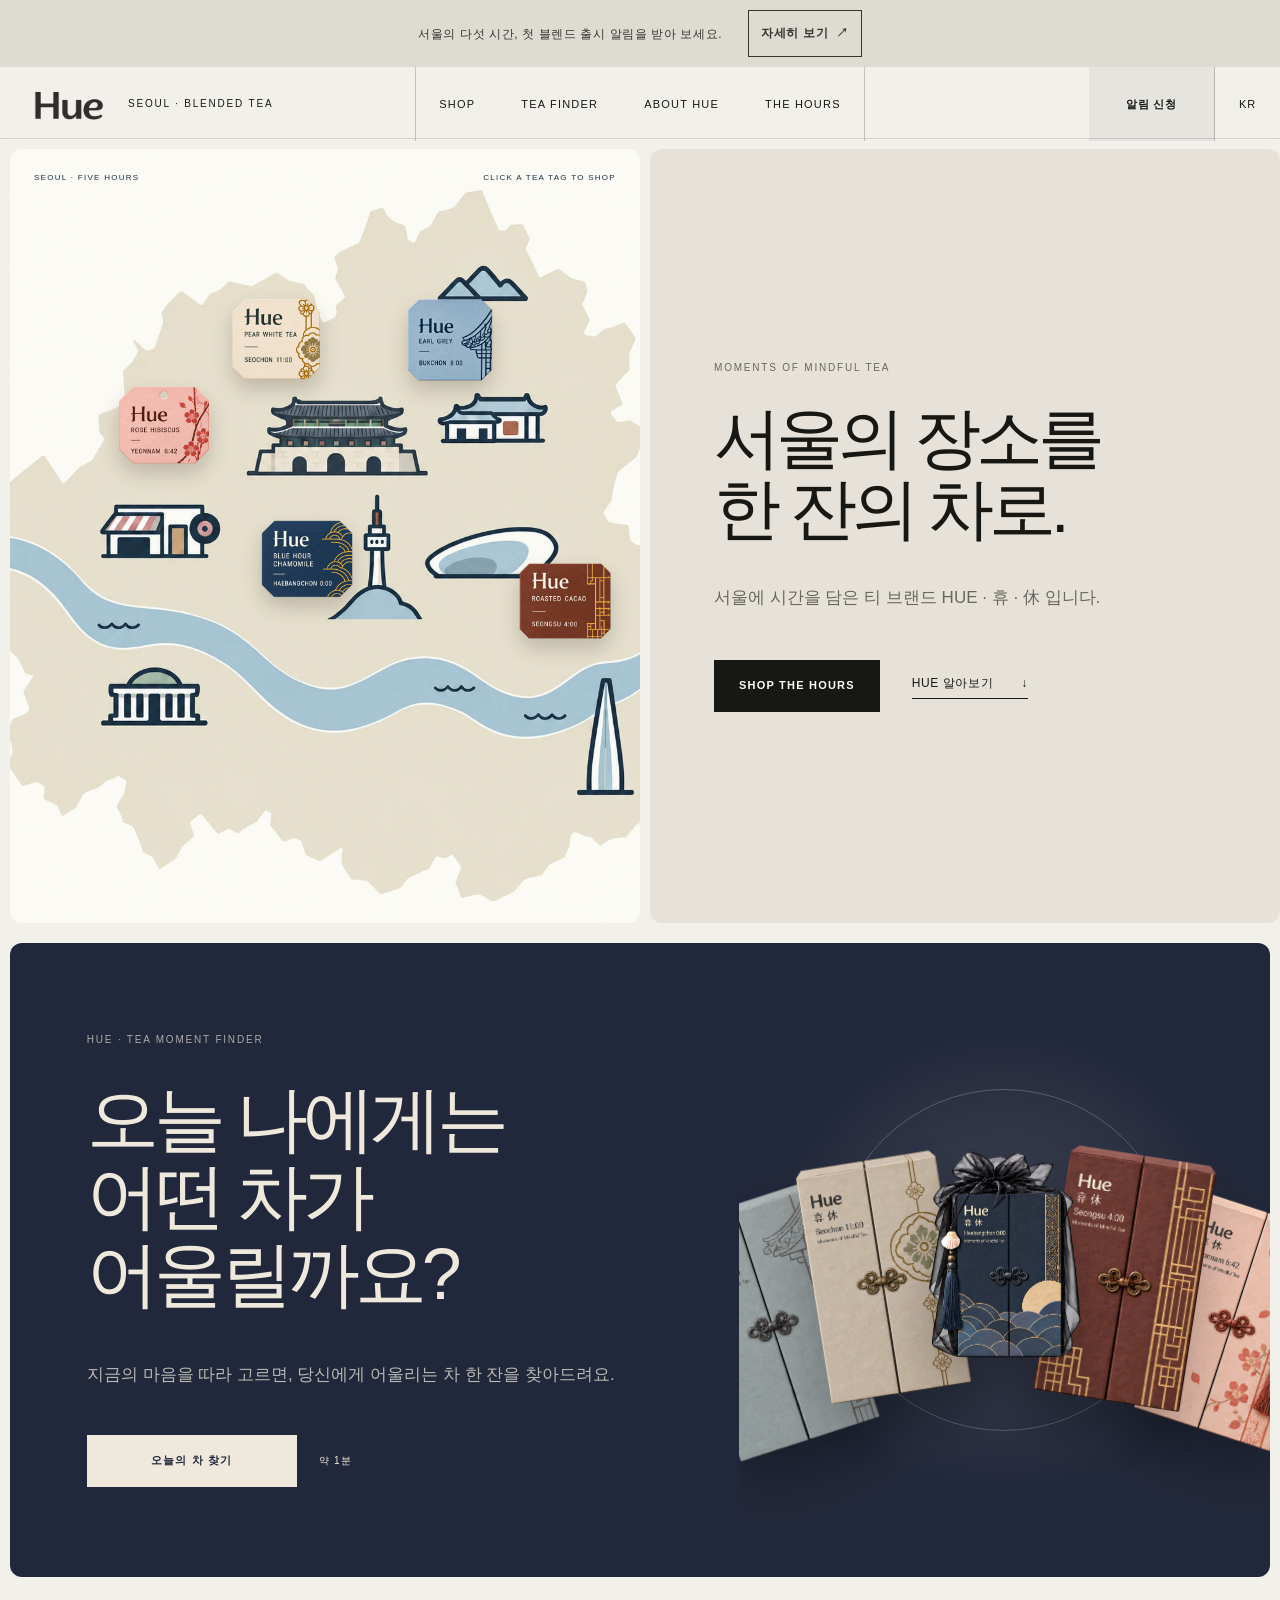
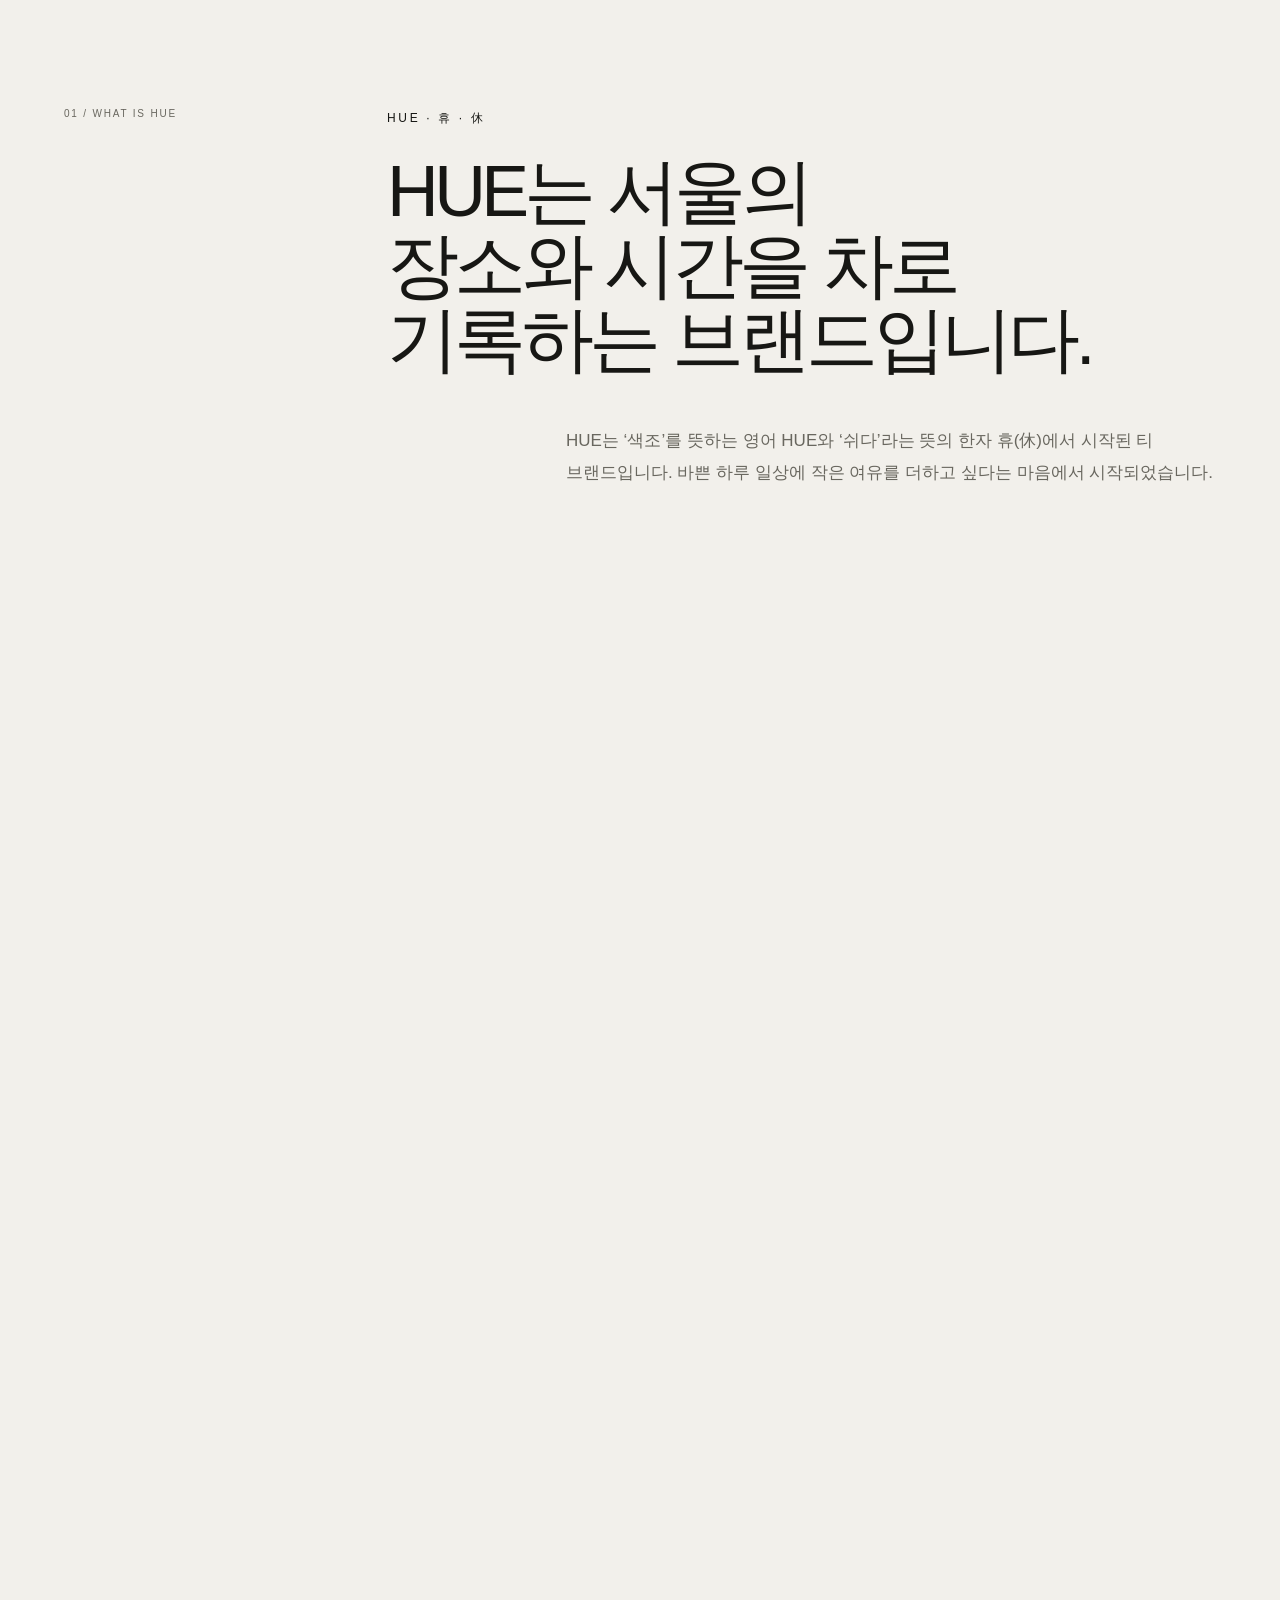
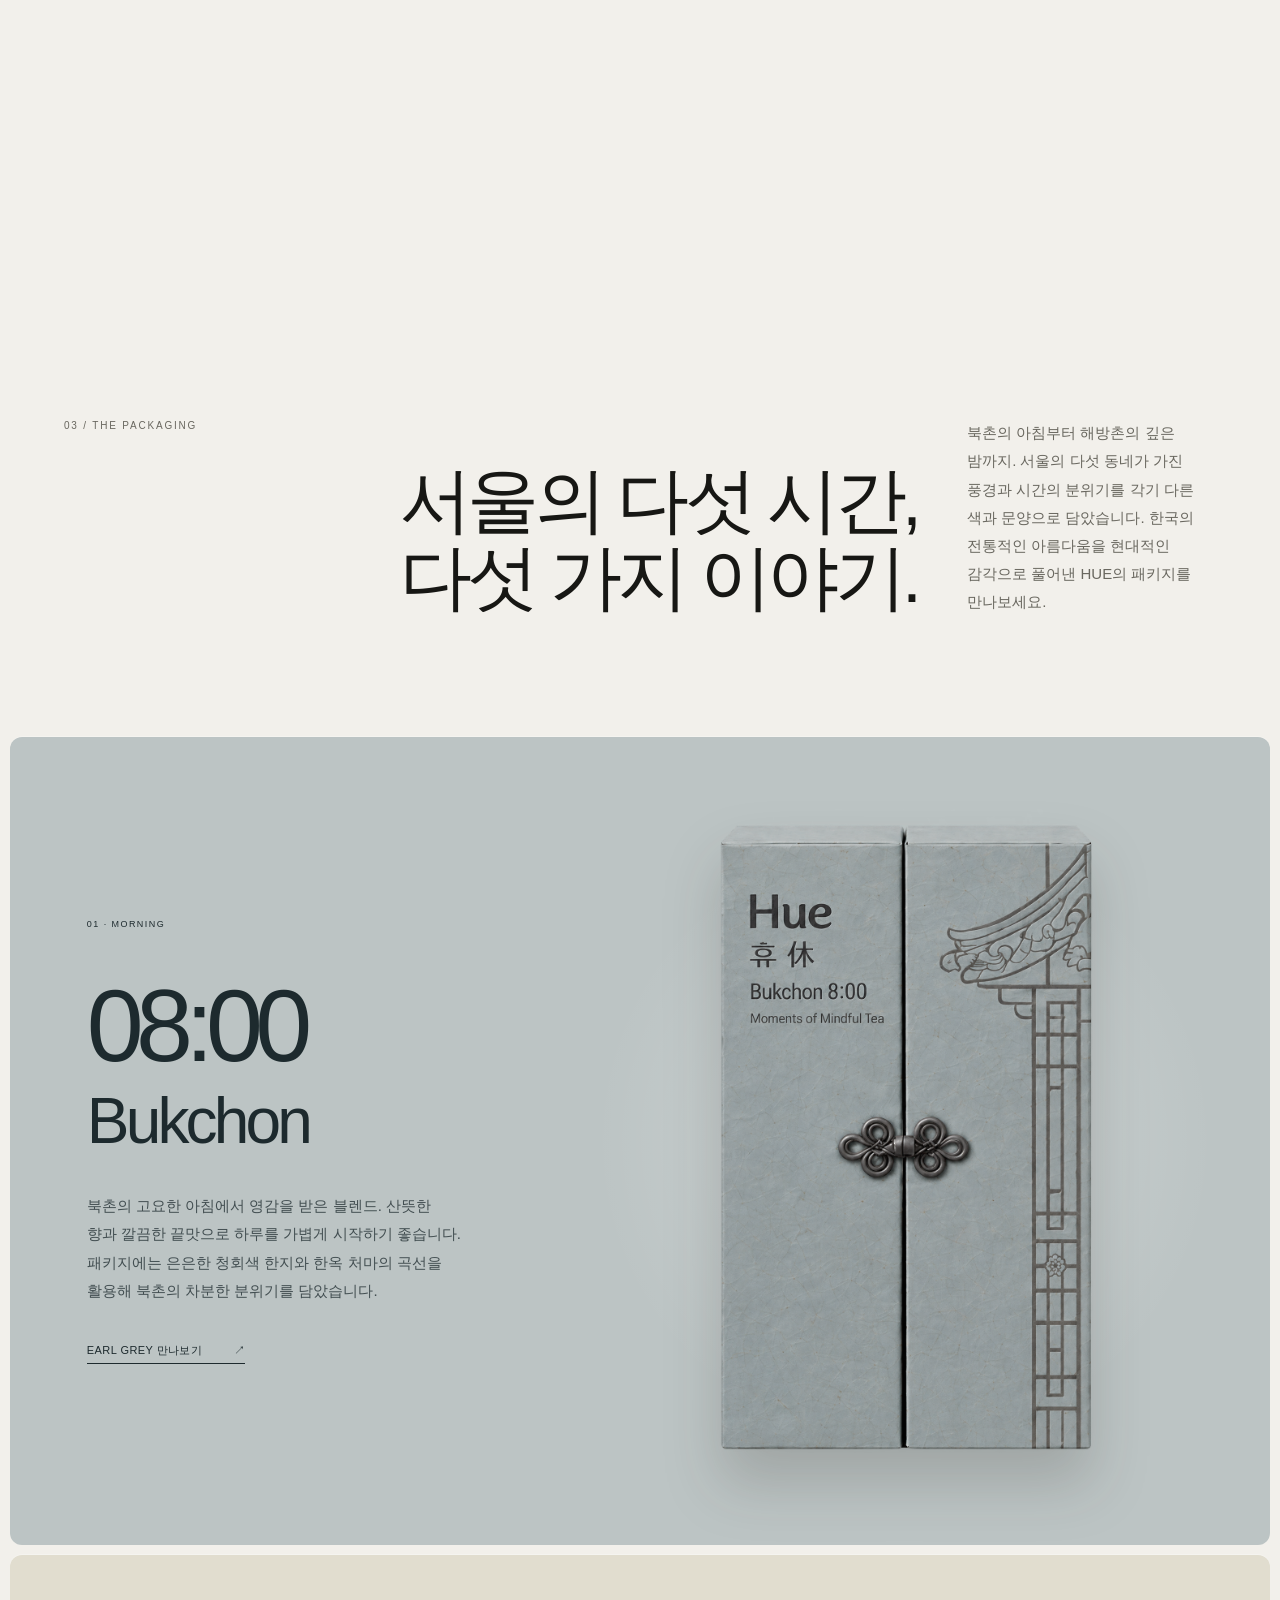
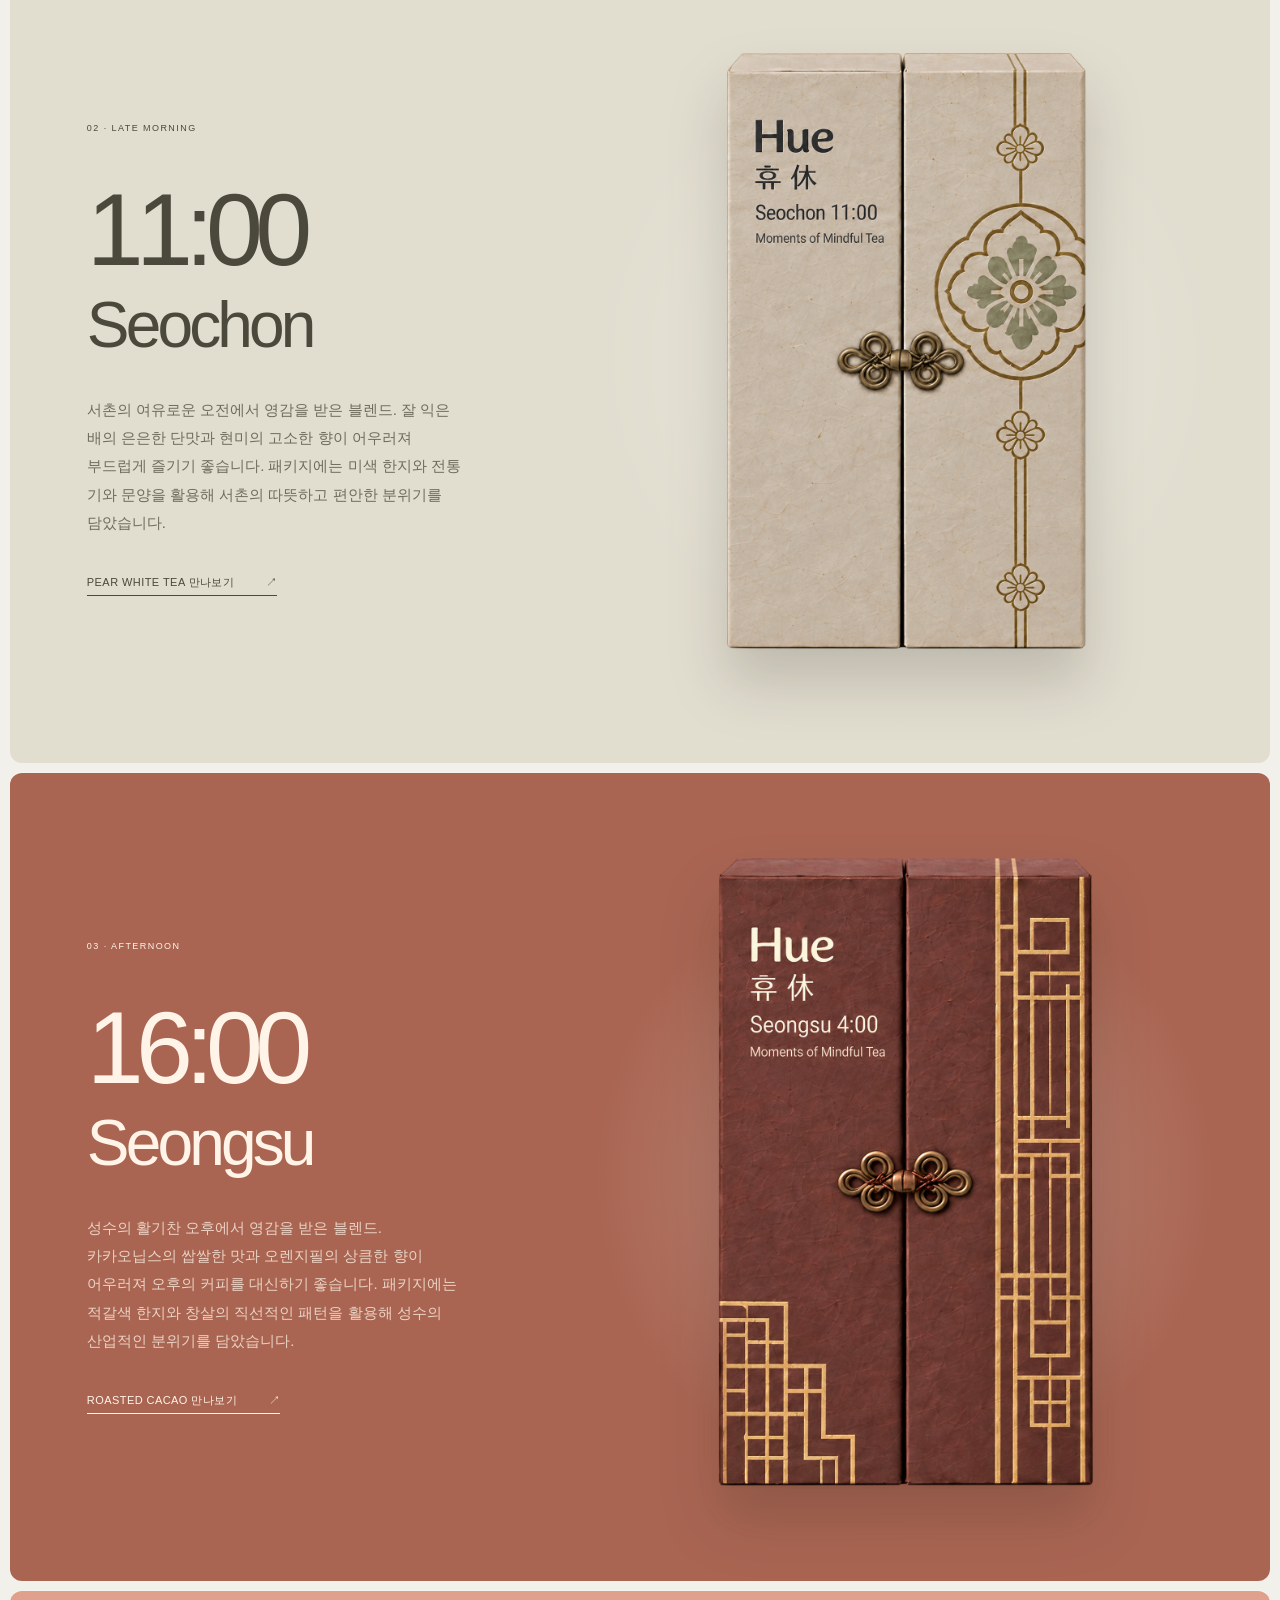
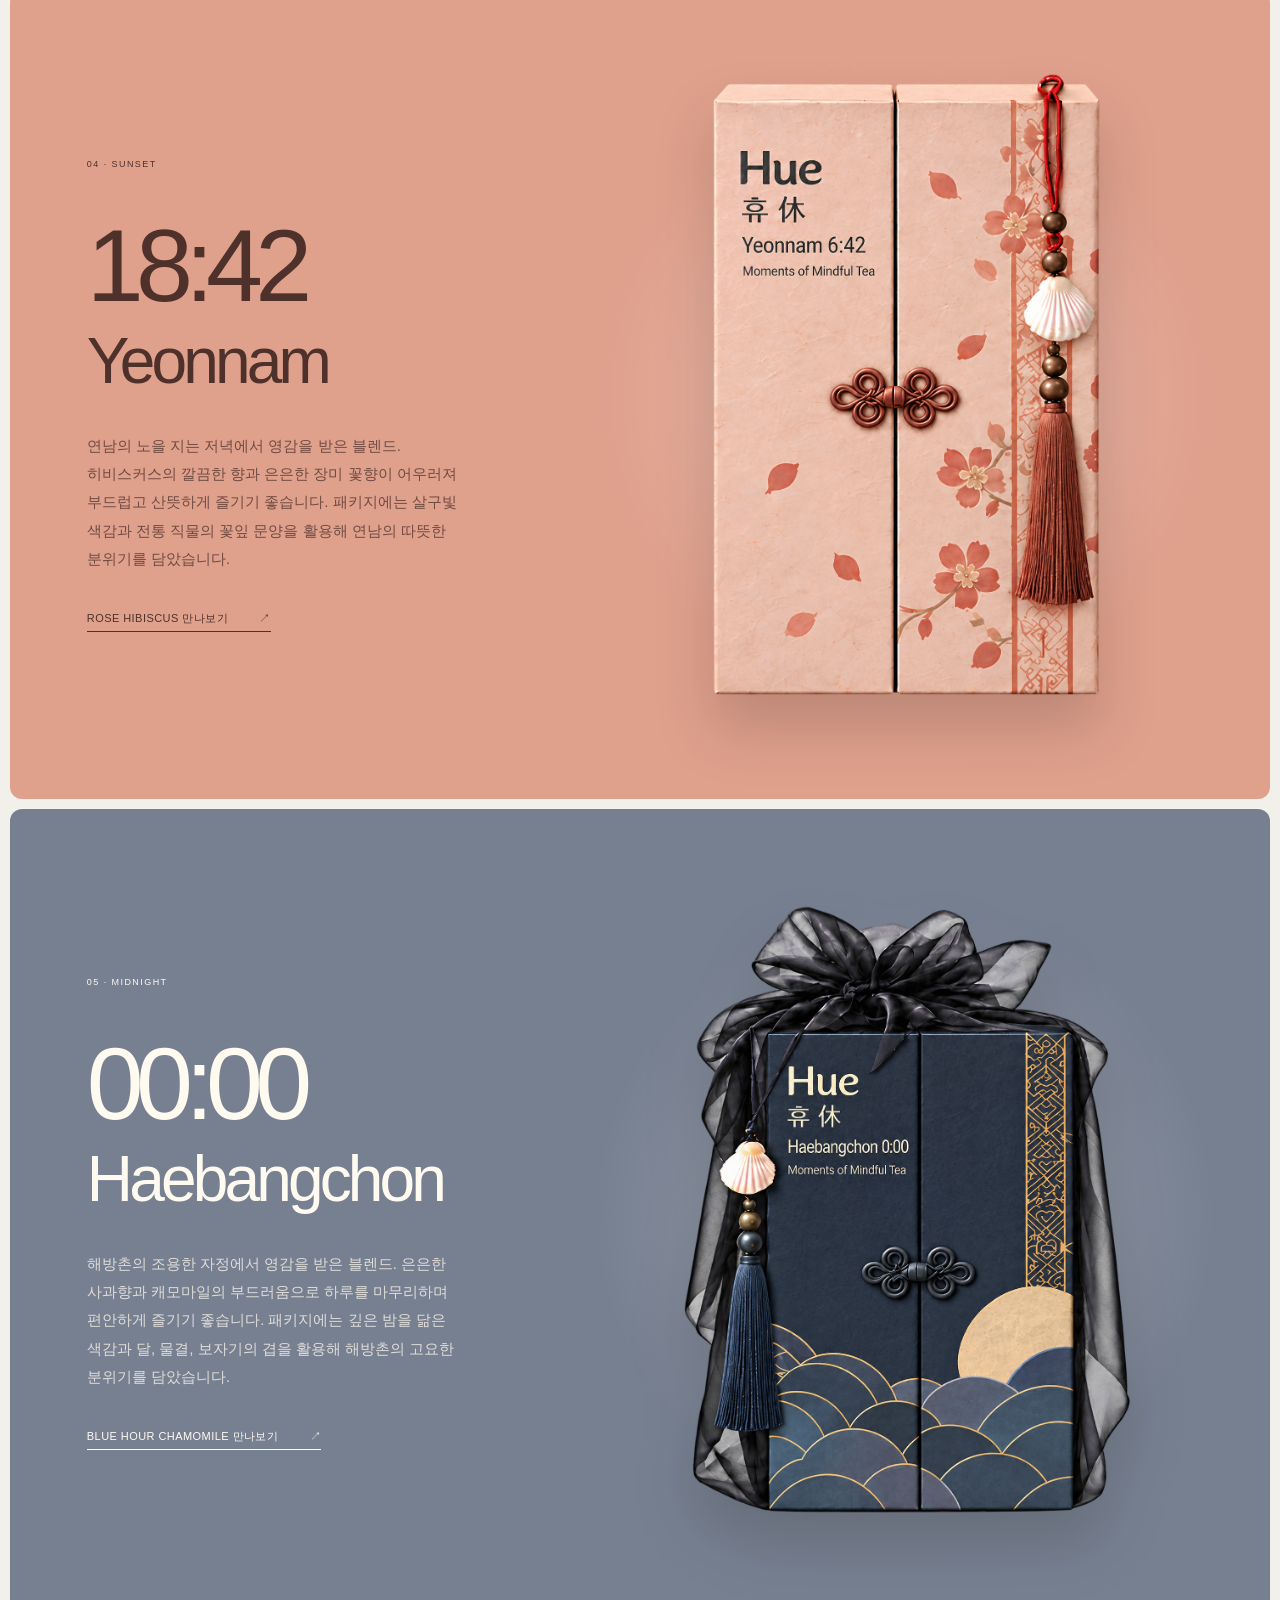
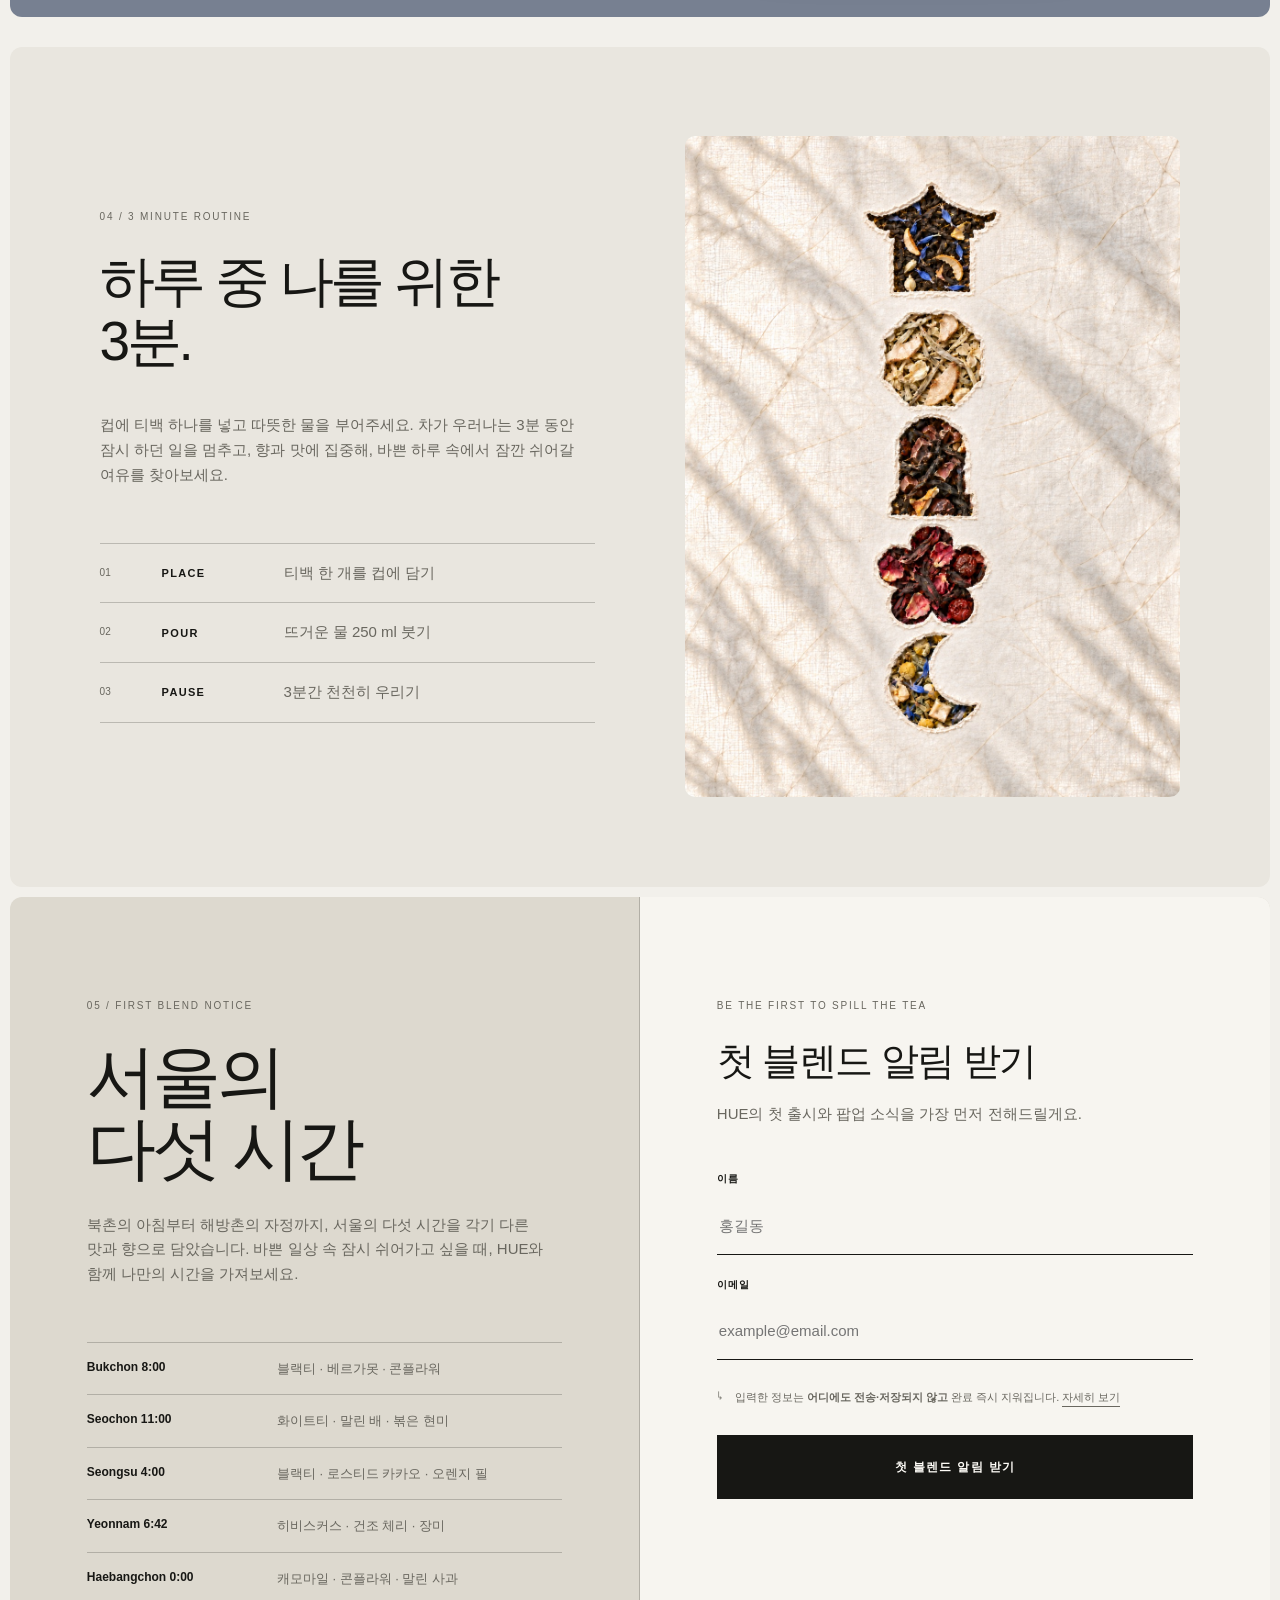
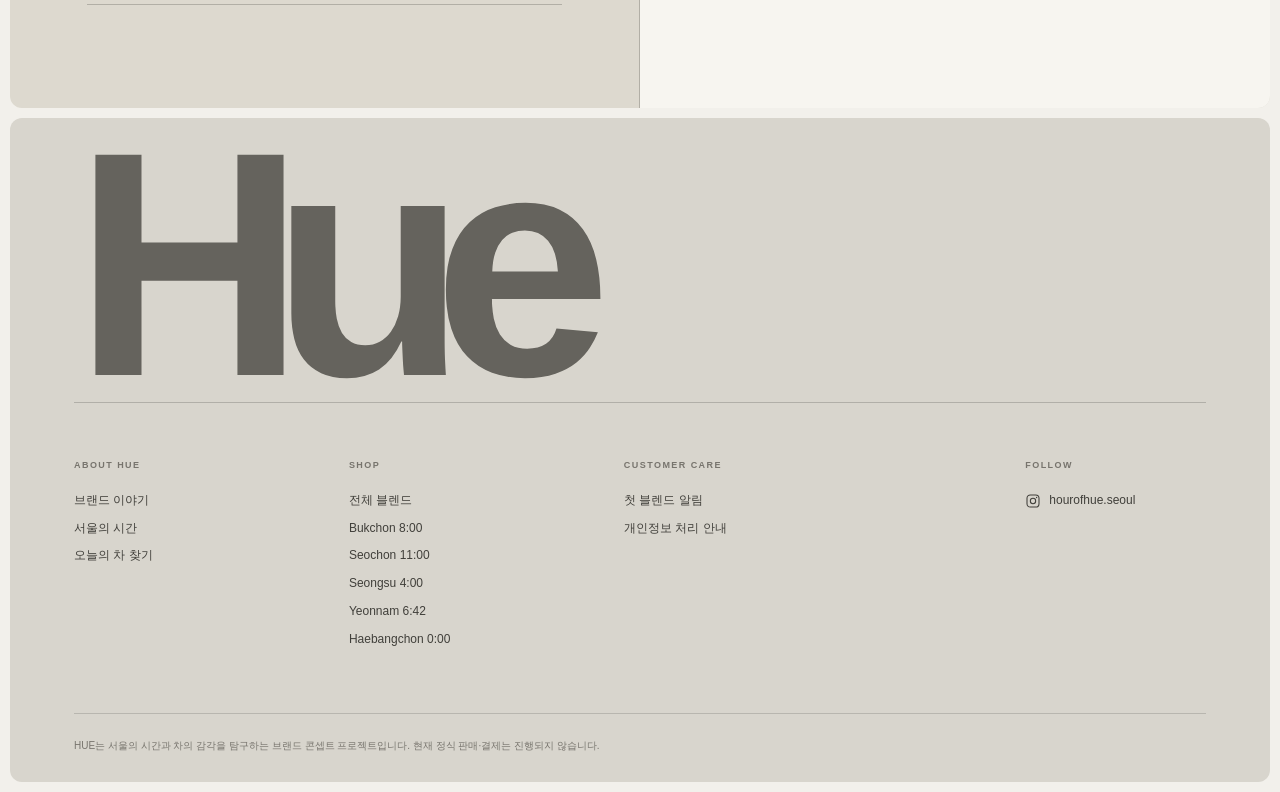
<file: index.html>
<!doctype html>
<html lang="ko">
<head>
  <meta charset="utf-8">
<!-- Google Tag Manager -->
<script>(function(w,d,s,l,i){w[l]=w[l]||[];w[l].push({'gtm.start':
new Date().getTime(),event:'gtm.js'});var f=d.getElementsByTagName(s)[0],
j=d.createElement(s),dl=l!='dataLayer'?'&l='+l:'';j.async=true;j.src=
'https://www.googletagmanager.com/gtm.js?id='+i+dl;f.parentNode.insertBefore(j,f);
})(window,document,'script','dataLayer','GTM-KGVRGNJ7');</script>
<!-- End Google Tag Manager -->
<!-- Google tag (gtag.js) -->
<script async src="https://www.googletagmanager.com/gtag/js?id=G-9V186XR4K6"></script>
<script>
  window.dataLayer = window.dataLayer || [];
  function gtag(){dataLayer.push(arguments);}
  gtag('js', new Date());
  gtag('config', 'G-9V186XR4K6');
</script>
  <meta name="viewport" content="width=device-width, initial-scale=1">
  <meta name="theme-color" content="#f2f0eb">
  <title>HUE 휴 | 서울의 시간을 우려내다</title>
  <meta name="description" content="서울의 시간과 색을 차로 기록하는 티 브랜드 HUE 휴.">
  <meta property="og:type" content="website">
  <meta property="og:title" content="HUE 휴 | 서울의 시간을 우려내다">
  <meta property="og:description" content="서울의 다섯 동네, 다섯 시간, 다섯 가지 차.">
  <meta property="og:image" content="assets/images/place-bukchon.jpg">
  <link rel="icon" type="image/png" href="assets/images/hue-symbol-dark.png?v=20261102">
  <link rel="stylesheet" href="styles.css?v=20261102-typeflow-4">
  <script src="assets/lead-log.js"></script>
  <script src="app.js?v=20261102-quotes" defer></script>
  <script src="analytics.js?v=20261029-events" defer></script>
</head>
<body class="home-page">
<!-- Google Tag Manager (noscript) -->
<noscript><iframe src="https://www.googletagmanager.com/ns.html?id=GTM-KGVRGNJ7"
height="0" width="0" style="display:none;visibility:hidden"></iframe></noscript>
<!-- End Google Tag Manager (noscript) -->
  <a class="skip-link" href="#main">본문으로 바로가기</a>

  <div class="announcement">
    <p>서울의 다섯 시간, 첫 블렌드 출시 알림을 받아 보세요.</p>
    <a href="#apply-form" data-apply-link>자세히 보기 <span aria-hidden="true">↗</span></a>
  </div>

  <header class="site-header" data-header>
    <a class="brand" href="index.html" aria-label="HUE 홈">
      <img src="assets/images/hue-logo-dark.png" alt="HUE">
      <span>SEOUL · BLENDED TEA</span>
    </a>
    <button class="menu-toggle" type="button" aria-expanded="false" aria-controls="site-nav"><span></span><span></span><span class="sr-only">메뉴 열기</span></button>
    <nav class="site-nav" id="site-nav" aria-label="주요 메뉴">
      <a href="shop.html">SHOP</a>
      <a href="tea-finder.html">TEA FINDER</a>
      <a href="#about">ABOUT HUE</a>
      <a href="#collection">THE HOURS</a>
    </nav>
    <div class="header-tools"><a href="#apply-form" data-apply-link>알림 신청</a><span aria-hidden="true">KR</span></div>
  </header>

  <main id="main">
    <section class="brand-hero">
      <div class="brand-hero-map is-illustrated-map reveal" aria-label="서울의 다섯 동네에서 HUE 블렌드를 고르는 지도">
        <div class="map-meta"><span>SEOUL · FIVE HOURS</span><span>CLICK A TEA TAG TO SHOP</span></div>
        <img class="seoul-map" src="assets/images/hue-seoul-map-clean.webp?v=20261102" alt="" aria-hidden="true">

        <div class="map-marker-layer">
          <a class="map-marker marker-yeonnam" href="product.html?blend=yeonnam" data-cursor="SHOP" aria-label="연남 6시 42분 Rose Hibiscus 쇼핑하기">
            <img src="assets/images/tag-yeonnam.png" alt="" aria-hidden="true">
          </a>
          <a class="map-marker marker-seochon" href="product.html?blend=seochon" data-cursor="SHOP" aria-label="서촌 11시 Pear White Tea 쇼핑하기">
            <img src="assets/images/tag-seochon.png" alt="" aria-hidden="true">
          </a>
          <a class="map-marker marker-bukchon" href="product.html?blend=bukchon" data-cursor="SHOP" aria-label="북촌 8시 Earl Grey 쇼핑하기">
            <img src="assets/images/tag-bukchon.png" alt="" aria-hidden="true">
          </a>
          <a class="map-marker marker-seongsu" href="product.html?blend=seongsu" data-cursor="SHOP" aria-label="성수 4시 Roasted Cacao 쇼핑하기">
            <img src="assets/images/tag-seongsu.png" alt="" aria-hidden="true">
          </a>
          <a class="map-marker marker-haebangchon" href="product.html?blend=haebangchon" data-cursor="SHOP" aria-label="해방촌 자정 Blue Hour Chamomile 쇼핑하기">
            <img src="assets/images/tag-haebangchon.png" alt="" aria-hidden="true">
          </a>
        </div>
      </div>
      <div class="brand-hero-copy reveal">
        <p class="eyebrow">MOMENTS OF MINDFUL TEA</p>
        <h1>서울의 장소를 한 잔의 차로.</h1>
        <p>서울에 시간을 담은 티 브랜드 HUE · 휴 · 休 입니다.</p>
        <div class="hero-actions">
          <a class="button button-dark" href="shop.html" data-cursor="SHOP">SHOP THE HOURS</a>
          <a class="text-link" href="#about">HUE 알아보기 <span aria-hidden="true">↓</span></a>
        </div>
      </div>
    </section>

    <section class="finder-callout reveal" aria-labelledby="finder-callout-title">
      <div class="finder-callout-copy">
        <p class="eyebrow">HUE · TEA MOMENT FINDER</p>
        <h2 id="finder-callout-title"><span>오늘 나에게는</span><span>어떤 차가 어울릴까요?</span></h2>
        <p>지금의 마음을 따라 고르면, 당신에게 어울리는 차 한 잔을 찾아드려요.</p>
        <div class="finder-callout-actions">
          <a class="button" href="tea-finder.html" data-cursor="FIND">오늘의 차 찾기</a>
          <span>약 1분</span>
        </div>
      </div>
      <div class="finder-callout-visual" aria-hidden="true">
        <img src="assets/images/pack-bukchon.png" alt="">
        <img src="assets/images/pack-seochon.png" alt="">
        <img src="assets/images/pack-haebangchon.png" alt="">
        <img src="assets/images/pack-seongsu.png" alt="">
        <img src="assets/images/pack-yeonnam.png" alt="">
      </div>
    </section>

    <section class="brand-note section-pad reveal" id="about">
      <p class="section-index">01 / WHAT IS HUE</p>
      <div>
        <p class="brand-note-kicker">HUE · 휴 · 休</p>
        <h2>HUE는 서울의 장소와 시간을 차로 기록하는 브랜드입니다.</h2>
        <p>HUE는 ‘색조’를 뜻하는 영어 HUE와 ‘쉬다’라는 뜻의 한자 휴(休)에서 시작된 티 브랜드입니다. 바쁜 하루 일상에 작은 여유를 더하고 싶다는 마음에서 시작되었습니다.</p>
      </div>
    </section>

    <section class="brand-values">
      <figure class="brand-values-media reveal">
        <img src="assets/images/editorial-hanbok.jpg" alt="겹겹의 한복 원단과 섬세한 꽃 자수">
      </figure>
      <div class="brand-values-copy reveal">
        <p class="section-index">02 / WHAT WE PURSUE</p>
        <h2>서울 속에서 찾는 나다움.</h2>
        <p>전통과 현대가 공존하는 서울에서 영감을 받아, 한국적인 아름다움을 오늘의 일상에 자연스럽게 녹여냅니다.</p>
        <dl class="value-list">
          <div><dt>TIME AS FLAVOR</dt><dd>장소와 시간에 어울리는 블렌드의 맛과 향을 만들었습니다.</dd></div>
          <div><dt>KOREAN MATERIALITY</dt><dd>한국적 요소를 한지의 결, 보자기의 겹, 전통 문양으로 담아 패키징에 현대적인 촉감으로 옮겼습니다.</dd></div>
          <div><dt>MINDFUL UTILITY</dt><dd>단 3분이면 충분한, 반복할 수 있는 나만의 휴식 루틴을 만듭니다</dd></div>
        </dl>
      </div>
    </section>

    <section class="shop-callout reveal" aria-label="HUE 블렌드 쇼핑">
      <div>
        <p class="eyebrow">SHOP BY INGREDIENT</p>
        <h2>원료와 향을 살펴보고, 나에게 어울리는 한 잔을 골라보세요.</h2>
      </div>
      <a class="button button-line" href="shop.html" data-cursor="SHOP">SHOP ALL BLENDS <span>↗</span></a>
    </section>

    <section class="packaging-intro section-pad" id="collection">
      <p class="section-index">03 / THE PACKAGING</p>
      <div>
        <h2><span>서울의 다섯 시간,</span><span>다섯 가지 이야기.</span></h2>
        <p>북촌의 아침부터 해방촌의 깊은 밤까지. 서울의 다섯 동네가 가진 풍경과 시간의 분위기를 각기 다른 색과 문양으로 담았습니다. 한국의 전통적인 아름다움을 현대적인 감각으로 풀어낸 HUE의 패키지를 만나보세요.</p>
      </div>
    </section>

    <section class="pack-chapters" aria-label="HUE 다섯 패키지">
      <article class="pack-chapter" style="--chapter-bg:#bcc4c4;--chapter-ink:#1d2a2e">
        <div class="pack-chapter-copy reveal">
          <span>01 · MORNING</span>
          <p class="pack-time">08:00</p>
          <h3>Bukchon</h3>
          <p>북촌의 고요한 아침에서 영감을 받은 블렌드. 산뜻한 향과 깔끔한 끝맛으로 하루를 가볍게 시작하기 좋습니다. 패키지에는 은은한 청회색 한지와 한옥 처마의 곡선을 활용해 북촌의 차분한 분위기를 담았습니다.</p>
          <a href="product.html?blend=bukchon" data-cursor="VIEW">EARL GREY 만나보기 <span>↗</span></a>
        </div>
        <a class="pack-chapter-visual" href="product.html?blend=bukchon" data-cursor="VIEW"><img src="assets/images/pack-bukchon.png" alt="HUE Bukchon 8:00 Earl Grey 패키지" loading="eager"></a>
      </article>

      <article class="pack-chapter" style="--chapter-bg:#e1ddcf;--chapter-ink:#4b493b">
        <div class="pack-chapter-copy reveal">
          <span>02 · LATE MORNING</span>
          <p class="pack-time">11:00</p>
          <h3>Seochon</h3>
          <p>서촌의 여유로운 오전에서 영감을 받은 블렌드. 잘 익은 배의 은은한 단맛과 현미의 고소한 향이 어우러져 부드럽게 즐기기 좋습니다. 패키지에는 미색 한지와 전통 기와 문양을 활용해 서촌의 따뜻하고 편안한 분위기를 담았습니다.</p>
          <a href="product.html?blend=seochon" data-cursor="VIEW">PEAR WHITE TEA 만나보기 <span>↗</span></a>
        </div>
        <a class="pack-chapter-visual" href="product.html?blend=seochon" data-cursor="VIEW"><img src="assets/images/pack-seochon.png" alt="HUE Seochon 11:00 Pear White Tea 패키지" loading="lazy"></a>
      </article>

      <article class="pack-chapter" style="--chapter-bg:#a96552;--chapter-ink:#fff4e7">
        <div class="pack-chapter-copy reveal">
          <span>03 · AFTERNOON</span>
          <p class="pack-time">16:00</p>
          <h3>Seongsu</h3>
          <p>성수의 활기찬 오후에서 영감을 받은 블렌드. 카카오닙스의 쌉쌀한 맛과 오렌지필의 상큼한 향이 어우러져 오후의 커피를 대신하기 좋습니다. 패키지에는 적갈색 한지와 창살의 직선적인 패턴을 활용해 성수의 산업적인 분위기를 담았습니다.</p>
          <a href="product.html?blend=seongsu" data-cursor="VIEW">ROASTED CACAO 만나보기 <span>↗</span></a>
        </div>
        <a class="pack-chapter-visual" href="product.html?blend=seongsu" data-cursor="VIEW"><img src="assets/images/pack-seongsu.png" alt="HUE Seongsu 4:00 Roasted Cacao 패키지" loading="lazy"></a>
      </article>

      <article class="pack-chapter" style="--chapter-bg:#dfa08c;--chapter-ink:#4e312b">
        <div class="pack-chapter-copy reveal">
          <span>04 · SUNSET</span>
          <p class="pack-time">18:42</p>
          <h3>Yeonnam</h3>
          <p>연남의 노을 지는 저녁에서 영감을 받은 블렌드. 히비스커스의 깔끔한 향과 은은한 장미 꽃향이 어우러져 부드럽고 산뜻하게 즐기기 좋습니다. 패키지에는 살구빛 색감과 전통 직물의 꽃잎 문양을 활용해 연남의 따뜻한 분위기를 담았습니다.</p>
          <a href="product.html?blend=yeonnam" data-cursor="VIEW">ROSE HIBISCUS 만나보기 <span>↗</span></a>
        </div>
        <a class="pack-chapter-visual" href="product.html?blend=yeonnam" data-cursor="VIEW"><img src="assets/images/pack-yeonnam.png" alt="HUE Yeonnam 6:42 Rose Hibiscus 패키지" loading="lazy"></a>
      </article>

      <article class="pack-chapter" style="--chapter-bg:#778091;--chapter-ink:#fffaf0">
        <div class="pack-chapter-copy reveal">
          <span>05 · MIDNIGHT</span>
          <p class="pack-time">00:00</p>
          <h3>Haebangchon</h3>
          <p>해방촌의 조용한 자정에서 영감을 받은 블렌드. 은은한 사과향과 캐모마일의 부드러움으로 하루를 마무리하며 편안하게 즐기기 좋습니다. 패키지에는 깊은 밤을 닮은 색감과 달, 물결, 보자기의 겹을 활용해 해방촌의 고요한 분위기를 담았습니다.</p>
          <a href="product.html?blend=haebangchon" data-cursor="VIEW">BLUE HOUR CHAMOMILE 만나보기 <span>↗</span></a>
        </div>
        <a class="pack-chapter-visual" href="product.html?blend=haebangchon" data-cursor="VIEW"><img src="assets/images/pack-haebangchon.png" alt="HUE Haebangchon 0:00 Blue Hour Chamomile 패키지" loading="lazy"></a>
      </article>
    </section>

    <section class="ritual ritual-light section-pad" id="ritual">
      <div class="ritual-copy reveal">
        <p class="section-index">04 / 3 MINUTE ROUTINE</p>
        <h2><span>하루 중 나를 위한</span><span>3분.</span></h2>
        <p>컵에 티백 하나를 넣고 따뜻한 물을 부어주세요. 차가 우러나는 3분 동안 잠시 하던 일을 멈추고, 향과 맛에 집중해, 바쁜 하루 속에서 잠깐 쉬어갈 여유를 찾아보세요.</p>
        <ol class="ritual-steps">
          <li><span>01</span><strong>PLACE</strong><em>티백 한 개를 컵에 담기</em></li>
          <li><span>02</span><strong>POUR</strong><em>뜨거운 물 250 ml 붓기</em></li>
          <li><span>03</span><strong>PAUSE</strong><em>3분간 천천히 우리기</em></li>
        </ol>
      </div>
      <figure class="ritual-image reveal"><img src="assets/images/five-flavors.jpg" alt="다섯 가지 HUE 블렌드의 재료와 티백 모티프" loading="lazy"></figure>
    </section>

    <section class="apply" id="apply" aria-labelledby="apply-title">
      <div class="apply-copy reveal">
        <p class="section-index">05 / FIRST BLEND NOTICE</p>
        <h2 id="apply-title">서울의 다섯 시간</h2>
        <p>북촌의 아침부터 해방촌의 자정까지, 서울의 다섯 시간을 각기 다른 맛과 향으로 담았습니다. 바쁜 일상 속 잠시 쉬어가고 싶을 때, HUE와 함께 나만의 시간을 가져보세요.</p>
        <dl class="blend-list">
          <div><dt>Bukchon 8:00</dt><dd>블랙티 · 베르가못 · 콘플라워</dd></div>
          <div><dt>Seochon 11:00</dt><dd>화이트티 · 말린 배 · 볶은 현미</dd></div>
          <div><dt>Seongsu 4:00</dt><dd>블랙티 · 로스티드 카카오 · 오렌지 필</dd></div>
          <div><dt>Yeonnam 6:42</dt><dd>히비스커스 · 건조 체리 · 장미</dd></div>
          <div><dt>Haebangchon 0:00</dt><dd>캐모마일 · 콘플라워 · 말린 사과</dd></div>
        </dl>
      </div>
      <div class="apply-form-wrap reveal" id="apply-form">
        <p class="eyebrow">BE THE FIRST TO SPILL THE TEA</p>
        <h3>첫 블렌드 알림 받기</h3>
        <p>HUE의 첫 출시와 팝업 소식을 가장 먼저 전해드릴게요.</p>
        <form id="lead-form" action="result.html" method="get" autocomplete="off" novalidate>
          <label class="field"><span>이름</span><input id="f-name" name="name" type="text" required maxlength="20" placeholder="홍길동"></label>
          <label class="field"><span>이메일</span><input id="f-contact" name="email" type="email" required placeholder="example@email.com"></label>
          <div class="safe-note"><span aria-hidden="true">↳</span><p>입력한 정보는 <strong>어디에도 전송·저장되지 않고</strong> 완료 즉시 지워집니다. <button type="button" data-privacy-open>자세히 보기</button></p></div>
          <button class="button button-dark submit" type="submit">첫 블렌드 알림 받기</button>
        </form>
      </div>
    </section>
  </main>

  <footer class="site-footer">
    <div class="footer-wordmark">Hue</div>
    <div class="footer-links">
      <div><strong>ABOUT HUE</strong><a href="#about">브랜드 이야기</a><a href="#collection">서울의 시간</a><a href="tea-finder.html">오늘의 차 찾기</a></div>
      <div><strong>SHOP</strong><a href="shop.html">전체 블렌드</a><a href="product.html?blend=bukchon">Bukchon 8:00</a><a href="product.html?blend=seochon">Seochon 11:00</a><a href="product.html?blend=seongsu">Seongsu 4:00</a><a href="product.html?blend=yeonnam">Yeonnam 6:42</a><a href="product.html?blend=haebangchon">Haebangchon 0:00</a></div>
      <div><strong>CUSTOMER CARE</strong><a href="#apply-form" data-apply-link>첫 블렌드 알림</a><button type="button" data-privacy-open>개인정보 처리 안내</button></div>
      <div><strong>FOLLOW</strong><a class="instagram-link" href="https://www.instagram.com/hourofhue.seoul/" target="_blank" rel="noreferrer" aria-label="HUE Instagram 새 창에서 열기"><svg viewBox="0 0 24 24" aria-hidden="true"><rect x="3" y="3" width="18" height="18" rx="5"/><circle cx="12" cy="12" r="4"/><circle cx="17.4" cy="6.7" r="1" class="is-filled"/></svg><span>hourofhue.seoul</span></a></div>
    </div>
    <p class="footer-note">HUE는 서울의 시간과 차의 감각을 탐구하는 브랜드 콘셉트 프로젝트입니다. 현재 정식 판매·결제는 진행되지 않습니다.</p>
  </footer>

  <div class="modal" id="privacy-modal" role="dialog" aria-modal="true" aria-labelledby="privacy-title" aria-hidden="true">
    <div class="modal-backdrop" data-privacy-close></div>
    <div class="modal-box" role="document">
      <button class="modal-close" type="button" data-privacy-close aria-label="개인정보 처리 안내 닫기">×</button>
      <p class="eyebrow">PRIVACY NOTICE</p>
      <h2 id="privacy-title">개인정보 처리 안내</h2>
      <ol>
        <li><strong>입력하신 정보는 저장하지 않습니다.</strong> 서버, 데이터베이스, 이메일, 외부 서비스 어디로도 전송되지 않습니다.</li>
        <li>입력값은 이 브라우저 화면에만 잠시 머물며, 완료 버튼을 누르는 즉시 화면에서 지워집니다.</li>
        <li>페이지 제작자와 강사를 포함한 누구도 입력값을 볼 수 없습니다.</li>
        <li>Google Analytics를 통해 페이지 조회, 기기·브라우저 정보 등 익명 이용 통계를 수집할 수 있습니다. 폼에 입력한 이름과 이메일은 Google Analytics에 전송하지 않습니다.</li>
      </ol>
      <label class="privacy-agree"><input type="checkbox" id="privacy-agree"> 위 내용을 확인했으며, 입력값이 저장되지 않고 즉시 파기된다는 점에 동의합니다.</label>
      <div class="modal-actions"><button class="button button-line" type="button" data-privacy-close>닫기</button><button class="button button-dark" type="button" id="privacy-ok" disabled>확인했습니다</button></div>
    </div>
  </div>
</body>
</html>
</file>
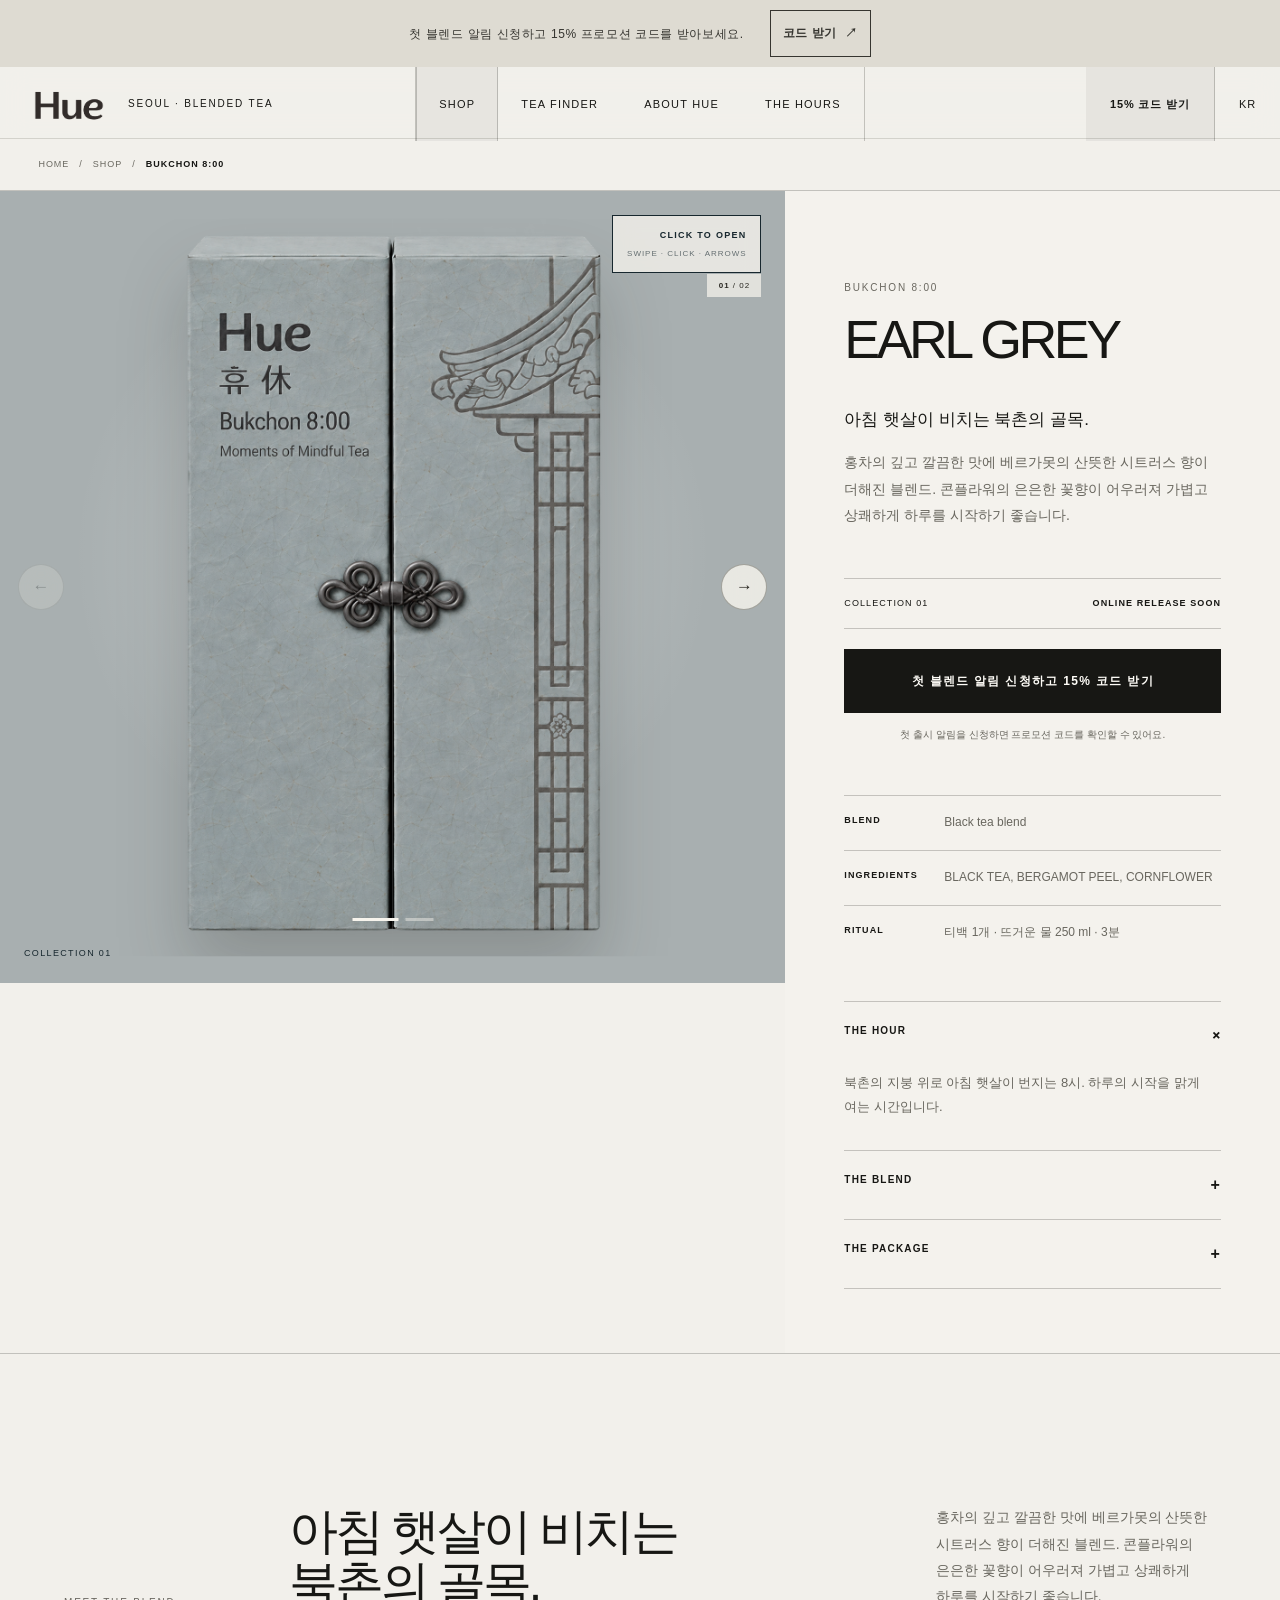
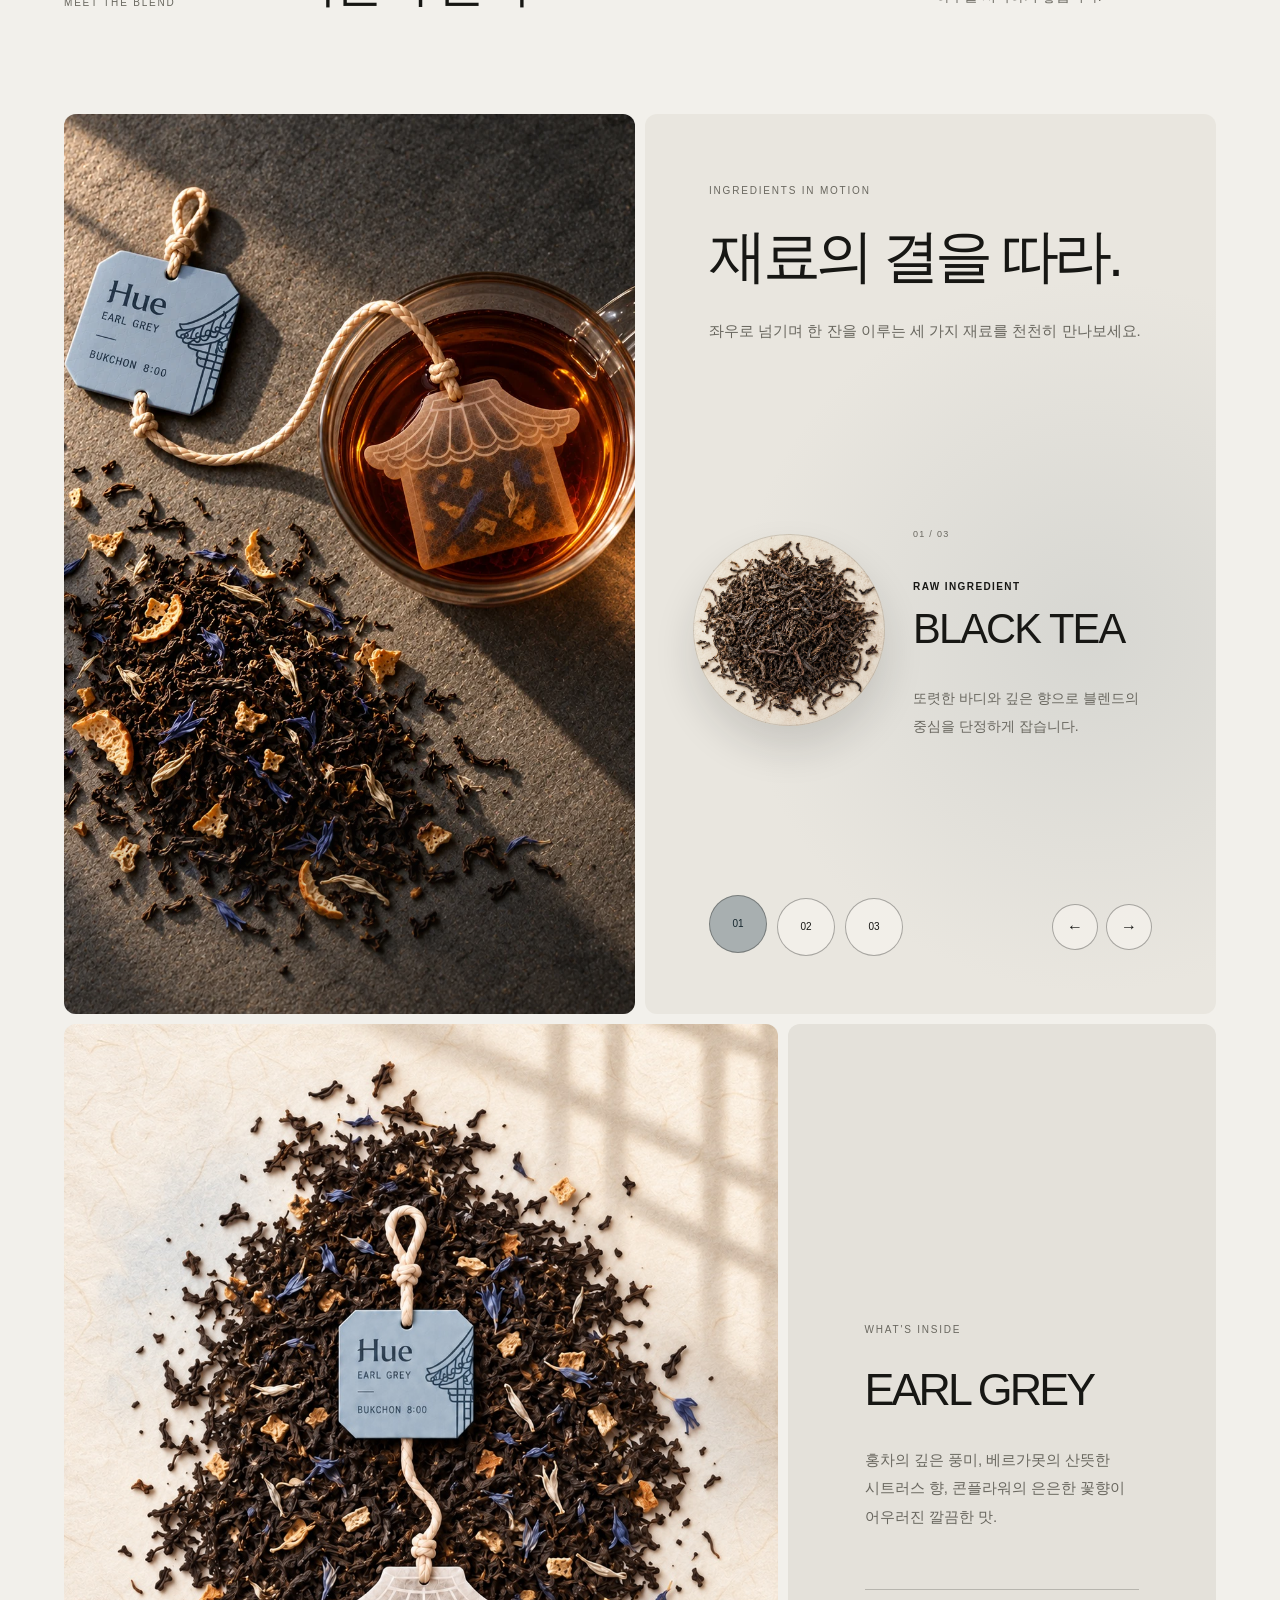
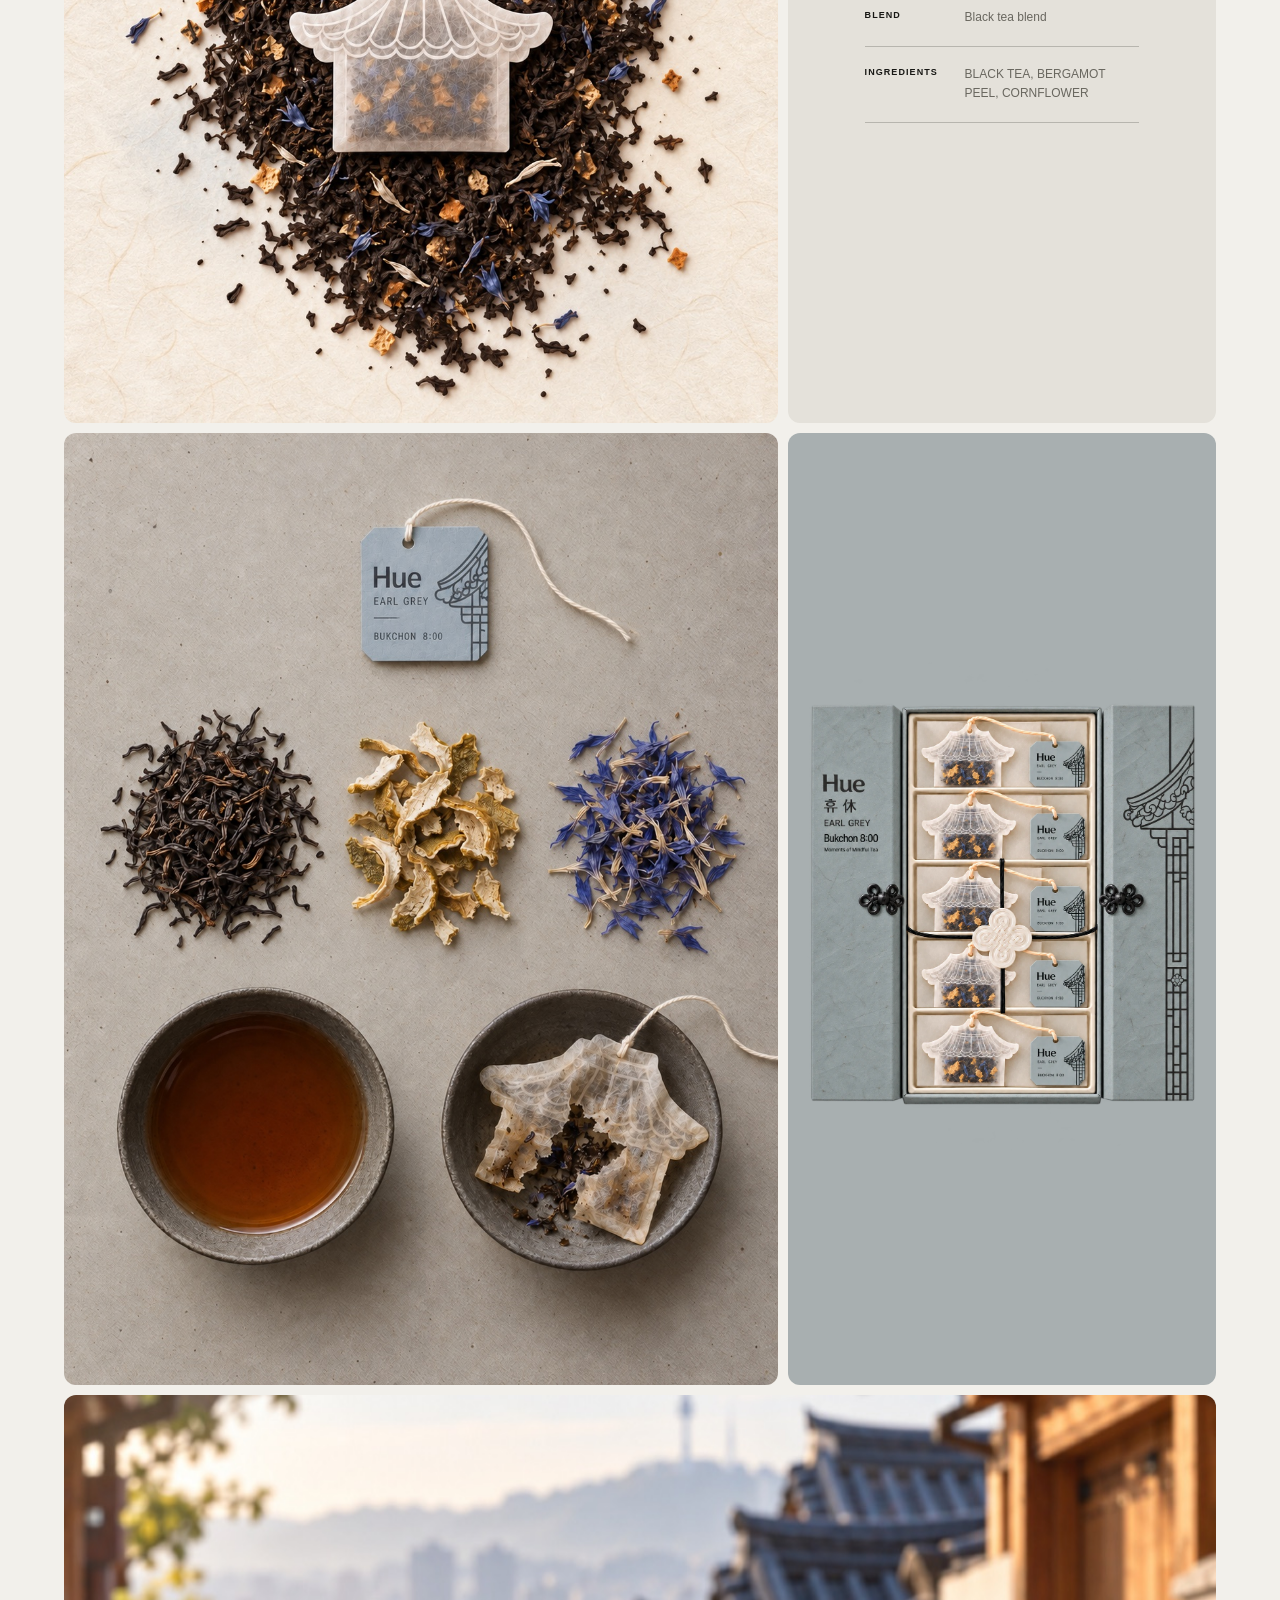
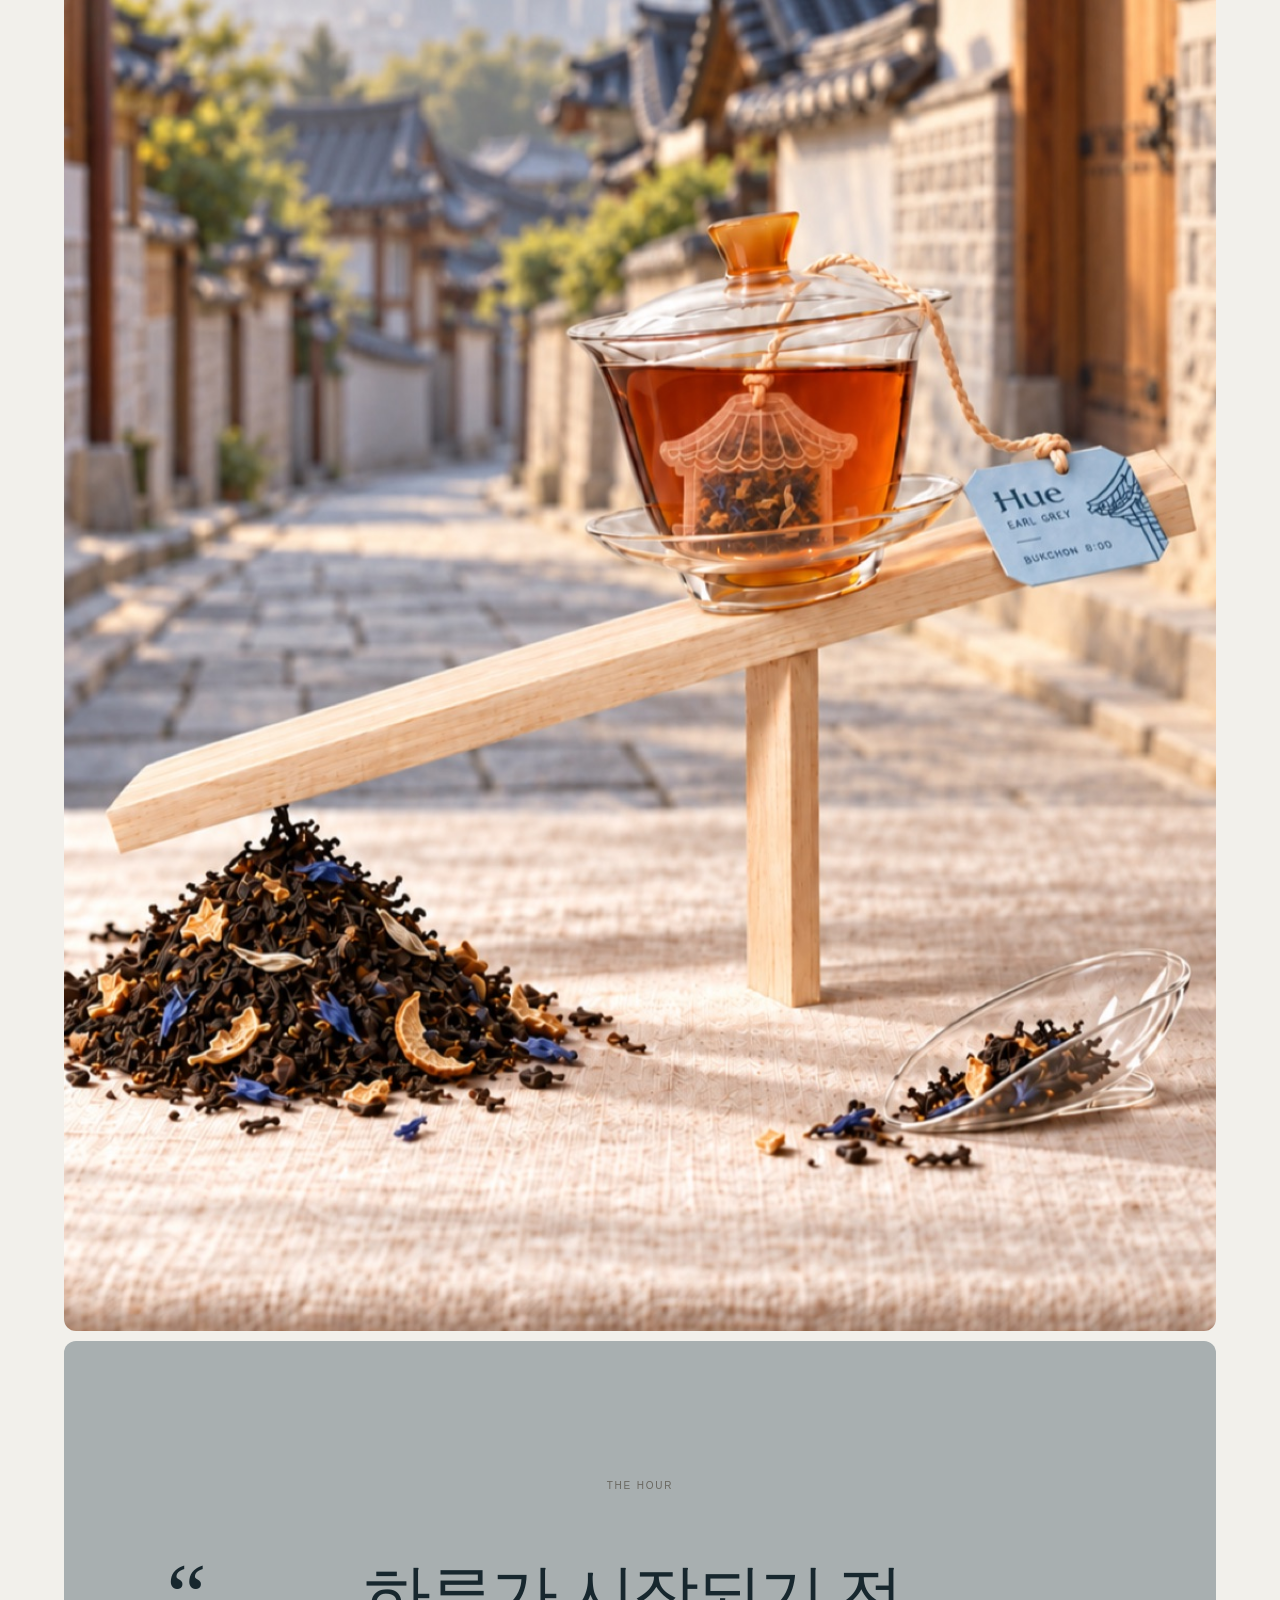
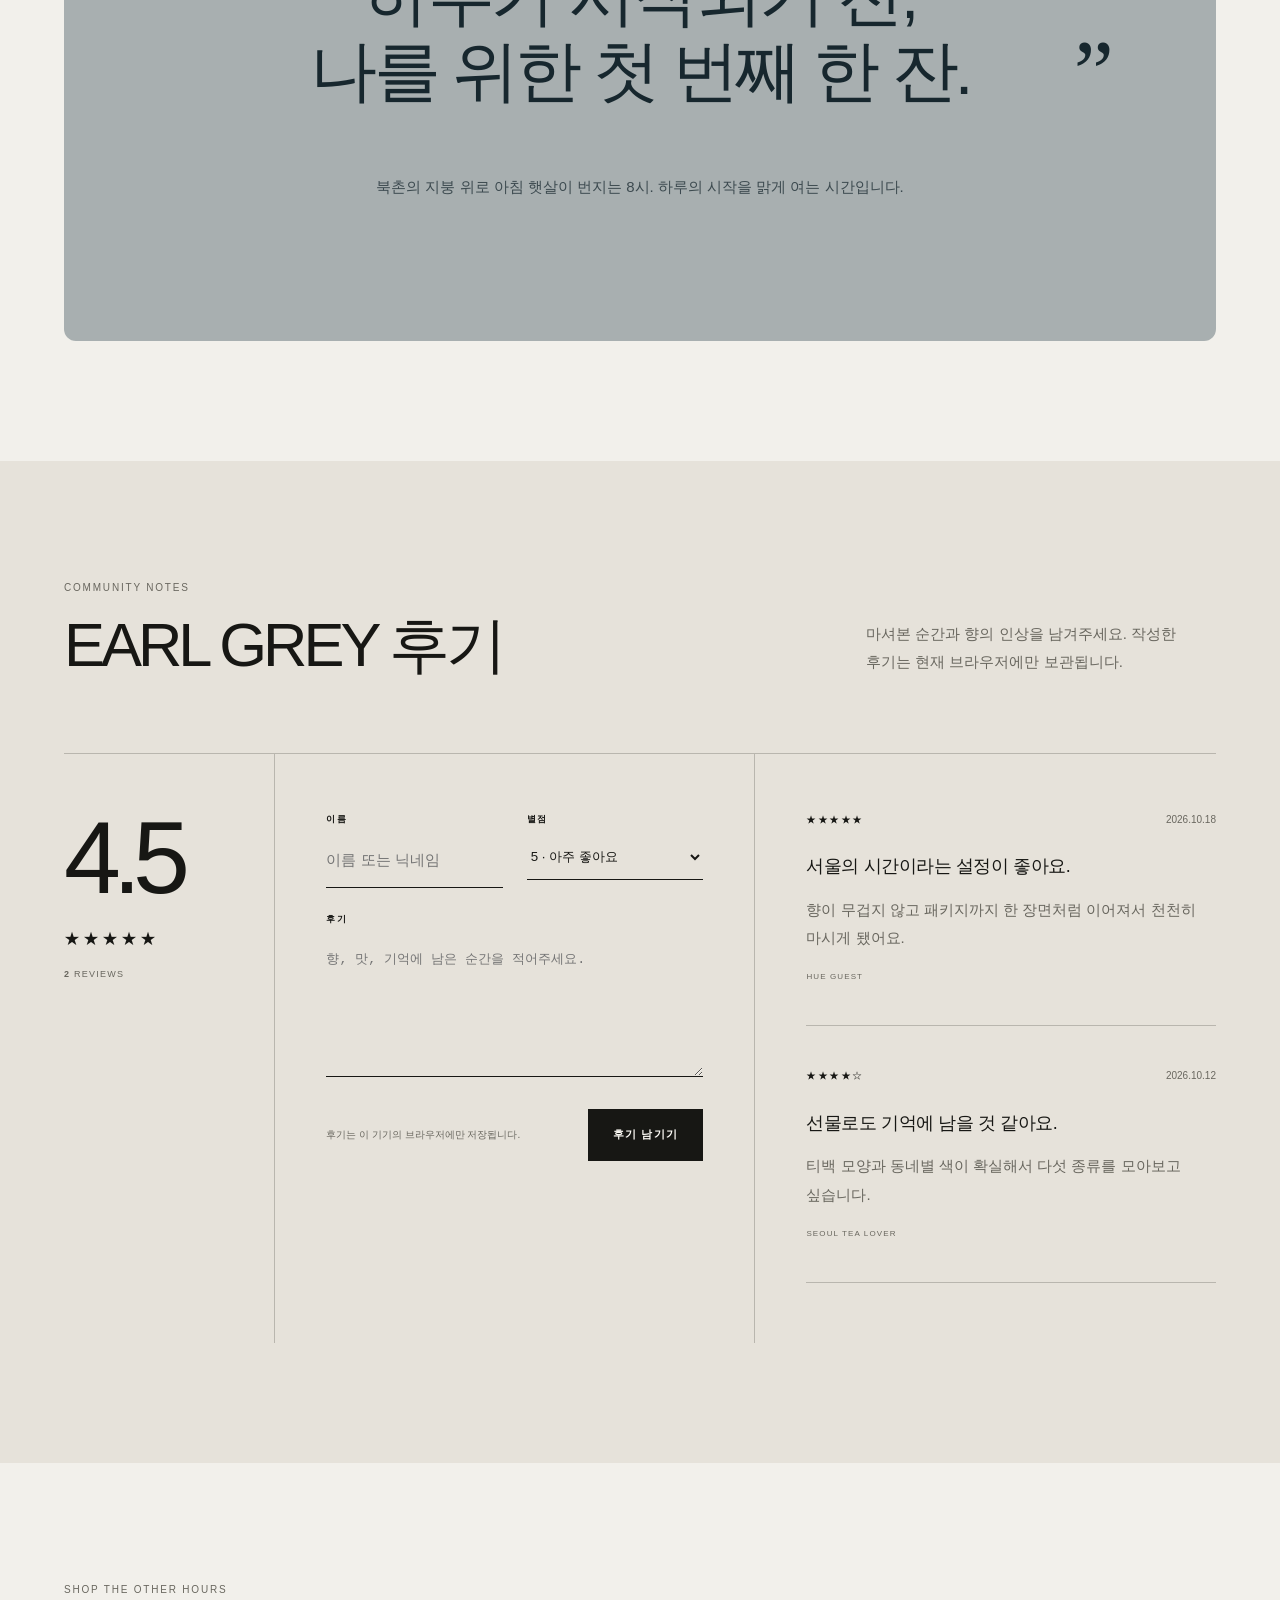
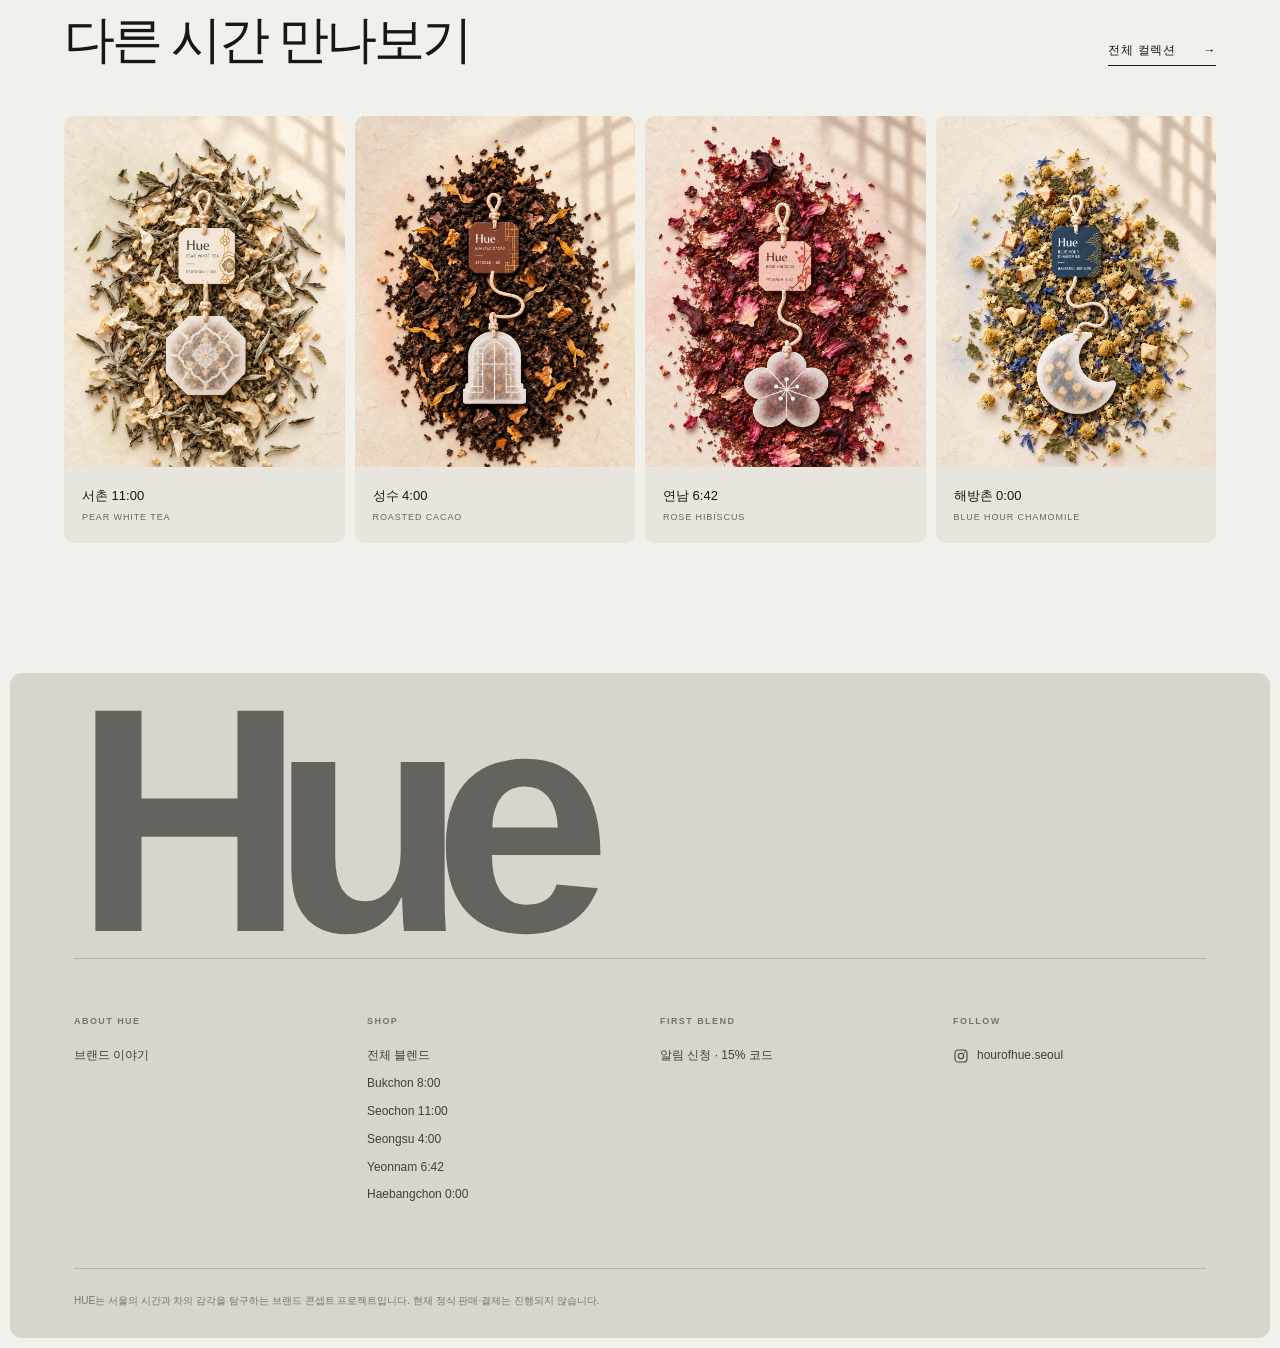
<file: product.html>
<!doctype html>
<html lang="ko">
<head>
  <meta charset="utf-8">
<!-- Google Tag Manager -->
<script>(function(w,d,s,l,i){w[l]=w[l]||[];w[l].push({'gtm.start':
new Date().getTime(),event:'gtm.js'});var f=d.getElementsByTagName(s)[0],
j=d.createElement(s),dl=l!='dataLayer'?'&l='+l:'';j.async=true;j.src=
'https://www.googletagmanager.com/gtm.js?id='+i+dl;f.parentNode.insertBefore(j,f);
})(window,document,'script','dataLayer','GTM-KGVRGNJ7');</script>
<!-- End Google Tag Manager -->
<!-- Google tag (gtag.js) -->
<script async src="https://www.googletagmanager.com/gtag/js?id=G-9V186XR4K6"></script>
<script>
  window.dataLayer = window.dataLayer || [];
  function gtag(){dataLayer.push(arguments);}
  gtag('js', new Date());
  gtag('config', 'G-9V186XR4K6');
</script>
  <meta name="viewport" content="width=device-width, initial-scale=1">
  <meta name="theme-color" content="#f2f0eb">
  <title>HUE Collection | 서울의 다섯 시간</title>
  <meta name="description" content="서울의 시간과 장소를 담은 HUE 블렌디드 티 컬렉션.">
  <link rel="icon" type="image/png" href="assets/images/hue-symbol-dark.png?v=20261102">
  <link rel="stylesheet" href="styles.css?v=20261102-typeflow-4">
  <script src="assets/lead-log.js"></script>
  <script src="app.js?v=20261102-quotes" defer></script>
  <script src="analytics.js?v=20261029-events" defer></script>
</head>
<body class="product-page" data-product-page>
<!-- Google Tag Manager (noscript) -->
<noscript><iframe src="https://www.googletagmanager.com/ns.html?id=GTM-KGVRGNJ7"
height="0" width="0" style="display:none;visibility:hidden"></iframe></noscript>
<!-- End Google Tag Manager (noscript) -->
  <a class="skip-link" href="#main">본문으로 바로가기</a>
  <div class="announcement"><p>첫 블렌드 알림 신청하고 15% 프로모션 코드를 받아보세요.</p><a href="#launch-offer" data-offer-open>코드 받기 <span aria-hidden="true">↗</span></a></div>

  <header class="site-header" data-header>
    <a class="brand" href="index.html" aria-label="HUE 홈"><img src="assets/images/hue-logo-dark.png" alt="HUE"><span>SEOUL · BLENDED TEA</span></a>
    <button class="menu-toggle" type="button" aria-expanded="false" aria-controls="site-nav"><span></span><span></span><span class="sr-only">메뉴 열기</span></button>
    <nav class="site-nav" id="site-nav" aria-label="주요 메뉴"><a class="active" href="shop.html">SHOP</a><a href="tea-finder.html">TEA FINDER</a><a href="index.html#about">ABOUT HUE</a><a href="index.html#collection">THE HOURS</a></nav>
    <div class="header-tools"><a href="#launch-offer" data-offer-open>15% 코드 받기</a><span aria-hidden="true">KR</span></div>
  </header>

  <main id="main">
    <nav class="breadcrumb" aria-label="현재 위치"><a href="index.html">HOME</a><span>/</span><a href="shop.html">SHOP</a><span>/</span><strong data-product-location>BUKCHON 8:00</strong></nav>

    <section class="product-detail product-detail-redesign">
      <figure class="product-pack-stage" data-product-tone>
        <span class="pack-stage-number">COLLECTION 01</span>
        <button class="pack-reveal-button" type="button" data-package-reveal data-cursor="UNFOLD" aria-expanded="false" aria-label="HUE Bukchon 8:00 패키지 펼쳐보기">
          <img class="pack-open-view" data-product-open src="assets/images/open-bukchon-v2.webp" alt="HUE Bukchon 8:00 문이 열린 패키지와 내부 티백">
          <img class="pack-door pack-door-left" data-product-pack-door src="assets/images/pack-bukchon.png" alt="" aria-hidden="true">
          <img class="pack-door pack-door-right" data-product-pack-door src="assets/images/pack-bukchon.png" alt="" aria-hidden="true">
          <span class="pack-reveal-hint"><span data-pack-action>CLICK TO OPEN</span><small>SWIPE · CLICK · ARROWS</small></span>
        </button>
        <div class="pack-gallery-controls" role="group" aria-label="패키지 이미지 넘기기">
          <button type="button" data-pack-prev aria-label="닫힌 패키지 보기" disabled>←</button>
          <button type="button" data-pack-next aria-label="펼친 패키지 보기">→</button>
        </div>
        <span class="pack-gallery-count"><strong data-pack-current>01</strong> / 02</span>
        <div class="pack-gallery-dots" role="group" aria-label="패키지 이미지 선택">
          <button class="is-active" type="button" data-pack-index="0" aria-label="닫힌 패키지" aria-pressed="true"></button>
          <button type="button" data-pack-index="1" aria-label="펼친 패키지" aria-pressed="false"></button>
        </div>
      </figure>

      <aside class="product-info" aria-labelledby="product-title">
        <p class="eyebrow" data-product-location>BUKCHON 8:00</p>
        <h1 id="product-title" data-product-name>Earl Grey</h1>
        <p class="product-kicker" data-product-kicker>아침 햇살이 비치는 북촌의 골목.</p>
        <p class="product-description" data-product-description>홍차의 깊고 깔끔한 맛에 베르가못의 산뜻한 시트러스 향이 더해진 블렌드. 콘플라워의 은은한 꽃향이 어우러져 가볍고 상쾌하게 하루를 시작하기 좋습니다.</p>

        <div class="product-status"><span>COLLECTION 01</span><strong>ONLINE RELEASE SOON</strong></div>
        <a class="button button-dark product-cta" href="#launch-offer" data-offer-open data-cursor="JOIN">첫 블렌드 알림 신청하고 15% 코드 받기</a>
        <p class="microcopy">첫 출시 알림을 신청하면 프로모션 코드를 확인할 수 있어요.</p>

        <dl class="product-specs">
          <div><dt>BLEND</dt><dd data-product-blend>Black tea</dd></div>
          <div><dt>INGREDIENTS</dt><dd data-product-ingredients>블랙티, 베르가못 필, 콘플라워</dd></div>
          <div><dt>RITUAL</dt><dd>티백 1개 · 뜨거운 물 250 ml · 3분</dd></div>
        </dl>

        <div class="accordions">
          <details open><summary>THE HOUR <span>+</span></summary><p data-product-hour>북촌의 지붕 위로 아침 햇살이 번지는 8시. 하루의 시작을 맑게 여는 시간입니다.</p></details>
          <details><summary>THE BLEND <span>+</span></summary><p data-product-notes>홍차의 깊은 풍미, 베르가못의 산뜻한 시트러스 향, 콘플라워의 은은한 꽃향이 어우러진 깔끔한 맛.</p></details>
          <details><summary>THE PACKAGE <span>+</span></summary><p>각 동네의 건축과 빛에서 가져온 선을 한지의 결, 매듭의 촉감과 함께 오늘의 패키지로 옮겼습니다.</p></details>
        </div>
      </aside>
    </section>

    <section class="blend-story section-pad">
      <header class="blend-story-heading reveal">
        <p class="section-index">MEET THE BLEND</p>
        <h2 data-product-kicker-large>아침 햇살이 비치는 북촌의 골목.</h2>
        <p data-product-description>홍차의 깊고 깔끔한 맛에 베르가못의 산뜻한 시트러스 향이 더해진 블렌드. 콘플라워의 은은한 꽃향이 어우러져 가볍고 상쾌하게 하루를 시작하기 좋습니다.</p>
      </header>

      <section class="ingredient-experience reveal" data-ingredient-experience aria-labelledby="ingredient-experience-title">
        <figure class="ingredient-moment-media">
          <img data-product-moment src="assets/images/ingredient-moment-bukchon.webp" alt="Bukchon Earl Grey의 재료와 우린 차">
        </figure>
        <div class="ingredient-slider" data-product-tone>
          <header class="ingredient-slider-heading">
            <p class="eyebrow">INGREDIENTS IN MOTION</p>
            <h2 id="ingredient-experience-title">재료의 결을 따라.</h2>
            <p>좌우로 넘기며 한 잔을 이루는 세 가지 재료를 천천히 만나보세요.</p>
          </header>
          <div class="ingredient-slider-viewport" data-ingredient-viewport tabindex="0" role="region" aria-roledescription="carousel" aria-label="블렌드 재료 슬라이드" data-cursor="SWIPE">
            <div class="ingredient-slider-track" data-ingredient-track></div>
          </div>
          <div class="ingredient-slider-footer">
            <div class="ingredient-pagination" data-ingredient-pagination role="group" aria-label="재료 선택"></div>
            <div class="ingredient-arrows" role="group" aria-label="재료 이미지 넘기기">
              <button type="button" data-ingredient-prev aria-label="이전 재료">←</button>
              <button type="button" data-ingredient-next aria-label="다음 재료">→</button>
            </div>
          </div>
        </div>
      </section>

      <div class="blend-story-grid">
        <figure class="blend-ingredients reveal" data-cursor="HUE"><img data-product-detail src="assets/images/detail-bukchon.jpg" alt="Bukchon Earl Grey 블렌드의 재료와 티백"></figure>
        <div class="blend-story-card reveal">
          <p class="eyebrow">WHAT'S INSIDE</p>
          <h3 data-product-name>Earl Grey</h3>
          <p data-product-notes>홍차의 깊은 풍미, 베르가못의 산뜻한 시트러스 향, 콘플라워의 은은한 꽃향이 어우러진 깔끔한 맛.</p>
          <dl><div><dt>BLEND</dt><dd data-product-blend>Black tea blend</dd></div><div><dt>INGREDIENTS</dt><dd data-product-ingredients>블랙티, 베르가못 필, 콘플라워</dd></div></dl>
        </div>
        <figure class="blend-ritual reveal" data-cursor="HUE">
          <img data-product-ritual src="assets/images/ritual-bukchon.jpg" alt="Bukchon Earl Grey의 재료, 우린 차와 전통 문양 티백">
        </figure>
        <figure class="blend-unboxed reveal" data-product-tone data-cursor="HUE">
          <img data-product-open src="assets/images/open-bukchon-v2.webp" alt="Bukchon Earl Grey 패키지의 문이 열린 모습">
        </figure>
        <figure class="blend-place reveal" data-cursor="SCROLL"><img data-product-place src="assets/images/place-bukchon.jpg" alt="북촌의 아침과 HUE Earl Grey"></figure>
        <div class="blend-hour-card reveal" data-product-tone>
          <p class="eyebrow">THE HOUR</p>
          <blockquote data-product-quote><span class="quote-mark quote-mark-open" aria-hidden="true">“</span><span class="quote-text">하루가 시작되기 전, 나를 위한 첫 번째 한 잔.</span><span class="quote-mark quote-mark-close" aria-hidden="true">”</span></blockquote>
          <p data-product-hour>북촌의 지붕 위로 아침 햇살이 번지는 8시. 하루의 시작을 맑게 여는 시간입니다.</p>
        </div>
      </div>
    </section>

    <section class="reviews section-pad" id="reviews" aria-labelledby="reviews-title">
      <header class="reviews-heading reveal">
        <div>
          <p class="eyebrow">COMMUNITY NOTES</p>
          <h2 id="reviews-title"><span data-review-product>Earl Grey</span> 후기</h2>
        </div>
        <p>마셔본 순간과 향의 인상을 남겨주세요. 작성한 후기는 현재 브라우저에만 보관됩니다.</p>
      </header>

      <div class="reviews-layout">
        <aside class="review-score reveal" aria-label="예시 후기 평점">
            <strong data-review-score>4.5</strong>
          <span data-review-stars aria-label="별점 5점 중 4.5점">★★★★★</span>
          <p><b data-review-count>2</b> REVIEWS</p>
        </aside>

        <form class="review-form reveal" id="review-form">
          <div class="review-form-row">
            <label class="review-field"><span>이름</span><input name="reviewer" type="text" maxlength="16" required placeholder="이름 또는 닉네임"></label>
            <label class="review-field"><span>별점</span><select name="rating" required><option value="5">5 · 아주 좋아요</option><option value="4">4 · 좋아요</option><option value="3">3 · 보통이에요</option><option value="2">2 · 아쉬워요</option><option value="1">1 · 별로예요</option></select></label>
          </div>
          <label class="review-field"><span>후기</span><textarea name="content" rows="5" maxlength="300" required placeholder="향, 맛, 기억에 남은 순간을 적어주세요."></textarea></label>
          <div class="review-form-actions"><p>후기는 이 기기의 브라우저에만 저장됩니다.</p><button class="button button-dark" type="submit">후기 남기기</button></div>
          <p class="review-status" data-review-status role="status" aria-live="polite"></p>
        </form>

        <div class="review-list reveal" data-review-list>
          <article class="review-card"><div><span aria-label="별점 5점">★★★★★</span><time datetime="2026-10-18">2026.10.18</time></div><h3>서울의 시간이라는 설정이 좋아요.</h3><p>향이 무겁지 않고 패키지까지 한 장면처럼 이어져서 천천히 마시게 됐어요.</p><small>HUE GUEST</small></article>
          <article class="review-card"><div><span aria-label="별점 4점">★★★★☆</span><time datetime="2026-10-12">2026.10.12</time></div><h3>선물로도 기억에 남을 것 같아요.</h3><p>티백 모양과 동네별 색이 확실해서 다섯 종류를 모아보고 싶습니다.</p><small>SEOUL TEA LOVER</small></article>
        </div>
      </div>
    </section>

    <section class="related section-pad" aria-labelledby="related-title">
      <header><div><p class="eyebrow">SHOP THE OTHER HOURS</p><h2 id="related-title">다른 시간 만나보기</h2></div><a class="text-link" href="shop.html">전체 컬렉션 <span>→</span></a></header>
      <div class="related-grid" data-related-products></div>
    </section>
  </main>

  <footer class="site-footer compact-footer">
    <div class="footer-wordmark">Hue</div>
    <div class="footer-links">
      <div><strong>ABOUT HUE</strong><a href="index.html#about">브랜드 이야기</a></div>
      <div><strong>SHOP</strong><a href="shop.html">전체 블렌드</a><a href="product.html?blend=bukchon">Bukchon 8:00</a><a href="product.html?blend=seochon">Seochon 11:00</a><a href="product.html?blend=seongsu">Seongsu 4:00</a><a href="product.html?blend=yeonnam">Yeonnam 6:42</a><a href="product.html?blend=haebangchon">Haebangchon 0:00</a></div>
      <div><strong>FIRST BLEND</strong><a href="#launch-offer" data-offer-open>알림 신청 · 15% 코드</a></div>
      <div><strong>FOLLOW</strong><a class="instagram-link" href="https://www.instagram.com/hourofhue.seoul/" target="_blank" rel="noreferrer" aria-label="HUE Instagram 새 창에서 열기"><svg viewBox="0 0 24 24" aria-hidden="true"><rect x="3" y="3" width="18" height="18" rx="5"/><circle cx="12" cy="12" r="4"/><circle cx="17.4" cy="6.7" r="1" class="is-filled"/></svg><span>hourofhue.seoul</span></a></div>
    </div>
    <p class="footer-note">HUE는 서울의 시간과 차의 감각을 탐구하는 브랜드 콘셉트 프로젝트입니다. 현재 정식 판매·결제는 진행되지 않습니다.</p>
  </footer>

  <div class="offer-modal" id="launch-offer" role="dialog" aria-modal="true" aria-labelledby="offer-title" aria-hidden="true">
    <button class="offer-modal-backdrop" type="button" data-offer-close aria-label="15% 코드 신청 창 닫기"></button>
    <div class="offer-modal-box" role="document">
      <button class="offer-modal-close" type="button" data-offer-close aria-label="15% 코드 신청 창 닫기">×</button>
      <p class="eyebrow">FIRST BLEND BENEFIT</p>
      <div class="promo-badge"><strong>15%</strong><span>WELCOME<br>CODE</span></div>
      <h2 id="offer-title">첫 블렌드 알림 신청하고 15% 코드 받기</h2>
      <p>이름과 이메일을 남기면 첫 출시 소식과 함께 사용할 수 있는 프로모션 코드를 바로 확인할 수 있어요.</p>
      <form id="offer-form" autocomplete="off" novalidate>
        <label class="field"><span>이름</span><input name="name" type="text" required maxlength="20" placeholder="홍길동"></label>
        <label class="field"><span>이메일</span><input name="email" type="email" required placeholder="example@email.com"></label>
        <div class="safe-note"><span aria-hidden="true">↳</span><p>입력한 정보는 어디에도 전송·저장되지 않고 완료 즉시 지워집니다.</p></div>
        <button class="button button-dark submit" type="submit">15% 프로모션 코드 받기</button>
      </form>
    </div>
  </div>
</body>
</html>
</file>
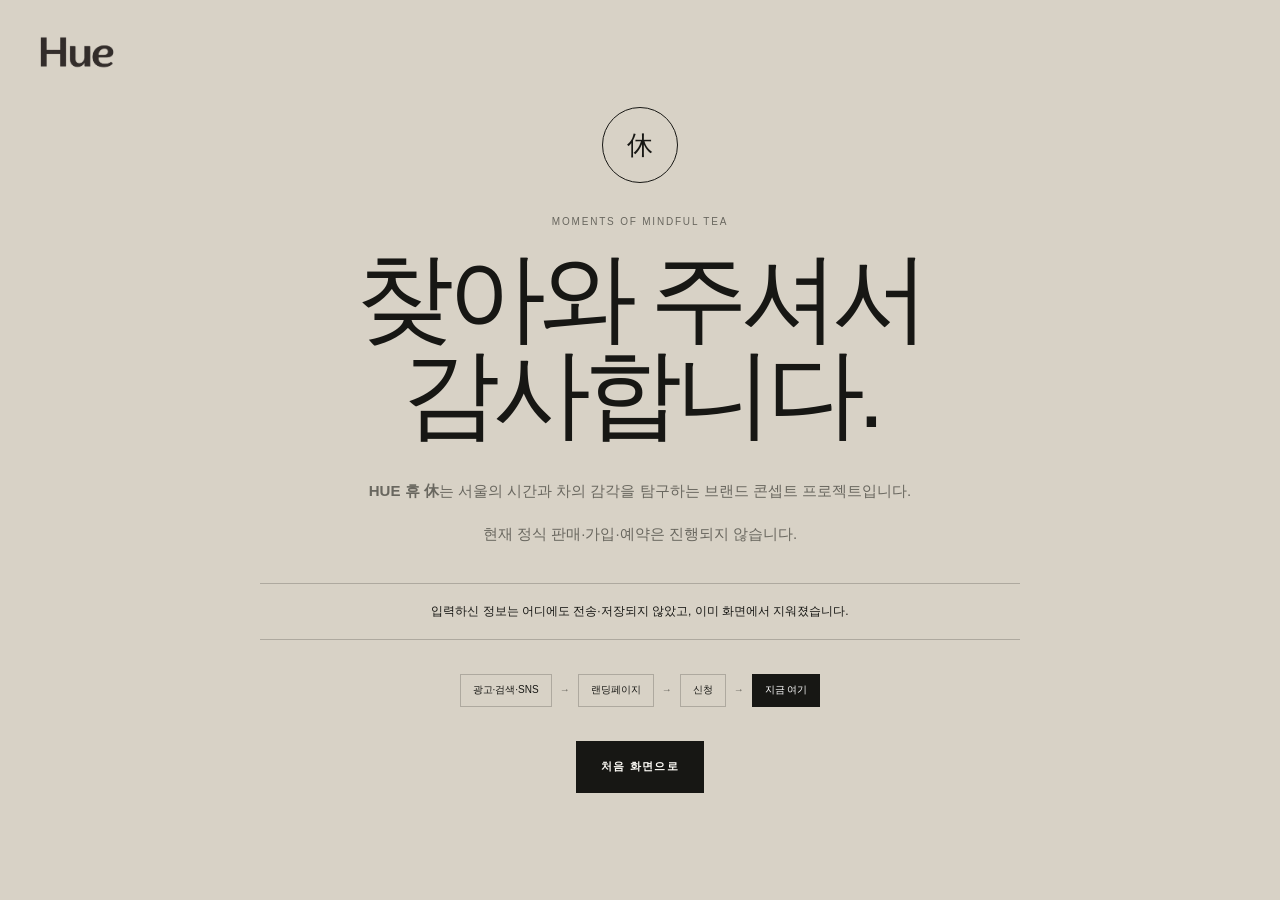
<file: result.html>
<!doctype html>
<html lang="ko">
<head>
  <meta charset="utf-8">
<!-- Google Tag Manager -->
<script>(function(w,d,s,l,i){w[l]=w[l]||[];w[l].push({'gtm.start':
new Date().getTime(),event:'gtm.js'});var f=d.getElementsByTagName(s)[0],
j=d.createElement(s),dl=l!='dataLayer'?'&l='+l:'';j.async=true;j.src=
'https://www.googletagmanager.com/gtm.js?id='+i+dl;f.parentNode.insertBefore(j,f);
})(window,document,'script','dataLayer','GTM-KGVRGNJ7');</script>
<!-- End Google Tag Manager -->
<!-- Google tag (gtag.js) -->
<script async src="https://www.googletagmanager.com/gtag/js?id=G-9V186XR4K6"></script>
<script>
  window.dataLayer = window.dataLayer || [];
  function gtag(){dataLayer.push(arguments);}
  gtag('js', new Date());
  gtag('config', 'G-9V186XR4K6');
</script>
  <meta name="viewport" content="width=device-width, initial-scale=1">
  <meta name="robots" content="noindex">
  <title>감사합니다 | HUE 휴</title>
  <link rel="icon" type="image/png" href="assets/images/hue-symbol-dark.png?v=20261102">
  <link rel="stylesheet" href="styles.css?v=20261102-typeflow-4">
  <script src="analytics.js?v=20261029-events" defer></script>
</head>
<body class="result-page">
<!-- Google Tag Manager (noscript) -->
<noscript><iframe src="https://www.googletagmanager.com/ns.html?id=GTM-KGVRGNJ7"
height="0" width="0" style="display:none;visibility:hidden"></iframe></noscript>
<!-- End Google Tag Manager (noscript) -->
  <main class="result">
    <a class="result-logo" href="index.html"><img src="assets/images/hue-logo-dark.png" alt="HUE 홈"></a>
    <div class="result-box">
      <span class="result-mark" aria-hidden="true">休</span>
      <p class="eyebrow">MOMENTS OF MINDFUL TEA</p>
      <h1>찾아와 주셔서 감사합니다.</h1>
      <p><strong>HUE 휴 休</strong>는 서울의 시간과 차의 감각을 탐구하는 브랜드 콘셉트 프로젝트입니다.</p>
      <p>현재 정식 판매·가입·예약은 진행되지 않습니다.</p>
      <div class="promo-code" data-offer-code aria-label="15퍼센트 프로모션 코드" hidden>
        <span>YOUR 15% WELCOME CODE</span>
        <strong>HUE15</strong>
        <p>첫 구매 15% 할인 · 프로모션 코드 프리뷰</p>
      </div>
      <div class="wiped">입력하신 정보는 어디에도 전송·저장되지 않았고, 이미 화면에서 지워졌습니다.</div>
      <div class="funnel" aria-label="이 페이지의 퍼널 구조"><span>광고·검색·SNS</span><i>→</i><span>랜딩페이지</span><i>→</i><span>신청</span><i>→</i><span class="now">지금 여기</span></div>
      <a class="button button-dark" href="index.html">처음 화면으로</a>
    </div>
  </main>
  <script>if (new URLSearchParams(location.search).get("offer") === "15") document.querySelector("[data-offer-code]").hidden = false;</script>
</body>
</html>
</file>
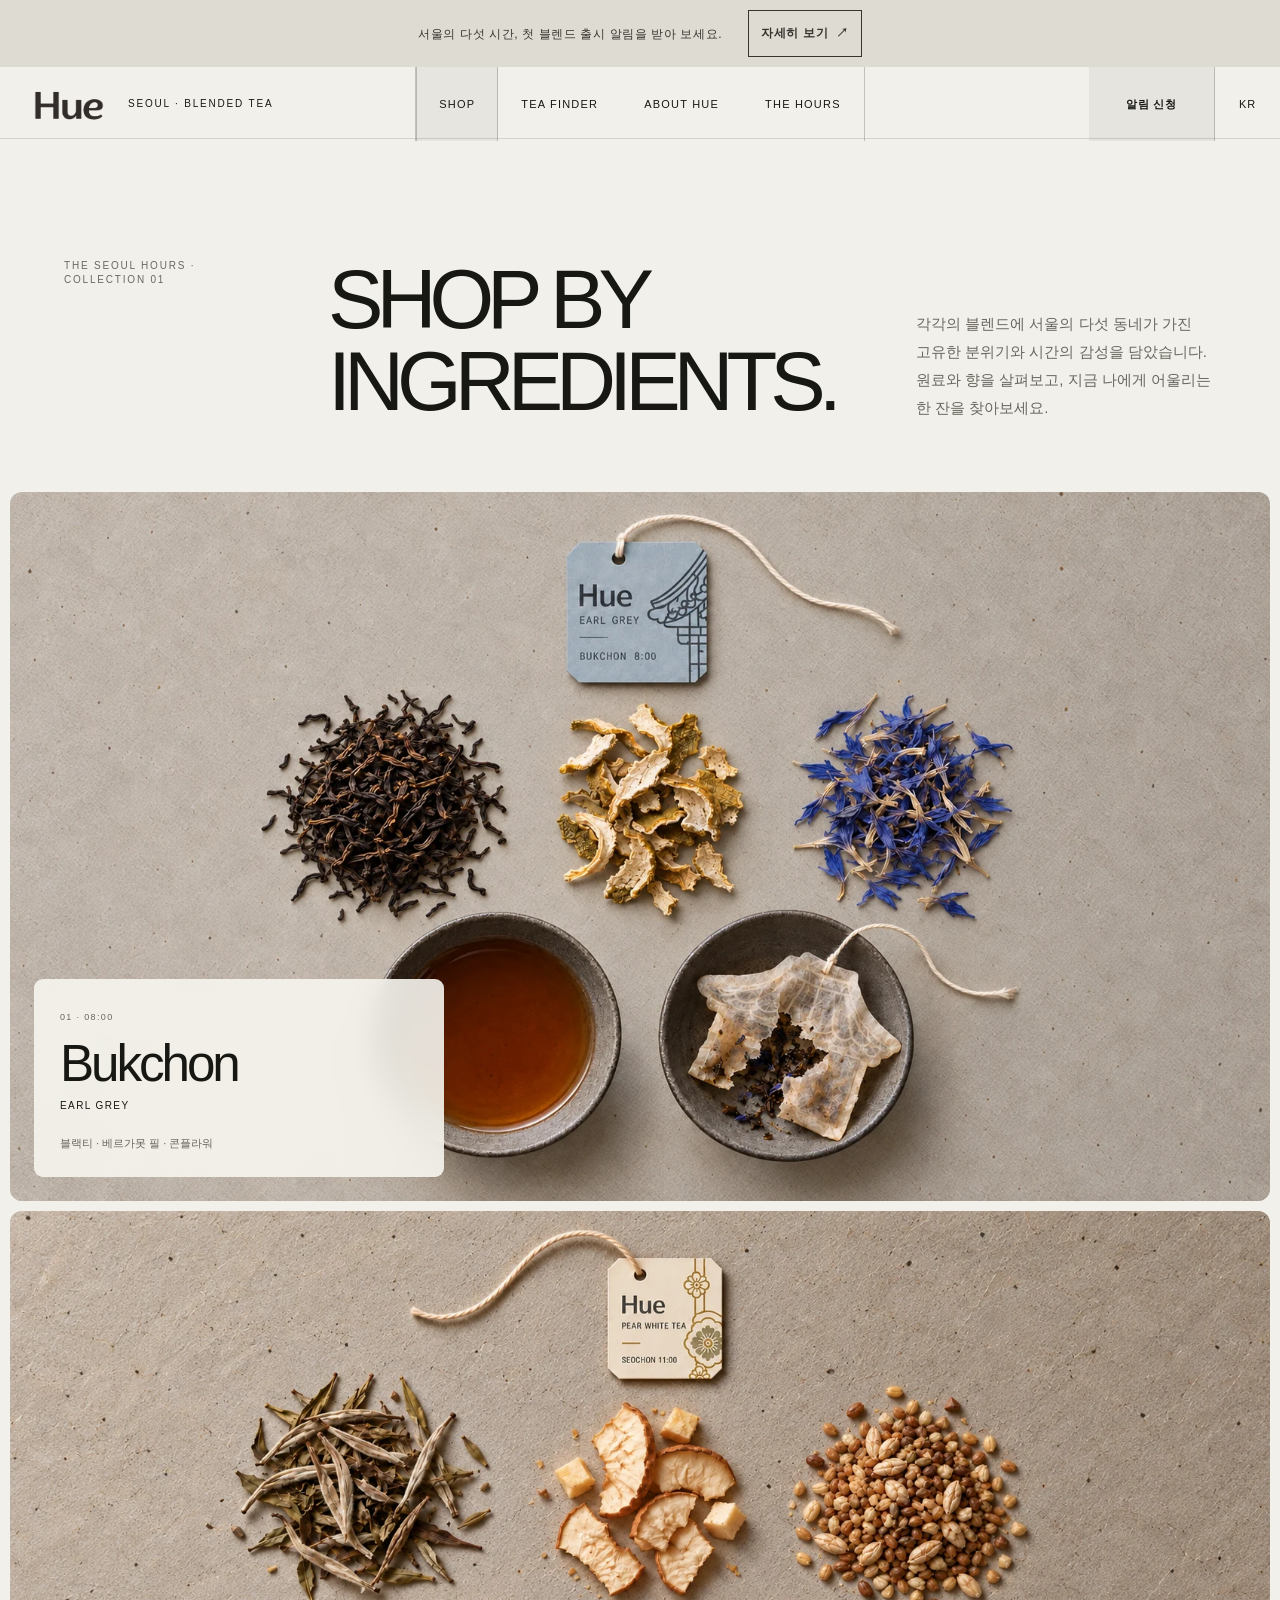
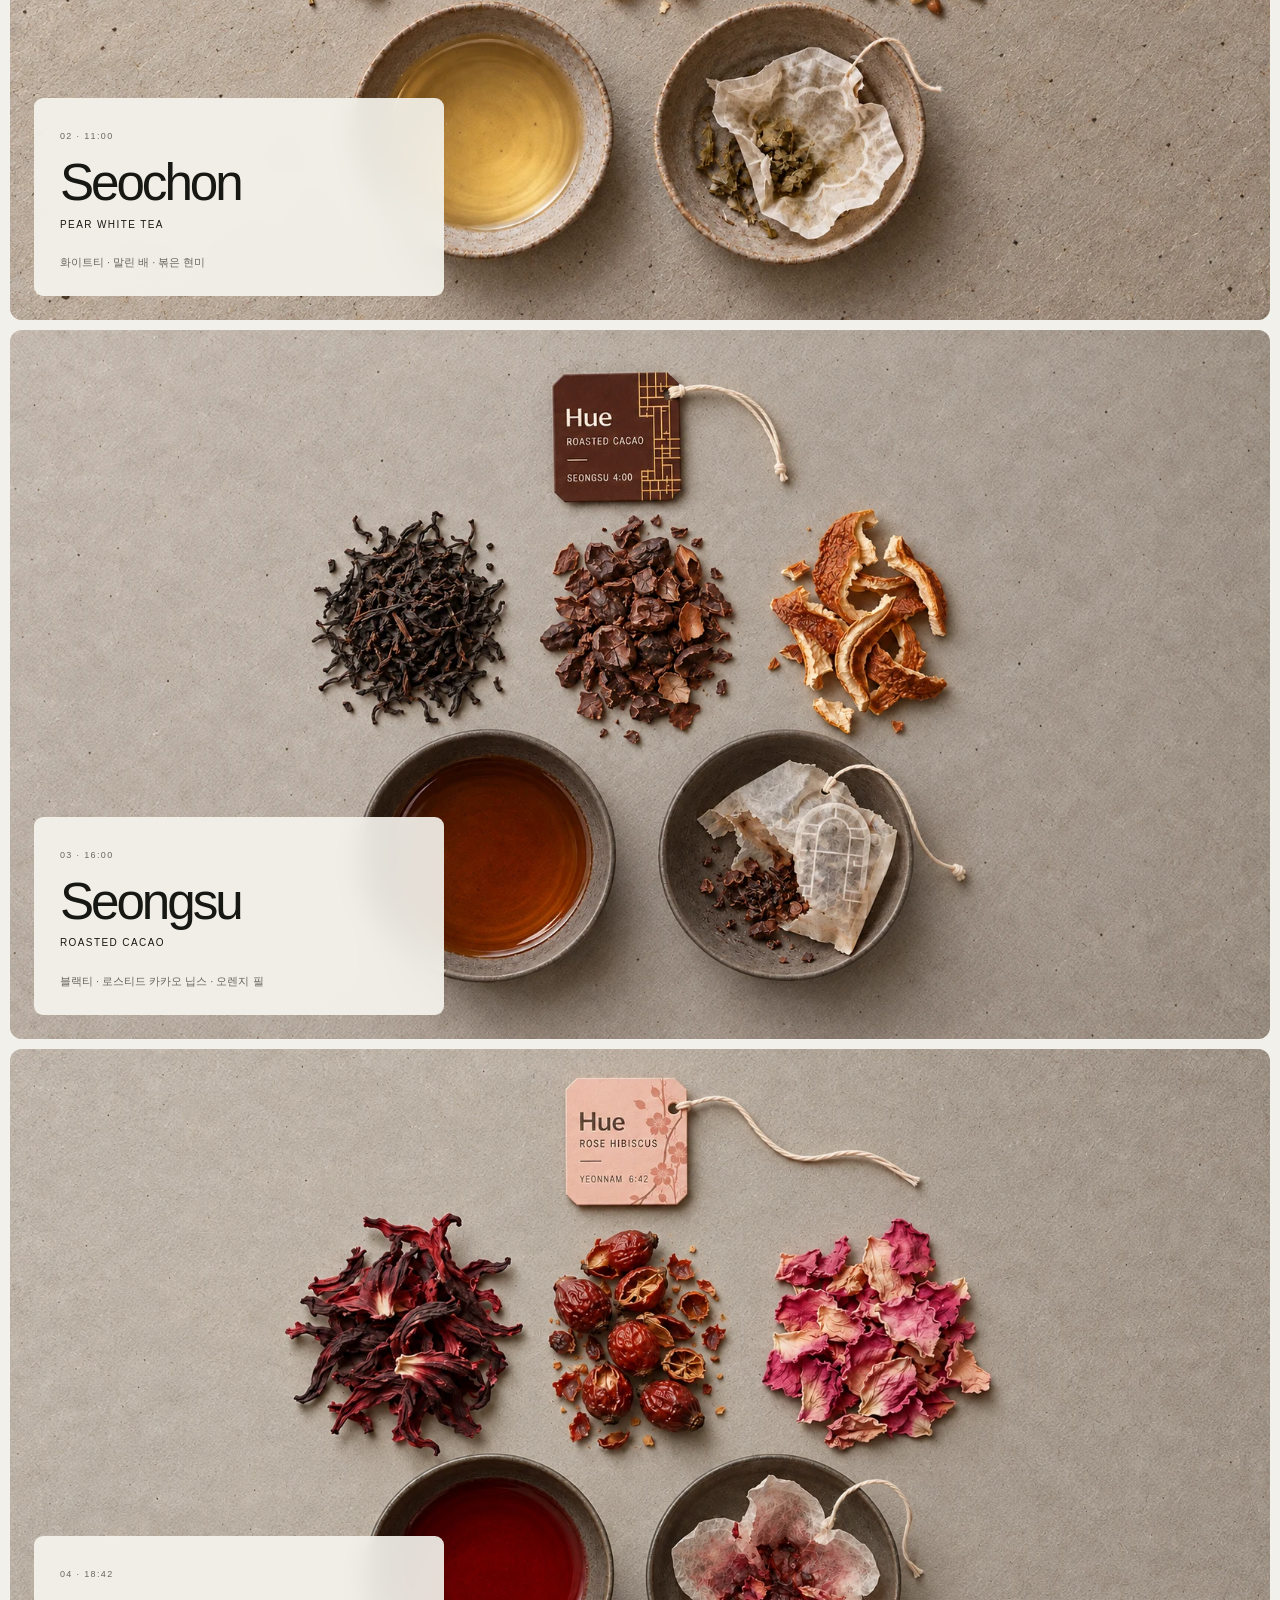
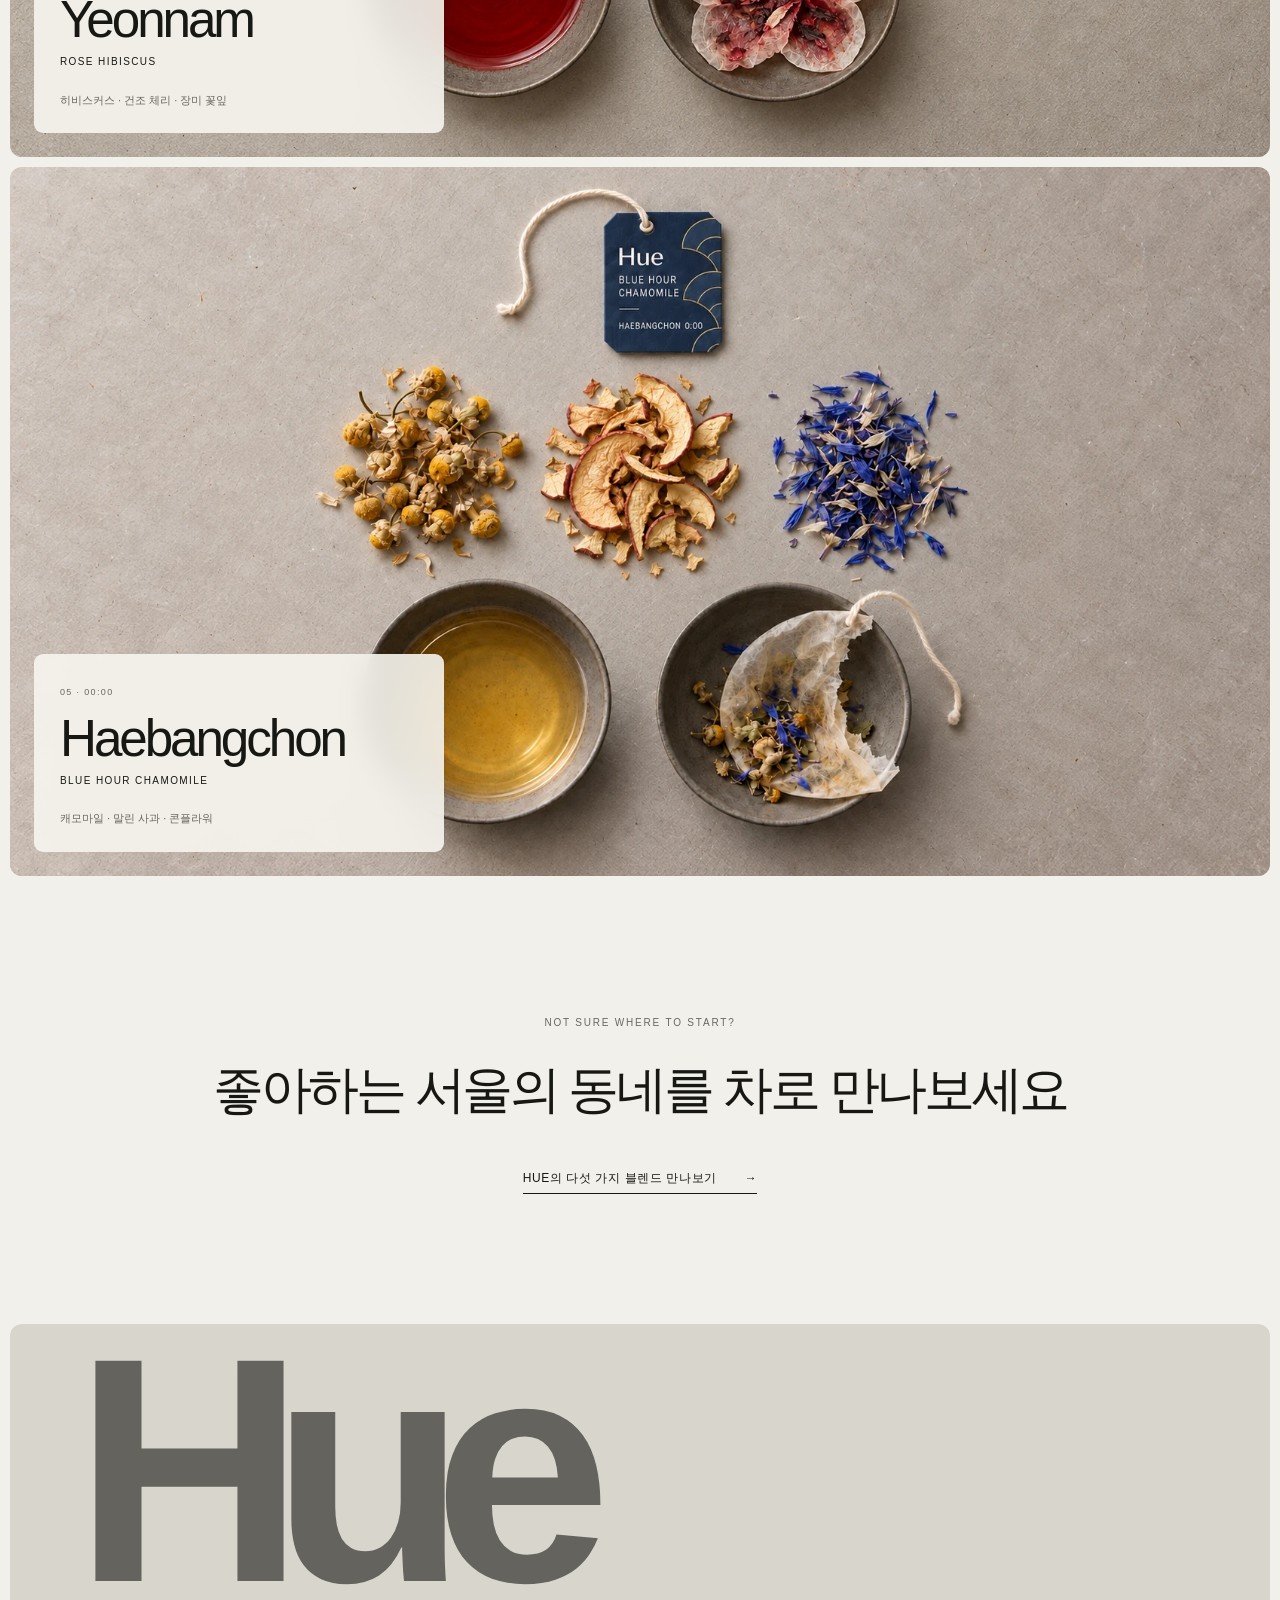
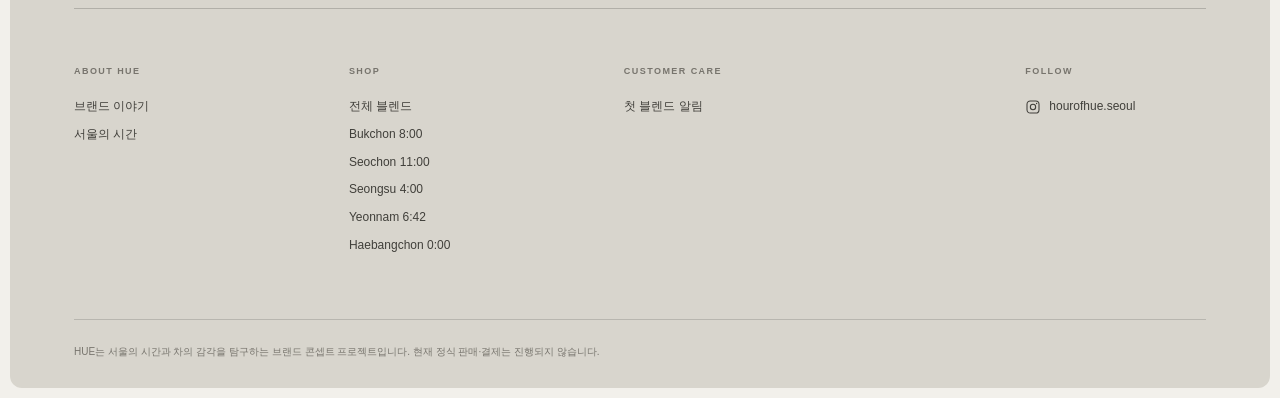
<file: shop.html>
<!doctype html>
<html lang="ko">
<head>
  <meta charset="utf-8">
<!-- Google Tag Manager -->
<script>(function(w,d,s,l,i){w[l]=w[l]||[];w[l].push({'gtm.start':
new Date().getTime(),event:'gtm.js'});var f=d.getElementsByTagName(s)[0],
j=d.createElement(s),dl=l!='dataLayer'?'&l='+l:'';j.async=true;j.src=
'https://www.googletagmanager.com/gtm.js?id='+i+dl;f.parentNode.insertBefore(j,f);
})(window,document,'script','dataLayer','GTM-KGVRGNJ7');</script>
<!-- End Google Tag Manager -->
<!-- Google tag (gtag.js) -->
<script async src="https://www.googletagmanager.com/gtag/js?id=G-9V186XR4K6"></script>
<script>
  window.dataLayer = window.dataLayer || [];
  function gtag(){dataLayer.push(arguments);}
  gtag('js', new Date());
  gtag('config', 'G-9V186XR4K6');
</script>
  <meta name="viewport" content="width=device-width, initial-scale=1">
  <meta name="theme-color" content="#f2f0eb">
  <title>Shop the Hours | HUE 휴</title>
  <meta name="description" content="재료와 시간으로 고르는 HUE의 서울 블렌드 컬렉션.">
  <link rel="icon" type="image/png" href="assets/images/hue-symbol-dark.png?v=20261102">
  <link rel="stylesheet" href="styles.css?v=20261102-typeflow-4">
  <script src="app.js?v=20261102-quotes" defer></script>
  <script src="analytics.js?v=20261029-events" defer></script>
</head>
<body class="shop-page">
<!-- Google Tag Manager (noscript) -->
<noscript><iframe src="https://www.googletagmanager.com/ns.html?id=GTM-KGVRGNJ7"
height="0" width="0" style="display:none;visibility:hidden"></iframe></noscript>
<!-- End Google Tag Manager (noscript) -->
  <a class="skip-link" href="#main">본문으로 바로가기</a>
  <div class="announcement"><p>서울의 다섯 시간, 첫 블렌드 출시 알림을 받아 보세요.</p><a href="index.html#apply-form" data-apply-link>자세히 보기 <span aria-hidden="true">↗</span></a></div>

  <header class="site-header" data-header>
    <a class="brand" href="index.html" aria-label="HUE 홈"><img src="assets/images/hue-logo-dark.png" alt="HUE"><span>SEOUL · BLENDED TEA</span></a>
    <button class="menu-toggle" type="button" aria-expanded="false" aria-controls="site-nav"><span></span><span></span><span class="sr-only">메뉴 열기</span></button>
    <nav class="site-nav" id="site-nav" aria-label="주요 메뉴"><a class="active" href="shop.html">SHOP</a><a href="tea-finder.html">TEA FINDER</a><a href="index.html#about">ABOUT HUE</a><a href="index.html#collection">THE HOURS</a></nav>
    <div class="header-tools"><a href="index.html#apply-form" data-apply-link>알림 신청</a><span aria-hidden="true">KR</span></div>
  </header>

  <main id="main">
    <section class="shop-intro section-pad">
      <p class="section-index">THE SEOUL HOURS · COLLECTION 01</p>
      <div>
        <h1>Shop by ingredients.</h1>
        <p>각각의 블렌드에 서울의 다섯 동네가 가진 고유한 분위기와 시간의 감성을 담았습니다. 원료와 향을 살펴보고, 지금 나에게 어울리는 한 잔을 찾아보세요.</p>
      </div>
    </section>

    <section class="ingredient-boards" aria-label="HUE 전체 블렌드">
      <article class="ingredient-board reveal">
        <a href="product.html?blend=bukchon" data-cursor="VIEW">
          <img src="assets/images/ingredient-wide-bukchon.webp" alt="블랙티, 베르가못 필, 콘플라워, 우린 차와 사용한 티백이 놓인 Bukchon Earl Grey" loading="eager">
          <div class="ingredient-board-label">
            <span>01 · 08:00</span><h2>Bukchon</h2><p>EARL GREY</p><small>블랙티 · 베르가못 필 · 콘플라워</small>
          </div>
        </a>
      </article>

      <article class="ingredient-board reveal">
        <a href="product.html?blend=seochon" data-cursor="VIEW">
          <img src="assets/images/ingredient-wide-seochon.webp" alt="화이트티, 말린 배, 볶은 현미, 우린 차와 사용한 티백이 놓인 Seochon Pear White Tea" loading="lazy">
          <div class="ingredient-board-label">
            <span>02 · 11:00</span><h2>Seochon</h2><p>PEAR WHITE TEA</p><small>화이트티 · 말린 배 · 볶은 현미</small>
          </div>
        </a>
      </article>

      <article class="ingredient-board reveal">
        <a href="product.html?blend=seongsu" data-cursor="VIEW">
          <img src="assets/images/ingredient-wide-seongsu.webp" alt="블랙티, 로스티드 카카오, 오렌지 필, 우린 차와 사용한 티백이 놓인 Seongsu Roasted Cacao" loading="lazy">
          <div class="ingredient-board-label">
            <span>03 · 16:00</span><h2>Seongsu</h2><p>ROASTED CACAO</p><small>블랙티 · 로스티드 카카오 닙스 · 오렌지 필</small>
          </div>
        </a>
      </article>

      <article class="ingredient-board reveal">
        <a href="product.html?blend=yeonnam" data-cursor="VIEW">
          <img src="assets/images/ingredient-wide-yeonnam.webp" alt="히비스커스, 건조 체리, 장미 꽃잎, 우린 차와 사용한 티백이 놓인 Yeonnam Rose Hibiscus" loading="lazy">
          <div class="ingredient-board-label">
            <span>04 · 18:42</span><h2>Yeonnam</h2><p>ROSE HIBISCUS</p><small>히비스커스 · 건조 체리 · 장미 꽃잎</small>
          </div>
        </a>
      </article>

      <article class="ingredient-board reveal">
        <a href="product.html?blend=haebangchon" data-cursor="VIEW">
          <img src="assets/images/ingredient-wide-haebangchon.webp" alt="캐모마일, 말린 사과, 콘플라워, 우린 차와 사용한 티백이 놓인 Haebangchon Blue Hour Chamomile" loading="lazy">
          <div class="ingredient-board-label">
            <span>05 · 00:00</span><h2>Haebangchon</h2><p>BLUE HOUR CHAMOMILE</p><small>캐모마일 · 말린 사과 · 콘플라워</small>
          </div>
        </a>
      </article>
    </section>

    <section class="shop-endnote section-pad reveal">
      <p class="section-index">NOT SURE WHERE TO START?</p>
      <h2>좋아하는 서울의 동네를 차로 만나보세요</h2>
      <a class="text-link" href="index.html#collection">HUE의 다섯 가지 블렌드 만나보기 <span>→</span></a>
    </section>
  </main>

  <footer class="site-footer">
    <div class="footer-wordmark">Hue</div>
    <div class="footer-links">
      <div><strong>ABOUT HUE</strong><a href="index.html#about">브랜드 이야기</a><a href="index.html#collection">서울의 시간</a></div>
      <div><strong>SHOP</strong><a href="shop.html">전체 블렌드</a><a href="product.html?blend=bukchon">Bukchon 8:00</a><a href="product.html?blend=seochon">Seochon 11:00</a><a href="product.html?blend=seongsu">Seongsu 4:00</a><a href="product.html?blend=yeonnam">Yeonnam 6:42</a><a href="product.html?blend=haebangchon">Haebangchon 0:00</a></div>
      <div><strong>CUSTOMER CARE</strong><a href="index.html#apply-form" data-apply-link>첫 블렌드 알림</a></div>
      <div><strong>FOLLOW</strong><a class="instagram-link" href="https://www.instagram.com/hourofhue.seoul/" target="_blank" rel="noreferrer" aria-label="HUE Instagram 새 창에서 열기"><svg viewBox="0 0 24 24" aria-hidden="true"><rect x="3" y="3" width="18" height="18" rx="5"/><circle cx="12" cy="12" r="4"/><circle cx="17.4" cy="6.7" r="1" class="is-filled"/></svg><span>hourofhue.seoul</span></a></div>
    </div>
    <p class="footer-note">HUE는 서울의 시간과 차의 감각을 탐구하는 브랜드 콘셉트 프로젝트입니다. 현재 정식 판매·결제는 진행되지 않습니다.</p>
  </footer>
</body>
</html>
</file>
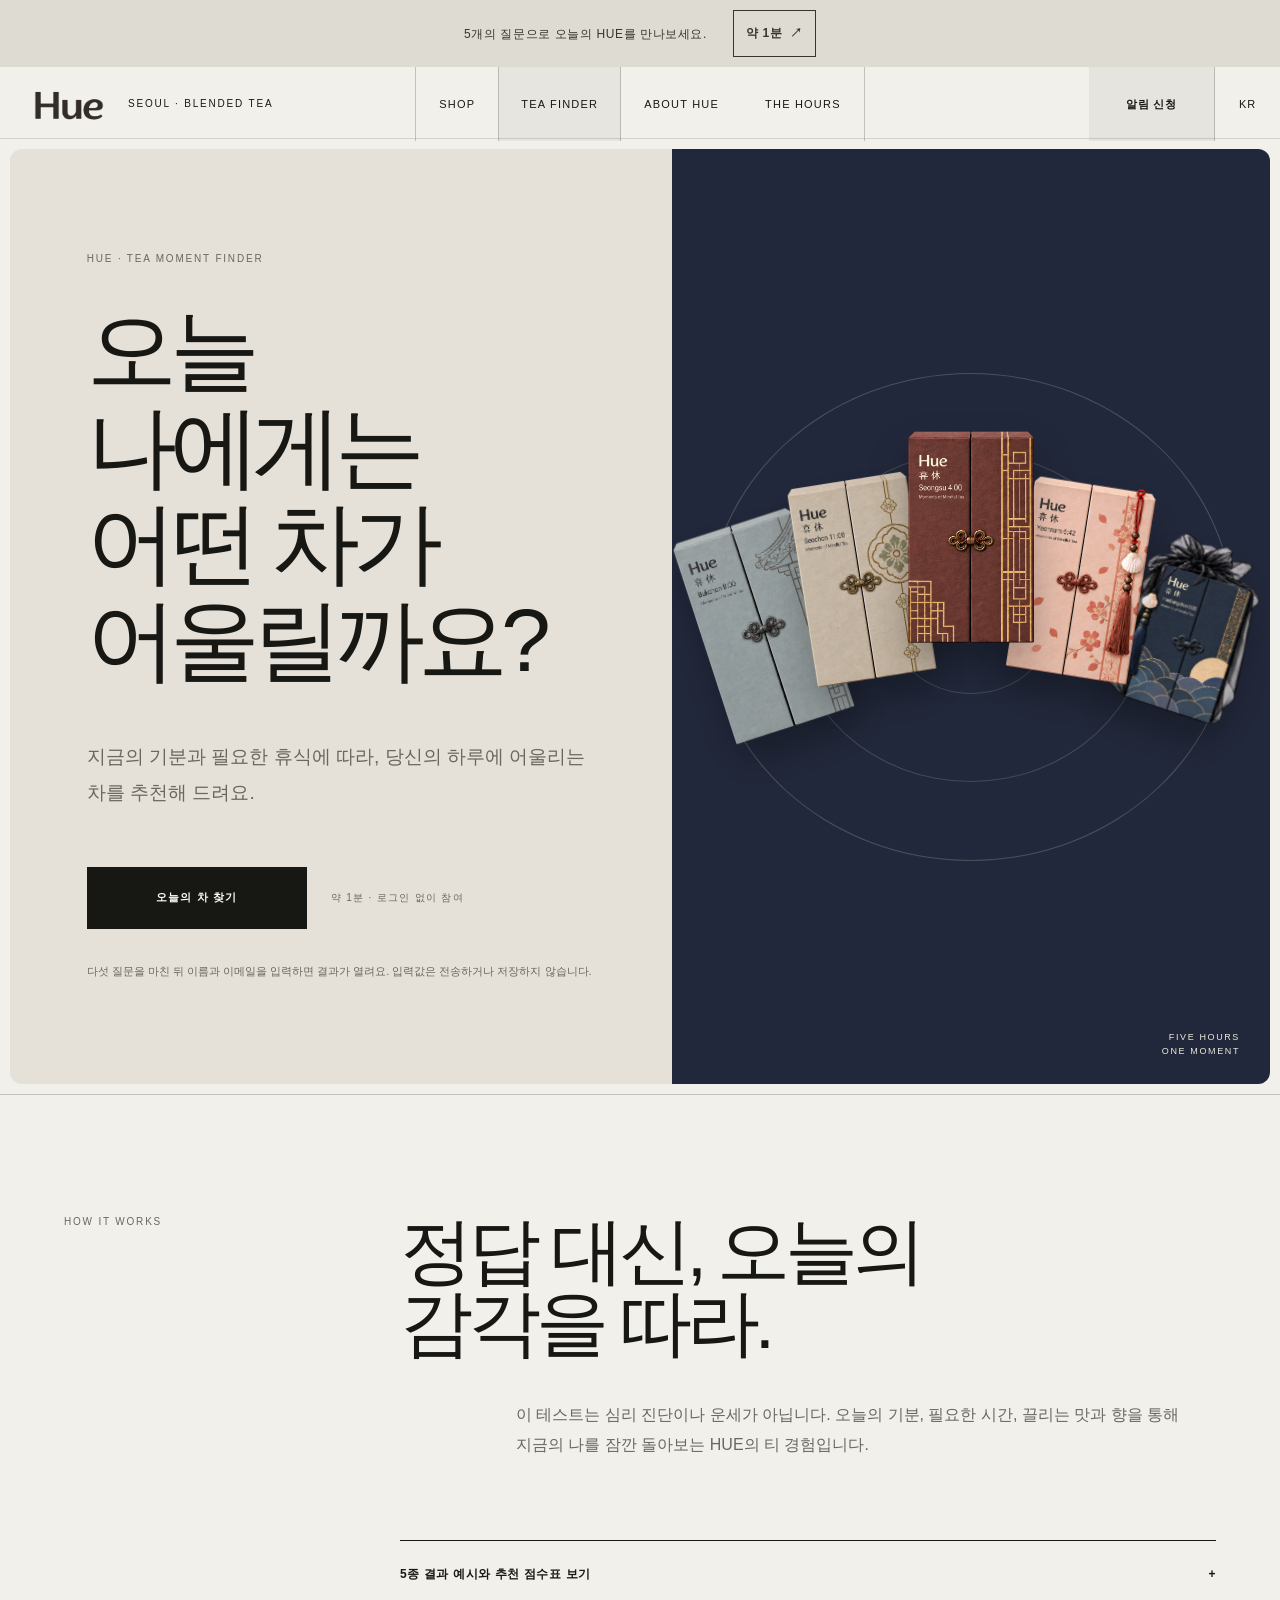
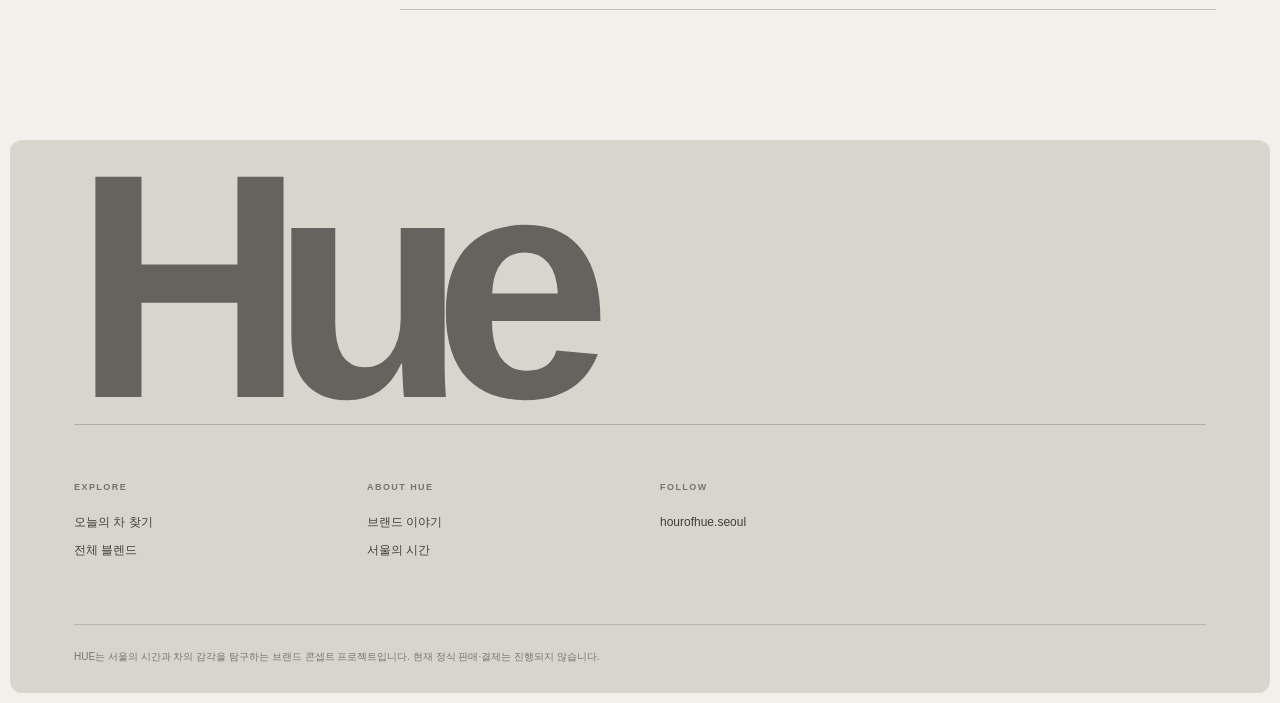
<file: tea-finder.html>
<!doctype html>
<html lang="ko">
<head>
  <meta charset="utf-8">
<!-- Google Tag Manager -->
<script>(function(w,d,s,l,i){w[l]=w[l]||[];w[l].push({'gtm.start':
new Date().getTime(),event:'gtm.js'});var f=d.getElementsByTagName(s)[0],
j=d.createElement(s),dl=l!='dataLayer'?'&l='+l:'';j.async=true;j.src=
'https://www.googletagmanager.com/gtm.js?id='+i+dl;f.parentNode.insertBefore(j,f);
})(window,document,'script','dataLayer','GTM-KGVRGNJ7');</script>
<!-- End Google Tag Manager -->
<!-- Google tag (gtag.js) -->
<script async src="https://www.googletagmanager.com/gtag/js?id=G-9V186XR4K6"></script>
<script>
  window.dataLayer = window.dataLayer || [];
  function gtag(){dataLayer.push(arguments);}
  gtag('js', new Date());
  gtag('config', 'G-9V186XR4K6');
</script>
  <meta name="viewport" content="width=device-width, initial-scale=1">
  <meta name="theme-color" content="#f2f0eb">
  <title>오늘의 차 찾기 | HUE 휴</title>
  <meta name="description" content="다섯 개의 짧은 질문을 따라 오늘의 나에게 어울리는 HUE 차 한 잔을 찾아보세요.">
  <meta property="og:type" content="website">
  <meta property="og:title" content="오늘 나에게는 어떤 차가 어울릴까요? | HUE">
  <meta property="og:description" content="지금의 기분과 필요한 휴식에 따라, 당신의 하루에 어울리는 차를 추천해 드려요.">
  <meta property="og:image" content="assets/images/hero-five-products.jpg">
  <link rel="icon" type="image/png" href="assets/images/hue-symbol-dark.png?v=20261102">
  <link rel="stylesheet" href="styles.css?v=20261102-typeflow-4">
  <script src="assets/lead-log.js"></script>
  <script src="app.js?v=20261102-quotes" defer></script>
  <script src="tea-finder-data.js?v=20261030-content" defer></script>
  <script src="tea-finder.js?v=20261029-copy" defer></script>
  <script src="analytics.js?v=20261029-events" defer></script>
</head>
<body class="finder-page">
<!-- Google Tag Manager (noscript) -->
<noscript><iframe src="https://www.googletagmanager.com/ns.html?id=GTM-KGVRGNJ7"
height="0" width="0" style="display:none;visibility:hidden"></iframe></noscript>
<!-- End Google Tag Manager (noscript) -->
  <a class="skip-link" href="#main">본문으로 바로가기</a>

  <div class="announcement finder-announcement">
    <p>5개의 질문으로 오늘의 HUE를 만나보세요.</p>
    <a href="#finder" data-finder-start-link>약 1분 <span aria-hidden="true">↗</span></a>
  </div>

  <header class="site-header" data-header>
    <a class="brand" href="index.html" aria-label="HUE 홈"><img src="assets/images/hue-logo-dark.png" alt="HUE"><span>SEOUL · BLENDED TEA</span></a>
    <button class="menu-toggle" type="button" aria-expanded="false" aria-controls="site-nav"><span></span><span></span><span class="sr-only">메뉴 열기</span></button>
    <nav class="site-nav" id="site-nav" aria-label="주요 메뉴"><a href="shop.html">SHOP</a><a class="active" href="tea-finder.html">TEA FINDER</a><a href="index.html#about">ABOUT HUE</a><a href="index.html#collection">THE HOURS</a></nav>
    <div class="header-tools"><a href="index.html#apply-form">알림 신청</a><span aria-hidden="true">KR</span></div>
  </header>

  <main id="main">
    <div class="finder-shell" id="finder" data-finder-app>
      <section class="finder-intro finder-view is-active" data-finder-view="intro" aria-labelledby="finder-intro-title">
        <div class="finder-intro-copy">
          <p class="eyebrow">HUE · TEA MOMENT FINDER</p>
          <h1 id="finder-intro-title"><span>오늘 나에게는</span><span>어떤 차가 어울릴까요?</span></h1>
          <p class="finder-lede">지금의 기분과 필요한 휴식에 따라, 당신의 하루에 어울리는 차를 추천해 드려요.</p>
          <div class="finder-intro-actions">
            <button class="button button-dark finder-start" type="button" data-finder-start>오늘의 차 찾기</button>
            <span>약 1분 · 로그인 없이 참여</span>
          </div>
          <p class="finder-gate-note">다섯 질문을 마친 뒤 이름과 이메일을 입력하면 결과가 열려요. 입력값은 전송하거나 저장하지 않습니다.</p>
        </div>
        <div class="finder-intro-visual" aria-hidden="true">
          <div class="finder-orbit">
            <img src="assets/images/pack-bukchon.png" alt="">
            <img src="assets/images/pack-seochon.png" alt="">
            <img src="assets/images/pack-seongsu.png" alt="">
            <img src="assets/images/pack-yeonnam.png" alt="">
            <img src="assets/images/pack-haebangchon.png" alt="">
          </div>
          <span>FIVE HOURS<br>ONE MOMENT</span>
        </div>
      </section>

      <section class="finder-question finder-view" data-finder-view="question" aria-labelledby="finder-question-title" hidden>
        <header class="finder-progress-head">
          <p><span data-finder-step>01</span> / 05</p>
          <p data-finder-category>오늘의 기분</p>
        </header>
        <div class="finder-progress" role="progressbar" aria-valuemin="1" aria-valuemax="5" aria-valuenow="1" aria-label="질문 진행 상태"><span data-finder-progress></span></div>
        <div class="finder-question-body">
          <p class="eyebrow">FOLLOW YOUR MOMENT</p>
          <h2 id="finder-question-title" tabindex="-1" data-finder-question></h2>
          <div class="finder-options" data-finder-options></div>
        </div>
        <button class="finder-back" type="button" data-finder-back><span aria-hidden="true">←</span> 이전 질문</button>
      </section>

      <section class="finder-gate finder-view" data-finder-view="gate" aria-labelledby="finder-gate-title" hidden>
        <div class="finder-gate-copy">
          <p class="eyebrow">YOUR TEA IS READY</p>
          <h2 id="finder-gate-title" tabindex="-1">오늘의 차가 준비되었어요.</h2>
          <p>짧은 편지와 추천 차를 받으려면 이름과 이메일을 입력해 주세요.</p>
          <p class="finder-privacy">입력값은 이 브라우저 화면에서 결과를 여는 데만 사용되며, 서버나 외부 서비스로 전송·저장되지 않습니다.</p>
        </div>
        <form class="finder-gate-form" data-finder-gate-form novalidate autocomplete="off">
          <label class="field"><span>이름</span><input name="name" type="text" maxlength="20" required placeholder="홍길동" autocomplete="name"></label>
          <label class="field"><span>이메일</span><input name="email" type="email" required placeholder="example@email.com" autocomplete="email"></label>
          <button class="button button-dark" type="submit">오늘의 차와 편지 받기</button>
          <button class="finder-back finder-gate-back" type="button" data-finder-back><span aria-hidden="true">←</span> 마지막 질문으로</button>
          <p class="finder-form-status" role="alert" data-finder-form-status></p>
        </form>
      </section>

      <section class="finder-result finder-view" data-finder-view="result" aria-labelledby="finder-result-title" hidden>
        <article class="finder-result-card" data-result-card>
          <div class="finder-result-copy">
            <p class="eyebrow">TODAY'S HUE · <span data-result-location></span></p>
            <p class="finder-result-for"><span data-result-name></span>님을 위한 오늘의 차</p>
            <h1 id="finder-result-title" tabindex="-1" data-result-type></h1>
            <p class="finder-result-line" data-result-line></p>
            <ul class="finder-keywords" data-result-keywords></ul>
            <div class="finder-letter">
              <span>오늘의 나를 위한 짧은 편지</span>
              <p data-result-letter></p>
            </div>
          </div>
          <figure class="finder-result-product">
            <img data-result-image src="assets/images/pack-bukchon.png" alt="">
            <figcaption><span data-result-location></span><strong data-result-tea></strong></figcaption>
          </figure>
        </article>

        <div class="finder-result-details">
          <section>
            <p class="eyebrow">WHY THIS TEA</p>
            <h2>오늘의 답에서 찾은 한 잔</h2>
            <p data-result-reason></p>
          </section>
          <section class="finder-small-action">
            <span>SMALL ACTION</span>
            <p data-result-action></p>
          </section>
          <dl class="finder-product-facts">
            <div><dt>맛과 향</dt><dd data-result-flavor></dd></div>
            <div><dt>카페인</dt><dd data-result-caffeine></dd></div>
            <div><dt>우리는 방법</dt><dd data-result-brew></dd></div>
          </dl>
        </div>

        <div class="finder-result-actions">
          <a class="button button-dark" data-result-detail href="product.html?blend=bukchon">차 자세히 보기</a>
          <button class="button button-line" type="button" data-result-share>결과 공유하기</button>
          <button class="button button-line" type="button" data-result-download>이미지 저장</button>
          <button class="button button-line" type="button" data-result-copy>링크 복사</button>
          <button class="finder-restart" type="button" data-finder-restart>다시 해보기 <span aria-hidden="true">↻</span></button>
        </div>
        <div class="finder-share-feedback" aria-live="polite">
          <span class="finder-share-spinner" aria-hidden="true"></span>
          <p data-share-status>이미지를 저장해서 인스타그램 스토리에 올려보세요.</p>
        </div>
        <img class="finder-share-preview" data-share-preview alt="생성된 인스타그램 스토리 카드 미리보기" hidden>
      </section>
    </div>

    <section class="finder-method section-pad" aria-labelledby="finder-method-title">
      <p class="section-index">HOW IT WORKS</p>
      <div>
        <h2 id="finder-method-title">정답 대신, 오늘의 감각을 따라.</h2>
        <p>이 테스트는 심리 진단이나 운세가 아닙니다. 오늘의 기분, 필요한 시간, 끌리는 맛과 향을 통해 지금의 나를 잠깐 돌아보는 HUE의 티 경험입니다.</p>
        <details class="finder-guide">
          <summary>5종 결과 예시와 추천 점수표 보기 <span aria-hidden="true">+</span></summary>
          <div class="finder-examples" data-finder-examples></div>
          <div class="finder-score-table-wrap" tabindex="0" aria-label="추천 점수표 가로 스크롤 영역"><table class="finder-score-table" data-finder-score-table></table></div>
          <p class="finder-score-note">총점이 같으면 맛과 향 선호 점수, 오늘의 기분 점수, 고정된 차 순서로 판단합니다. 같은 답변에는 항상 같은 결과가 나옵니다.</p>
        </details>
      </div>
    </section>
  </main>

  <footer class="site-footer compact-footer">
    <div class="footer-wordmark">Hue</div>
    <div class="footer-links">
      <div><strong>EXPLORE</strong><a href="tea-finder.html">오늘의 차 찾기</a><a href="shop.html">전체 블렌드</a></div>
      <div><strong>ABOUT HUE</strong><a href="index.html#about">브랜드 이야기</a><a href="index.html#collection">서울의 시간</a></div>
      <div><strong>FOLLOW</strong><a class="instagram-link" href="https://www.instagram.com/hourofhue.seoul/" target="_blank" rel="noreferrer"><span>hourofhue.seoul</span></a></div>
    </div>
    <p class="footer-note">HUE는 서울의 시간과 차의 감각을 탐구하는 브랜드 콘셉트 프로젝트입니다. 현재 정식 판매·결제는 진행되지 않습니다.</p>
  </footer>
</body>
</html>
</file>
<file: styles.css>
:root {
  --paper: #f3f0e9;
  --paper-deep: #e8e2d7;
  --ink: #171714;
  --muted: #69675f;
  --line: rgba(23, 23, 20, .22);
  --white: #fffdf8;
  --black: #121210;
  --header-h: 82px;
  --ease: cubic-bezier(.22, .61, .36, 1);
}

* { box-sizing: border-box; }
html { scroll-behavior: smooth; }
body {
  margin: 0;
  color: var(--ink);
  background: var(--paper);
  font-family: Arial, "Apple SD Gothic Neo", "Noto Sans KR", sans-serif;
  font-size: 15px;
  line-height: 1.65;
  -webkit-font-smoothing: antialiased;
}
body.modal-open { overflow: hidden; }
img { display: block; width: 100%; }
a { color: inherit; text-decoration: none; }
button, input { font: inherit; }
button { color: inherit; }
h1, h2, h3, p, figure, blockquote, dl, dd { margin: 0; }
ol { margin: 0; padding: 0; }

.sr-only {
  position: absolute;
  width: 1px;
  height: 1px;
  padding: 0;
  margin: -1px;
  overflow: hidden;
  clip: rect(0, 0, 0, 0);
  white-space: nowrap;
  border: 0;
}
.skip-link {
  position: fixed;
  top: 8px;
  left: 8px;
  z-index: 999;
  padding: 10px 14px;
  color: #fff;
  background: #111;
  transform: translateY(-150%);
}
.skip-link:focus { transform: translateY(0); }

.announcement {
  min-height: 34px;
  display: flex;
  align-items: center;
  justify-content: center;
  gap: 20px;
  padding: 7px 24px;
  color: #f7f2e9;
  background: #21211e;
  font-size: 11px;
  letter-spacing: .05em;
}
.announcement a { border-bottom: 1px solid currentColor; }

.site-header {
  position: sticky;
  top: 0;
  z-index: 50;
  height: var(--header-h);
  display: grid;
  grid-template-columns: minmax(210px, 1fr) auto minmax(210px, 1fr);
  align-items: stretch;
  border-bottom: 1px solid var(--line);
  background: rgba(243, 240, 233, .94);
  backdrop-filter: blur(14px);
  transition: transform .35s var(--ease), box-shadow .35s ease;
}
.site-header.scrolled { box-shadow: 0 10px 30px rgba(20, 20, 17, .05); }
.brand {
  display: flex;
  align-items: center;
  gap: 18px;
  padding: 16px 28px;
  border-right: 1px solid var(--line);
}
.brand img { width: 82px; height: 42px; object-fit: contain; object-position: left center; }
.brand span, .eyebrow, .section-index {
  font-size: 10px;
  line-height: 1.4;
  letter-spacing: .18em;
  text-transform: uppercase;
}
.site-nav { display: flex; align-items: center; }
.site-nav a {
  height: 100%;
  display: grid;
  place-items: center;
  padding: 0 22px;
  font-size: 11px;
  letter-spacing: .11em;
  border-right: 1px solid transparent;
  border-left: 1px solid transparent;
  transition: background .25s ease, border-color .25s ease;
}
.site-nav a:hover { background: rgba(0, 0, 0, .035); border-color: var(--line); }
.header-tools {
  display: flex;
  justify-content: flex-end;
  align-items: stretch;
  border-left: 1px solid var(--line);
}
.header-tools > * { display: grid; place-items: center; padding: 0 24px; font-size: 11px; letter-spacing: .08em; }
.header-tools a { border-right: 1px solid var(--line); }
.menu-toggle { display: none; }

.section-pad { padding: 120px 5vw; }
.eyebrow, .section-index { color: var(--muted); }
.button {
  min-height: 52px;
  display: inline-flex;
  align-items: center;
  justify-content: center;
  padding: 0 24px;
  border: 1px solid var(--ink);
  border-radius: 0;
  cursor: pointer;
  font-size: 11px;
  font-weight: 700;
  letter-spacing: .11em;
  text-transform: uppercase;
  transition: color .25s ease, background .25s ease, transform .25s ease;
}
.button:hover { transform: translateY(-2px); }
.button-dark { color: var(--white); background: var(--ink); }
.button-dark:hover { background: #3c3b35; }
.button-line { background: transparent; }
.text-link {
  display: inline-flex;
  align-items: center;
  gap: 28px;
  padding-bottom: 4px;
  border-bottom: 1px solid currentColor;
  font-size: 12px;
  letter-spacing: .05em;
}
.text-link span { transition: transform .25s ease; }
.text-link:hover span { transform: translateX(5px); }
.text-link.light { color: #f3efe7; }

.hero {
  min-height: calc(100svh - var(--header-h) - 34px);
  display: grid;
  grid-template-columns: 48% 52%;
  border-bottom: 1px solid var(--line);
}
.hero-copy {
  display: flex;
  flex-direction: column;
  justify-content: center;
  padding: 8vw 5vw;
  border-right: 1px solid var(--line);
}
.hero-copy h1 {
  margin-top: 30px;
  font-size: clamp(46px, 4.7vw, 76px);
  font-weight: 400;
  line-height: .99;
  letter-spacing: -.065em;
}
.hero-copy h1 span { display: block; white-space: normal; }
.hero-lede { max-width: 480px; margin-top: 40px; color: var(--muted); font-size: clamp(15px, 1.3vw, 18px); word-break: keep-all; }
.hero-actions { display: flex; align-items: center; gap: 32px; margin-top: 46px; }
.hero-visual { position: relative; min-height: 620px; overflow: hidden; background: #a69988; }
.hero-visual img { width: 100%; height: 100%; object-fit: cover; transition: transform 1.2s var(--ease); }
.hero-visual:hover img { transform: scale(1.02); }
.hero-visual figcaption {
  position: absolute;
  right: 24px;
  bottom: 20px;
  padding: 8px 12px;
  color: #fff;
  background: rgba(0, 0, 0, .28);
  backdrop-filter: blur(8px);
  font-size: 9px;
  letter-spacing: .16em;
}

.manifesto {
  display: grid;
  grid-template-columns: 1fr 3fr;
  gap: 5vw;
  min-height: 520px;
  align-items: start;
  border-bottom: 1px solid var(--line);
}
.manifesto h2, .section-heading h2, .ritual h2, .apply h2, .related h2 {
  font-size: clamp(42px, 5.4vw, 82px);
  font-weight: 400;
  line-height: 1.04;
  letter-spacing: -.06em;
}
.manifesto > div { max-width: 920px; }
.manifesto > div > p { max-width: 560px; margin: 48px 0 0 auto; color: var(--muted); font-size: 17px; word-break: keep-all; }

.section-heading {
  display: flex;
  justify-content: space-between;
  align-items: flex-end;
  gap: 40px;
  padding-bottom: 55px;
}
.section-heading h2 { margin-top: 18px; }
.section-heading > p { max-width: 360px; color: var(--muted); }
.product-grid {
  display: grid;
  grid-template-columns: repeat(5, minmax(0, 1fr));
  border-top: 1px solid var(--line);
  border-bottom: 1px solid var(--line);
}
.product-card { min-width: 0; border-right: 1px solid var(--line); }
.product-card:last-child { border-right: 0; }
.product-image {
  position: relative;
  min-height: 34vw;
  display: grid;
  place-items: center;
  overflow: hidden;
  color: var(--card-ink);
  background: var(--card-bg);
}
.product-image::after {
  position: absolute;
  inset: 0;
  content: "";
  background: radial-gradient(circle at 50% 45%, rgba(255,255,255,.22), transparent 52%);
}
.product-image img {
  position: relative;
  z-index: 1;
  width: 82%;
  height: 82%;
  object-fit: contain;
  filter: drop-shadow(0 30px 25px rgba(0,0,0,.16));
  transition: transform .7s var(--ease);
}
.product-image:hover img { transform: translateY(-12px) scale(1.025); }
.product-number, .card-arrow { position: absolute; z-index: 2; top: 16px; font-size: 10px; letter-spacing: .1em; }
.product-number { left: 16px; }
.card-arrow { right: 16px; font-size: 16px; }
.product-meta {
  min-height: 124px;
  display: flex;
  justify-content: space-between;
  gap: 12px;
  padding: 22px 18px;
  background: var(--paper);
}
.product-meta h3 { font-size: 15px; font-weight: 500; letter-spacing: -.02em; }
.product-meta p { margin-top: 5px; color: var(--muted); font-size: 9px; letter-spacing: .13em; }
.product-meta > a { align-self: flex-end; font-size: 10px; border-bottom: 1px solid var(--ink); }

.editorial { min-height: 760px; display: grid; grid-template-columns: 56% 44%; }
.editorial-image { overflow: hidden; }
.editorial-image img { height: 100%; object-fit: cover; filter: sepia(.08); }
.editorial-copy {
  display: flex;
  flex-direction: column;
  justify-content: center;
  padding: 8vw 6vw;
  color: #f2eee5;
  background: #191916;
}
.editorial-copy .section-index { color: #a7a49d; }
.editorial-copy blockquote { margin: 72px 0 48px; font-size: clamp(36px, 4vw, 66px); line-height: 1.14; letter-spacing: -.055em; }
.editorial-copy > p:not(.section-index) { max-width: 470px; color: #aaa79f; word-break: keep-all; }
.editorial-copy .text-link { align-self: flex-start; margin-top: 55px; }

.ritual { display: grid; grid-template-columns: 1fr 1fr; gap: 7vw; align-items: center; border-bottom: 1px solid var(--line); }
.ritual-copy h2 { margin: 28px 0; }
.ritual-copy > p:not(.section-index) { max-width: 550px; color: var(--muted); word-break: keep-all; }
.ritual-steps { list-style: none; margin-top: 55px; border-top: 1px solid var(--line); }
.ritual-steps li { display: grid; grid-template-columns: 50px 110px 1fr; gap: 12px; align-items: center; padding: 17px 0; border-bottom: 1px solid var(--line); }
.ritual-steps span { color: var(--muted); font-size: 10px; }
.ritual-steps strong { font-size: 11px; letter-spacing: .12em; }
.ritual-steps em { color: var(--muted); font-style: normal; }
.ritual-image { max-height: 800px; overflow: hidden; }
.ritual-image img { height: 100%; object-fit: cover; }

.apply { display: grid; grid-template-columns: 1fr 1fr; background: #ded9cd; }
.apply > div { padding: 8vw 6vw; }
.apply-copy { border-right: 1px solid var(--line); }
.apply-copy h2 { margin: 28px 0; }
.apply-copy > p:not(.section-index) { max-width: 570px; color: var(--muted); word-break: keep-all; }
.blend-list { margin-top: 55px; border-top: 1px solid var(--line); }
.blend-list > div { display: grid; grid-template-columns: 170px 1fr; gap: 20px; padding: 15px 0; border-bottom: 1px solid var(--line); }
.blend-list dt { font-size: 12px; font-weight: 700; }
.blend-list dd { color: var(--muted); font-size: 13px; }
.apply-form-wrap { background: #eeebe4; }
.apply-form-wrap h3 { margin: 16px 0 10px; font-size: clamp(30px, 3vw, 48px); font-weight: 400; letter-spacing: -.04em; }
.apply-form-wrap > p:not(.eyebrow) { color: var(--muted); }
.apply-form-wrap form { margin-top: 44px; }
.field { display: block; margin-bottom: 22px; }
.field span { display: block; margin-bottom: 9px; font-size: 10px; font-weight: 700; letter-spacing: .12em; }
.field input {
  width: 100%;
  height: 58px;
  padding: 0 2px;
  border: 0;
  border-bottom: 1px solid var(--ink);
  border-radius: 0;
  outline: none;
  color: var(--ink);
  background: transparent;
}
.field input:focus { border-bottom-width: 2px; }
.field input.invalid { border-color: #9d2d22; }
.safe-note { display: flex; gap: 12px; margin: 28px 0; color: var(--muted); font-size: 11px; }
.safe-note button { padding: 0; border: 0; border-bottom: 1px solid currentColor; background: transparent; cursor: pointer; }
.submit { width: 100%; }

.site-footer { padding: 70px 5vw 30px; color: #e7e2d8; background: #161614; }
.footer-brand { display: flex; justify-content: space-between; align-items: flex-end; padding-bottom: 70px; border-bottom: 1px solid rgba(255,255,255,.2); }
.footer-brand img { width: 155px; max-height: 78px; object-fit: contain; object-position: left center; }
.footer-brand p { color: #88867f; font-size: 9px; letter-spacing: .17em; }
.footer-links { display: grid; grid-template-columns: 1.3fr 1.3fr 2fr 1fr; gap: 40px; padding: 55px 0; }
.footer-links strong { display: block; margin-bottom: 18px; color: #77756f; font-size: 9px; letter-spacing: .16em; }
.footer-links a, .footer-links button { display: block; width: fit-content; margin: 8px 0; padding: 0; border: 0; color: #d1cdc4; background: transparent; font-size: 12px; cursor: pointer; }
.footer-links a:hover, .footer-links button:hover { color: #fff; }
.footer-note { padding-top: 24px; border-top: 1px solid rgba(255,255,255,.12); color: #73716c; font-size: 10px; }

.modal { position: fixed; inset: 0; z-index: 100; display: none; }
.modal[aria-hidden="false"] { display: grid; place-items: center; }
.modal-backdrop { position: absolute; inset: 0; background: rgba(15,15,13,.72); backdrop-filter: blur(5px); }
.modal-box { position: relative; z-index: 1; width: min(620px, calc(100% - 32px)); max-height: calc(100vh - 32px); overflow: auto; padding: 52px; background: var(--paper); }
.modal-close { position: absolute; top: 16px; right: 18px; padding: 0; border: 0; background: transparent; font-size: 28px; cursor: pointer; }
.modal-box h2 { margin: 16px 0 30px; font-size: 38px; font-weight: 400; letter-spacing: -.05em; }
.modal-box ol { padding-left: 20px; color: var(--muted); font-size: 13px; }
.modal-box li { margin-bottom: 14px; }
.privacy-agree { display: flex; gap: 10px; align-items: flex-start; margin-top: 26px; padding-top: 22px; border-top: 1px solid var(--line); font-size: 12px; }
.privacy-agree input { margin-top: 4px; }
.modal-actions { display: grid; grid-template-columns: 1fr 1fr; gap: 10px; margin-top: 28px; }
.modal-actions button:disabled { opacity: .35; cursor: not-allowed; transform: none; }

/* Product detail */
.breadcrumb { display: flex; gap: 10px; align-items: center; padding: 18px 3vw; border-bottom: 1px solid var(--line); color: var(--muted); font-size: 9px; letter-spacing: .11em; }
.breadcrumb strong { color: var(--ink); font-weight: 600; }
.product-detail { display: grid; grid-template-columns: minmax(0, 2fr) minmax(400px, 1fr); border-bottom: 1px solid var(--line); }
.product-gallery { display: grid; grid-template-columns: 1fr 1fr; border-right: 1px solid var(--line); }
.product-gallery figure { min-height: 52vw; border-right: 1px solid var(--line); border-bottom: 1px solid var(--line); overflow: hidden; background: #ddd7cb; }
.product-gallery figure:nth-child(2) { border-right: 0; }
.product-gallery figure img { height: 100%; object-fit: cover; }
.product-gallery .gallery-pack { position: relative; display: grid; place-items: center; color: var(--tone-ink, #17272e); background: var(--tone-bg, #a8afb0); }
.gallery-pack img { width: 78%; height: 78% !important; object-fit: contain !important; filter: drop-shadow(0 32px 30px rgba(0,0,0,.18)); }
.gallery-pack figcaption { position: absolute; left: 20px; bottom: 16px; font-size: 9px; letter-spacing: .15em; }
.product-gallery .gallery-wide { grid-column: 1 / -1; min-height: 64vw; border-right: 0; border-bottom: 0; }
.product-info { position: sticky; top: var(--header-h); align-self: start; min-height: calc(100vh - var(--header-h)); padding: 6vw 4vw 4vw; }
.product-info h1 { margin-top: 14px; font-size: clamp(46px, 5vw, 76px); font-weight: 400; line-height: .96; letter-spacing: -.065em; text-transform: uppercase; }
.product-kicker { margin-top: 30px; font-size: 18px; line-height: 1.6; word-break: keep-all; text-wrap: balance; }
.product-description { margin-top: 24px; color: var(--muted); line-height: 1.86; word-break: keep-all; }
.product-status { display: flex; justify-content: space-between; gap: 20px; margin-top: 42px; padding: 14px 0; border-top: 1px solid var(--line); border-bottom: 1px solid var(--line); font-size: 9px; letter-spacing: .12em; }
.product-status strong { font-weight: 700; }
.product-cta { width: 100%; margin-top: 16px; }
.microcopy { margin-top: 9px; text-align: center; color: var(--muted); font-size: 10px; }
.product-specs { margin-top: 42px; }
.product-specs > div { display: grid; grid-template-columns: 100px 1fr; padding: 13px 0; border-top: 1px solid var(--line); }
.product-specs dt { font-size: 9px; font-weight: 700; letter-spacing: .12em; }
.product-specs dd { color: var(--muted); font-size: 12px; }
.accordions { margin-top: 34px; border-bottom: 1px solid var(--line); }
.accordions details { border-top: 1px solid var(--line); }
.accordions summary { display: flex; justify-content: space-between; padding: 17px 0; cursor: pointer; list-style: none; font-size: 10px; font-weight: 700; letter-spacing: .12em; }
.accordions summary::-webkit-details-marker { display: none; }
.accordions details[open] summary span { transform: rotate(45deg); }
.accordions summary span { font-size: 16px; transition: transform .2s ease; }
.accordions details p { padding: 0 18px 22px 0; color: var(--muted); font-size: 13px; line-height: 1.82; word-break: keep-all; }
.product-quote { color: var(--tone-ink, #17272e); background: var(--tone-bg, #a8afb0); }
.product-quote .section-index { color: currentColor; opacity: .65; }
.product-quote blockquote { max-width: 1050px; margin: 42px auto 0; font-size: clamp(42px, 5.8vw, 88px); line-height: 1.08; letter-spacing: -.06em; text-align: center; }
.related header { display: flex; justify-content: space-between; align-items: flex-end; gap: 20px; }
.related h2 { margin-top: 16px; font-size: clamp(38px, 4vw, 62px); }
.related-grid { display: grid; grid-template-columns: repeat(4, 1fr); gap: 1px; margin-top: 50px; background: var(--line); border: 1px solid var(--line); }
.related-card { min-width: 0; background: var(--paper); }
.related-card .related-image { position: relative; aspect-ratio: 3 / 4; display: grid; place-items: center; overflow: hidden; color: var(--card-ink); background: var(--card-bg); }
.related-card img { width: 78%; height: 78%; object-fit: contain; filter: drop-shadow(0 20px 20px rgba(0,0,0,.15)); transition: transform .5s var(--ease); }
.related-card:hover img { transform: translateY(-8px); }
.related-card div { padding: 18px; }
.related-card h3 { font-size: 13px; font-weight: 500; }
.related-card p { margin-top: 4px; color: var(--muted); font-size: 9px; letter-spacing: .1em; }
.compact-footer .footer-brand { padding-bottom: 45px; }
.compact-footer .footer-links { grid-template-columns: repeat(4, 1fr); }

/* Completion page */
.result-page { min-height: 100vh; background: #d8d2c6; }
.result { min-height: 100vh; display: grid; place-items: center; padding: 90px 24px; }
.result-logo { position: absolute; top: 28px; left: 32px; }
.result-logo img { width: 90px; height: 45px; object-fit: contain; }
.result-box { width: min(760px, 100%); text-align: center; }
.result-mark { width: 76px; height: 76px; display: grid; place-items: center; margin: 0 auto 32px; border: 1px solid var(--ink); border-radius: 50%; font-size: 26px; }
.result-box h1 { margin: 20px 0 36px; font-size: clamp(52px, 8vw, 98px); font-weight: 400; line-height: .94; letter-spacing: -.07em; }
.result-box > p:not(.eyebrow) { max-width: 620px; margin: 12px auto; color: var(--muted); word-break: keep-all; }
.promo-code { width: min(440px,100%); margin: 34px auto; padding: 24px; color: #f7f2e8; background: #181815; box-shadow: 0 18px 38px rgba(23,23,20,.14); }
.promo-code span { display: block; font-size: 8px; letter-spacing: .18em; }
.promo-code strong { display: block; margin: 10px 0 6px; font-size: clamp(46px,8vw,72px); font-weight: 400; line-height: 1; letter-spacing: .08em; }
.promo-code p { color: #aaa69d; font-size: 10px; }
.wiped { margin: 34px 0; padding: 18px; border-top: 1px solid var(--line); border-bottom: 1px solid var(--line); font-size: 12px; }
.funnel { display: flex; flex-wrap: wrap; justify-content: center; align-items: center; gap: 8px; margin-bottom: 34px; font-size: 10px; }
.funnel span { padding: 7px 12px; border: 1px solid var(--line); }
.funnel .now { color: #fff; background: var(--ink); }
.funnel i { color: var(--muted); font-style: normal; }

.reveal { opacity: 0; transform: translateY(22px); transition: opacity .8s var(--ease), transform .8s var(--ease); }
.reveal.is-visible { opacity: 1; transform: none; }

@media (max-width: 1180px) {
  .site-header { grid-template-columns: 190px 1fr 165px; }
  .brand { padding: 16px 20px; }
  .brand span { display: none; }
  .site-nav a { padding: 0 13px; }
  .header-tools > * { padding: 0 15px; }
  .product-grid { grid-template-columns: repeat(3, 1fr); }
  .product-card:nth-child(3) { border-right: 0; }
  .product-card:nth-child(-n+3) { border-bottom: 1px solid var(--line); }
  .product-image { min-height: 48vw; }
  .product-detail { grid-template-columns: minmax(0, 1.6fr) minmax(360px, 1fr); }
}

@media (max-width: 820px) {
  :root { --header-h: 66px; }
  .section-pad { padding: 82px 22px; }
  .announcement { justify-content: space-between; padding-inline: 14px; }
  .announcement p { max-width: none; white-space: normal; overflow: visible; text-overflow: clip; }
  .site-header { grid-template-columns: 1fr auto; }
  .brand { border-right: 0; padding: 10px 16px; }
  .brand img { width: 72px; height: 38px; }
  .menu-toggle { width: 66px; height: 66px; display: grid; place-content: center; gap: 7px; padding: 0; border: 0; border-left: 1px solid var(--line); background: transparent; }
  .menu-toggle > span:not(.sr-only) { width: 22px; height: 1px; display: block; background: var(--ink); transition: transform .25s ease; }
  .menu-toggle[aria-expanded="true"] > span:first-child { transform: translateY(4px) rotate(45deg); }
  .menu-toggle[aria-expanded="true"] > span:nth-child(2) { transform: translateY(-4px) rotate(-45deg); }
  .site-nav { position: absolute; top: 66px; right: 0; left: 0; display: none; flex-direction: column; align-items: stretch; border-top: 1px solid var(--line); border-bottom: 1px solid var(--line); background: var(--paper); }
  .site-nav.open { display: flex; }
  .site-nav a { height: auto; justify-content: start; place-items: initial; padding: 20px; border-bottom: 1px solid var(--line); }
  .site-nav a:last-child { border-bottom: 0; }
  .header-tools { display: none; }

  .hero { grid-template-columns: 1fr; min-height: 0; }
  .hero-copy { min-height: 620px; padding: 90px 22px 70px; border-right: 0; }
  .hero-copy h1 { font-size: clamp(42px, 12vw, 58px); }
  .hero-lede { margin-top: 32px; }
  .hero-actions { align-items: flex-start; flex-direction: column; gap: 24px; }
  .hero-visual { min-height: 100vw; border-top: 1px solid var(--line); }
  .manifesto { grid-template-columns: 1fr; min-height: 0; gap: 45px; }
  .manifesto h2, .section-heading h2, .ritual h2, .apply h2, .related h2 { font-size: clamp(42px, 13vw, 62px); }
  .manifesto > div > p { margin: 34px 0 0; }
  .section-heading { align-items: flex-start; flex-direction: column; padding-bottom: 40px; }
  .product-grid { grid-template-columns: 1fr 1fr; }
  .product-card, .product-card:nth-child(3) { border-right: 1px solid var(--line); border-bottom: 1px solid var(--line); }
  .product-card:nth-child(even) { border-right: 0; }
  .product-card:last-child { border-bottom: 0; }
  .product-image { min-height: 68vw; }
  .product-meta { min-height: 112px; flex-direction: column; }
  .product-meta > a { align-self: flex-start; }
  .editorial { min-height: 0; grid-template-columns: 1fr; }
  .editorial-image { min-height: 100vw; }
  .editorial-copy { min-height: 620px; padding: 85px 22px; }
  .editorial-copy blockquote { margin: 55px 0 38px; }
  .ritual { grid-template-columns: 1fr; gap: 60px; }
  .ritual-steps li { grid-template-columns: 34px 95px 1fr; }
  .apply { grid-template-columns: 1fr; }
  .apply > div { padding: 85px 22px; }
  .apply-copy { border-right: 0; border-bottom: 1px solid var(--line); }
  .blend-list > div { grid-template-columns: 140px 1fr; }
  .footer-brand { align-items: flex-start; flex-direction: column; gap: 30px; padding-bottom: 45px; }
  .footer-links { grid-template-columns: 1fr 1fr; }
  .modal-box { padding: 48px 24px 28px; }

  .product-detail { display: flex; flex-direction: column; }
  .product-gallery { order: 1; border-right: 0; }
  .product-gallery figure { min-height: 70vw; }
  .product-gallery .gallery-wide { min-height: 125vw; }
  .product-info { position: static; order: 0; min-height: 0; padding: 70px 22px; border-bottom: 1px solid var(--line); }
  .product-info h1 { font-size: clamp(52px, 15vw, 78px); }
  .product-quote blockquote { text-align: left; }
  .related-grid { grid-template-columns: 1fr 1fr; }
}

@media (max-width: 520px) {
  .product-grid { grid-template-columns: 1fr; }
  .product-card, .product-card:nth-child(even), .product-card:nth-child(3) { border-right: 0; border-bottom: 1px solid var(--line); }
  .product-image { min-height: 118vw; }
  .product-meta { min-height: auto; flex-direction: row; }
  .product-meta > a { align-self: flex-end; }
  .blend-list > div { grid-template-columns: 1fr; gap: 3px; }
  .footer-links { grid-template-columns: 1fr; }
  .product-gallery { grid-template-columns: 1fr; }
  .product-gallery figure { min-height: 125vw; border-right: 0; }
  .product-gallery .gallery-wide { grid-column: auto; }
  .related-grid { grid-template-columns: 1fr; }
  .modal-actions { grid-template-columns: 1fr; }
  .funnel i { display: none; }
}

@media (prefers-reduced-motion: reduce) {
  html { scroll-behavior: auto; }
  *, *::before, *::after { animation-duration: .01ms !important; transition-duration: .01ms !important; }
  .reveal { opacity: 1; transform: none; }
}

/* 2026 HUE editorial redesign */
:root { --header-h: 72px; }
body { background: #f2f0eb; }
.announcement { color: #363530; background: #dedbd2; }
.site-header { border-bottom-color: rgba(23,23,20,.14); background: rgba(242,240,235,.93); }
.site-nav a.active { background: rgba(23,23,20,.05); border-color: var(--line); }

.brand-hero {
  min-height: calc(100svh - var(--header-h) - 34px);
  display: grid;
  grid-template-columns: 50% 50%;
  gap: 10px;
  padding: 10px;
}
.brand-hero-map,
.brand-hero-media,
.brand-hero-copy { min-height: 680px; border-radius: 12px; overflow: hidden; }
.brand-hero-map { position: relative; color: #5e5b54; background: #d9d6ce; isolation: isolate; }
.map-meta { position: absolute; z-index: 5; top: 22px; right: 24px; left: 24px; display: flex; justify-content: space-between; gap: 20px; font-size: 8px; letter-spacing: .16em; }
.seoul-map,
.map-marker-layer { position: absolute; inset: 60px 18px 48px; width: calc(100% - 36px); height: calc(100% - 108px); }
.seoul-map { object-fit: contain; filter: saturate(.82) contrast(.98); }
.map-marker-layer { z-index: 4; }
.map-caption { position: absolute; z-index: 5; right: 22px; bottom: 18px; font-size: 8px; letter-spacing: .16em; }
.map-marker {
  --rotation: 0deg;
  position: absolute;
  z-index: 1;
  left: var(--x);
  top: var(--y);
  width: 48px;
  aspect-ratio: 1;
  display: block;
  transform: translate(-50%,-50%) rotate(var(--rotation));
  transition: transform .4s var(--ease), filter .4s ease;
}
.map-marker img {
  width: 100%;
  height: 100%;
  object-fit: contain;
  filter: drop-shadow(0 8px 7px rgba(46,40,32,.24));
}
.map-marker:hover,
.map-marker:focus-visible { z-index: 10; outline: 0; transform: translate(-50%,-56%) rotate(var(--rotation)) scale(1.12); }
.marker-yeonnam { --x:40.48%; --y:49.4%; --rotation:-5deg; }
.marker-seochon { --x:48.4%; --y:46.2%; --rotation:4deg; }
.marker-bukchon { --x:52.8%; --y:43.4%; --rotation:-3deg; }
.marker-seongsu { --x:65.59%; --y:56.81%; --rotation:5deg; }
.marker-haebangchon { --x:52.49%; --y:57.55%; --rotation:-4deg; }
.brand-hero-media { position: relative; }
.brand-hero-media::after { position: absolute; inset: 0; content: ""; background: linear-gradient(180deg,transparent 65%,rgba(25,24,20,.24)); }
.brand-hero-media img { height: 100%; object-fit: cover; }
.brand-hero-media figcaption { position: absolute; z-index: 1; left: 24px; bottom: 20px; color: #fff; font-size: 9px; letter-spacing: .16em; }
.brand-hero-copy { display: flex; flex-direction: column; justify-content: center; padding: 7vw 5vw; background: #e6e2da; }
.brand-hero-copy h1 { margin: 28px 0 36px; font-size: clamp(48px,5.2vw,80px); font-weight: 400; line-height: .94; letter-spacing: -.075em; }
.brand-hero-copy h1 span { display: block; white-space: normal; }
.brand-hero-copy > p:not(.eyebrow) { max-width: 540px; color: var(--muted); font-size: 17px; line-height: 1.86; word-break: keep-all; }

.brand-note { display: grid; grid-template-columns: 1fr 3.2fr; gap: 5vw; min-height: 620px; border-bottom: 0; }
.brand-note > div { max-width: 1040px; }
.brand-note-kicker { margin-bottom: 26px; font-size: 12px; letter-spacing: .22em; }
.brand-note h2,
.packaging-intro h2,
.shop-callout h2,
.shop-endnote h2,
.blend-story-heading h2 { font-size: clamp(46px,5.6vw,84px); font-weight: 400; line-height: 1.03; letter-spacing: -.065em; }
.brand-note > div > p:last-child { max-width: 650px; margin: 48px 0 0 auto; color: var(--muted); font-size: 17px; line-height: 1.86; word-break: keep-all; }

.brand-values { display: grid; grid-template-columns: 1fr 1fr; gap: 10px; padding: 10px; }
.brand-values-media,
.brand-values-copy { min-height: 760px; border-radius: 12px; overflow: hidden; }
.brand-values-media img { height: 100%; object-fit: cover; }
.brand-values-copy { display: flex; flex-direction: column; justify-content: center; padding: 7vw 6vw; background: #e4e1da; }
.brand-values-copy h2 { margin: 32px 0; font-size: clamp(42px,4.8vw,72px); font-weight: 400; line-height: 1.03; letter-spacing: -.065em; }
.brand-values-copy > p:not(.section-index) { max-width: 540px; color: var(--muted); line-height: 1.86; word-break: keep-all; }
.value-list { margin-top: 52px; border-top: 1px solid var(--line); }
.value-list > div { display: grid; grid-template-columns: 180px 1fr; gap: 24px; padding: 19px 0; border-bottom: 1px solid var(--line); }
.value-list dt { font-size: 10px; font-weight: 700; letter-spacing: .11em; }
.value-list dd { color: var(--muted); font-size: 13px; line-height: 1.75; }

.shop-callout { display: flex; justify-content: space-between; align-items: flex-end; gap: 40px; margin: 10px; padding: 8vw 6vw; border-radius: 12px; background: #f9f7f2; }
.shop-callout h2 { margin-top: 24px; }
.shop-callout .button { flex: 0 0 auto; }
.shop-callout .button span { margin-left: 38px; }

.packaging-intro { display: grid; grid-template-columns: 1fr 3fr; gap: 5vw; }
.packaging-intro > div { display: flex; justify-content: space-between; align-items: flex-end; gap: 50px; }
.packaging-intro > div > p { max-width: 430px; color: var(--muted); line-height: 1.86; word-break: keep-all; }
.pack-chapters { position: relative; isolation: isolate; padding: 0 10px 10px; }
.pack-chapter {
  position: sticky;
  top: calc(var(--header-h) + 10px);
  min-height: calc(100svh - var(--header-h) - 20px);
  display: grid;
  grid-template-columns: 42% 58%;
  margin-bottom: 10px;
  color: var(--chapter-ink);
  background: var(--chapter-bg);
  border-radius: 12px;
  overflow: hidden;
  box-shadow: 0 -1px 0 rgba(255,255,255,.25);
}
.pack-chapter:nth-child(1) { z-index: 1; }
.pack-chapter:nth-child(2) { z-index: 2; }
.pack-chapter:nth-child(3) { z-index: 3; }
.pack-chapter:nth-child(4) { z-index: 4; }
.pack-chapter:nth-child(5) { z-index: 5; }
.pack-chapter-copy { display: flex; flex-direction: column; justify-content: center; padding: 6vw; }
.pack-chapter-copy > span { font-size: 9px; letter-spacing: .16em; }
.pack-time { margin-top: 50px; font-size: clamp(60px,8vw,128px); line-height: .85; letter-spacing: -.075em; }
.pack-chapter-copy h3 { margin-top: 18px; font-size: clamp(40px,5vw,74px); font-weight: 400; line-height: 1; letter-spacing: -.06em; }
.pack-chapter-copy > p:not(.pack-time) { max-width: 450px; margin-top: 36px; line-height: 1.82; opacity: .76; word-break: keep-all; }
.pack-chapter-copy > a { width: fit-content; margin-top: 36px; padding-bottom: 4px; border-bottom: 1px solid currentColor; font-size: 11px; letter-spacing: .04em; }
.pack-chapter-copy > a span { margin-left: 28px; }
.pack-chapter-visual { display: grid; place-items: center; background: radial-gradient(circle,rgba(255,255,255,.28),transparent 57%); }
.pack-chapter-visual img { width: min(62%,520px); height: 82%; object-fit: contain; filter: drop-shadow(0 34px 28px rgba(32,28,23,.18)); transition: transform .8s var(--ease); }
.pack-chapter-visual:hover img { transform: translateY(-10px) rotate(.5deg); }

.ritual-light { margin: 10px; padding: 7vw; border: 0; border-radius: 12px; background: #e9e6df; }
.ritual-light .ritual-image { border-radius: 10px; }
.apply { margin: 10px; border-radius: 12px; overflow: hidden; background: #ddd9cf; scroll-margin-top: calc(var(--header-h) + 16px); }
.apply-form-wrap { background: #f7f5f0; }
.apply-form-wrap { scroll-margin-top: calc(var(--header-h) + 16px); }
.promo-badge { width: fit-content; display: flex; align-items: center; gap: 11px; margin-top: 34px; padding: 10px 14px; color: #f8f4eb; background: #1b1b18; transform: rotate(-2deg); box-shadow: 0 12px 26px rgba(23,23,20,.12); }
.promo-badge strong { font-size: 28px; line-height: 1; letter-spacing: -.06em; }
.promo-badge span { padding-left: 11px; border-left: 1px solid rgba(255,255,255,.35); font-size: 7px; font-weight: 700; line-height: 1.25; letter-spacing: .13em; }

.site-footer { margin: 10px; padding: 44px 5vw 28px; color: var(--ink); background: #d8d5cd; border-radius: 12px; overflow: hidden; }
.footer-wordmark { margin: -2vw 0 10px; font-size: clamp(130px,25vw,390px); font-weight: 700; line-height: .8; letter-spacing: -.105em; color: #65635d; }
.footer-links { border-top: 1px solid rgba(23,23,20,.2); }
.footer-links strong { color: #77746d; }
.footer-links a,
.footer-links button { color: #403f3a; }
.footer-links a:hover,
.footer-links button:hover { color: #000; }
.footer-note { border-top-color: rgba(23,23,20,.16); color: #77746d; }
.instagram-link { display: flex !important; align-items: center; gap: 8px; }
.instagram-link svg { width: 16px; height: 16px; fill: none; stroke: currentColor; stroke-width: 1.6; }
.instagram-link svg .is-filled { fill: currentColor; stroke: none; }

/* Shop: ingredient-first boards */
.shop-intro { display: grid; grid-template-columns: 200px minmax(0,1fr); gap: 5vw; padding-bottom: 70px; }
.shop-intro > div { min-width: 0; display: grid; grid-template-columns: minmax(0,1fr) 300px; gap: 4vw; align-items: end; }
.shop-intro h1 { min-width: 0; font-size: clamp(64px,6.5vw,104px); font-weight: 400; line-height: .8; letter-spacing: -.085em; text-transform: uppercase; }
.shop-intro > div > p { min-width: 0; max-width: 440px; color: var(--muted); line-height: 1.86; word-break: keep-all; }
.ingredient-boards { padding: 0 10px 10px; }
.ingredient-board { margin-bottom: 10px; }
.ingredient-board > a { position: relative; min-height: 0; aspect-ratio: 16 / 9; display: block; overflow: hidden; border-radius: 12px; background: #ddd7cc; }
.ingredient-board img { position: absolute; inset: 0; width: 100%; height: 100%; object-fit: cover; object-position: center; transition: transform 1.1s var(--ease); }
.ingredient-board:hover img { transform: scale(1.018); }
.ingredient-board-label { position: absolute; z-index: 1; left: 24px; bottom: 24px; min-width: min(410px,calc(100% - 48px)); padding: 24px 26px; background: rgba(247,245,239,.9); backdrop-filter: blur(13px); border-radius: 9px; }
.ingredient-board-label span { color: var(--muted); font-size: 9px; letter-spacing: .15em; }
.ingredient-board-label h2 { margin-top: 12px; font-size: clamp(36px,4vw,62px); font-weight: 400; line-height: .95; letter-spacing: -.06em; }
.ingredient-board-label p { margin-top: 9px; font-size: 10px; letter-spacing: .14em; }
.ingredient-board-label small { display: block; margin-top: 20px; color: var(--muted); font-size: 11px; line-height: 1.5; }
.shop-endnote { text-align: center; }
.shop-endnote h2 { margin: 34px 0 48px; font-size: clamp(34px,4vw,64px); }

/* Product launch offer */
.offer-modal { position: fixed; inset: 0; z-index: 120; display: none; place-items: center; padding: 16px; }
.offer-modal[aria-hidden="false"] { display: grid; }
.offer-modal-backdrop { position: absolute; inset: 0; width: 100%; height: 100%; border: 0; background: rgba(19,18,15,.74); backdrop-filter: blur(7px); }
.offer-modal-box { position: relative; z-index: 1; width: min(680px,100%); max-height: calc(100svh - 32px); overflow: auto; padding: 58px 58px 48px; background: #f7f5f0; box-shadow: 0 30px 90px rgba(18,16,13,.28); }
.offer-modal-close { position: absolute; top: 16px; right: 20px; padding: 0; border: 0; background: transparent; font-size: 30px; line-height: 1; }
.offer-modal-box h2 { margin: 22px 0 14px; font-size: clamp(36px,5vw,64px); font-weight: 400; line-height: 1.02; letter-spacing: -.06em; word-break: keep-all; }
.offer-modal-box > p:not(.eyebrow) { max-width: 540px; color: var(--muted); word-break: keep-all; }
.offer-modal-box form { margin-top: 38px; }
.offer-modal-box .promo-badge { margin-top: 26px; }

/* Product: package first, then editorial story */
.product-detail-redesign { grid-template-columns: minmax(0,1.55fr) minmax(400px,.75fr); align-items: start; }
.product-pack-stage { position: relative; width: 100%; min-height: calc(100svh - var(--header-h) - 36px); display: grid; place-items: center; color: var(--tone-ink,#17272e); background: var(--tone-bg,#a8afb0); overflow: hidden; perspective: 1400px; }
.product-pack-stage::after { position: absolute; inset: 0; content: ""; background: radial-gradient(circle at 50% 46%,rgba(255,255,255,.32),transparent 55%); }
.pack-reveal-button { position: absolute; z-index: 1; inset: 0; width: 100%; height: 100%; display: grid; place-items: center; padding: 0; border: 0; color: inherit; background: transparent; cursor: pointer; overflow: hidden; }
.pack-reveal-button:focus-visible { outline: 2px solid currentColor; outline-offset: -8px; }
.pack-open-view,
.pack-door { position: absolute; inset: 0; width: 92%; height: 82vh; margin: auto; object-fit: contain; filter: drop-shadow(0 40px 34px rgba(25,23,19,.2)); }
.pack-open-view { z-index: 1; opacity: 0; transform: scale(.965); transition: opacity .24s ease .12s,transform .7s var(--ease); }
.pack-door { z-index: 2; backface-visibility: hidden; transform-style: preserve-3d; transition: transform .9s cubic-bezier(.2,.72,.18,1),opacity .2s ease .62s,filter .9s ease; }
.pack-door-left { clip-path: inset(0 50% 0 0); transform-origin: 25% 50%; }
.pack-door-right { clip-path: inset(0 0 0 50%); transform-origin: 75% 50%; }
.pack-reveal-button.is-open .pack-open-view { opacity: 1; transform: scale(1); }
.pack-reveal-button.is-open .pack-door-left { opacity: .08; transform: perspective(1300px) rotateY(-112deg) translateX(-2%); filter: drop-shadow(-18px 26px 22px rgba(25,23,19,.18)); }
.pack-reveal-button.is-open .pack-door-right { opacity: .08; transform: perspective(1300px) rotateY(112deg) translateX(2%); filter: drop-shadow(18px 26px 22px rgba(25,23,19,.18)); }
.pack-reveal-hint { position: absolute; z-index: 4; right: 24px; top: 24px; display: flex; flex-direction: column; align-items: flex-end; gap: 4px; padding: 12px 14px; border: 1px solid currentColor; background: rgba(247,244,237,.78); backdrop-filter: blur(10px); }
.pack-reveal-hint > span { font-size: 9px; font-weight: 700; letter-spacing: .14em; }
.pack-reveal-hint small { font-size: 8px; letter-spacing: .12em; opacity: .62; }
.pack-gallery-controls { position: absolute; z-index: 5; top: 50%; right: 18px; left: 18px; display: flex; justify-content: space-between; align-items: center; color: #292721; pointer-events: none; transform: translateY(-50%); }
.pack-gallery-controls button { width: 46px; height: 46px; display: grid; place-items: center; padding: 0; border: 1px solid rgba(41,39,33,.36); border-radius: 50%; color: inherit; background: rgba(247,244,237,.82); backdrop-filter: blur(11px); font-size: 17px; cursor: pointer; pointer-events: auto; }
.pack-gallery-controls button:disabled { opacity: .24; cursor: default; }
.pack-gallery-count { position: absolute; z-index: 5; top: 83px; right: 24px; min-width: 54px; padding: 5px 8px; text-align: center; color: #292721; background: rgba(247,244,237,.72); font-size: 8px; letter-spacing: .12em; }
.pack-gallery-count strong { font-weight: 700; }
.pack-gallery-dots { position: absolute; z-index: 5; bottom: 62px; left: 50%; display: flex; gap: 7px; transform: translateX(-50%); }
.pack-gallery-dots button { width: 28px; height: 3px; padding: 0; border: 0; background: rgba(247,244,237,.45); cursor: pointer; transition: width .3s var(--ease),background .3s ease; }
.pack-gallery-dots button.is-active { width: 46px; background: #f7f4ed; }
.product-pack-stage figcaption,
.pack-stage-number { position: absolute; z-index: 2; bottom: 22px; font-size: 9px; letter-spacing: .15em; }
.product-pack-stage figcaption { right: 24px; }
.pack-stage-number { left: 24px; }
.product-detail-redesign .product-info { min-height: calc(100svh - var(--header-h)); background: #f4f2ed; }
.blend-story { padding-top: 130px; }
.blend-story-heading { display: grid; grid-template-columns: minmax(110px,.65fr) minmax(0,2.35fr) minmax(280px,1.1fr); gap: 4vw; align-items: end; margin-bottom: 84px; }
.blend-story-heading > * { min-width: 0; }
.blend-story-heading h2 { max-width: 900px; font-size: clamp(38px,4.25vw,66px); line-height: 1.08; white-space: pre-line; }
.blend-story-heading > p:last-child { color: var(--muted); font-size: clamp(14px,1.05vw,17px); line-height: 1.9; word-break: keep-all; }
.ingredient-experience { min-height: min(72vw,900px); display: grid; grid-template-columns: minmax(0,1fr) minmax(0,1fr); gap: 10px; margin-bottom: 10px; }
.ingredient-moment-media,
.ingredient-slider { position: relative; min-width: 0; overflow: hidden; border-radius: 12px; }
.ingredient-moment-media { background: #393530; }
.ingredient-moment-media::after { position: absolute; inset: 0; content: ""; background: linear-gradient(180deg,transparent 70%,rgba(18,16,13,.34)); pointer-events: none; }
.ingredient-moment-media img { width: 100%; height: 100%; object-fit: cover; }
.ingredient-moment-media figcaption { position: absolute; z-index: 1; right: 22px; bottom: 20px; left: 22px; display: flex; justify-content: space-between; gap: 20px; color: #f8f5ee; font-size: 9px; letter-spacing: .14em; }
.ingredient-moment-media figcaption strong { font-weight: 500; }
.ingredient-slider { display: flex; flex-direction: column; color: var(--ink); background: #e9e6df; }
.ingredient-slider::before { position: absolute; inset: 0; content: ""; background: radial-gradient(circle at 78% 58%,var(--tone-bg,#a8afb0),transparent 52%); opacity: .28; pointer-events: none; }
.ingredient-slider-heading { position: relative; z-index: 1; padding: 5vw 5vw 0; }
.ingredient-slider-heading h2 { margin: 24px 0 22px; font-size: clamp(48px,5.4vw,80px); font-weight: 400; line-height: .92; letter-spacing: -.075em; }
.ingredient-slider-heading > p:last-child { max-width: 440px; color: var(--muted); word-break: keep-all; }
.ingredient-slider-viewport { position: relative; z-index: 1; flex: 1; min-height: 390px; margin-top: 24px; overflow: hidden; outline: 0; touch-action: pan-y; user-select: none; }
.ingredient-slider-viewport:focus-visible { outline: 1px solid currentColor; outline-offset: -6px; }
.ingredient-slider-track { min-height: 390px; height: 100%; display: flex; transform: translate3d(0,0,0); transition: transform .72s cubic-bezier(.2,.72,.18,1); will-change: transform; }
.ingredient-slide { flex: 0 0 100%; min-width: 0; display: grid; grid-template-columns: minmax(150px,.8fr) minmax(0,1.2fr); gap: 3vw; align-items: center; padding: 1vw 5vw 2vw; }
.ingredient-focus { width: min(15vw,230px); aspect-ratio: 1; justify-self: center; border-radius: 50%; background-image: var(--ingredient-image); background-repeat: no-repeat; background-size: cover; background-position: center; box-shadow: inset 0 0 0 1px rgba(23,23,20,.14),0 22px 40px rgba(23,23,20,.14); transform: scale(.88); opacity: .5; transition: transform .75s var(--ease),opacity .55s ease; }
.ingredient-slide.is-active .ingredient-focus { opacity: 1; transform: scale(1); }
.ingredient-slide-copy > span { color: var(--muted); font-size: 9px; letter-spacing: .14em; }
.ingredient-slide-copy > p:nth-child(2) { margin-top: 28px; font-size: 10px; font-weight: 700; letter-spacing: .14em; }
.ingredient-slide-copy h3 { margin-top: 8px; font-size: clamp(36px,4.6vw,68px); font-weight: 400; line-height: .96; letter-spacing: -.065em; word-break: keep-all; }
.ingredient-slide-copy > p:last-child { max-width: 390px; margin-top: 24px; color: var(--muted); font-size: 14px; line-height: 1.7; word-break: keep-all; }
.ingredient-slider-footer { position: relative; z-index: 2; display: flex; justify-content: space-between; align-items: center; gap: 24px; padding: 0 5vw 4vw; }
.ingredient-pagination { display: flex; gap: 10px; }
.ingredient-pagination button,
.ingredient-arrows button { display: grid; place-items: center; padding: 0; border: 1px solid rgba(23,23,20,.34); border-radius: 50%; color: inherit; background: rgba(248,246,241,.6); transition: color .35s ease,background .35s ease,transform .35s var(--ease); }
.ingredient-pagination button { width: 58px; height: 58px; font-size: 10px; }
.ingredient-pagination button.is-active { color: var(--tone-ink,#17272e); background: var(--tone-bg,#a8afb0); transform: translateY(-3px); }
.ingredient-arrows { display: flex; gap: 8px; }
.ingredient-arrows button { width: 46px; height: 46px; font-size: 16px; }
.ingredient-pagination button:hover,
.ingredient-pagination button:focus-visible,
.ingredient-arrows button:hover,
.ingredient-arrows button:focus-visible { outline: 0; transform: translateY(-3px); }
.blend-story-grid { display: grid; grid-template-columns: 1.25fr .75fr; gap: 10px; }
.blend-story-grid > * { min-height: 640px; border-radius: 12px; overflow: hidden; }
.blend-ingredients img,
.blend-place img,
.blend-ritual img { height: 100%; object-fit: cover; }
.blend-unboxed img { height: 100%; padding: 3%; object-fit: contain; }
.blend-story-card { display: flex; flex-direction: column; justify-content: center; padding: 6vw; background: #e4e1da; }
.blend-story-card h3 { margin: 24px 0; font-size: clamp(42px,5vw,70px); font-weight: 400; line-height: .95; letter-spacing: -.065em; text-transform: uppercase; }
.blend-story-card > p:not(.eyebrow) { color: var(--muted); line-height: 1.86; word-break: keep-all; }
.blend-story-card dl { margin-top: 48px; border-top: 1px solid var(--line); }
.blend-story-card dl > div { display: grid; grid-template-columns: 100px 1fr; padding: 15px 0; border-bottom: 1px solid var(--line); }
.blend-story-card dt { font-size: 9px; font-weight: 700; letter-spacing: .12em; }
.blend-story-card dd { color: var(--muted); font-size: 12px; }
.blend-ritual,
.blend-ritual,
.blend-unboxed { position: relative; min-height: min(76vw,940px); }
.blend-unboxed { background: var(--tone-bg,#a8afb0); }
.blend-ritual figcaption,
.blend-unboxed figcaption { position: absolute; right: 18px; bottom: 18px; left: 18px; display: flex; justify-content: space-between; align-items: center; gap: 18px; padding: 15px 17px; color: #f7f4ec; background: rgba(22,20,17,.42); backdrop-filter: blur(11px); border-radius: 6px; }
.blend-ritual figcaption span,
.blend-unboxed figcaption span { font-size: 9px; letter-spacing: .14em; }
.blend-ritual figcaption strong,
.blend-unboxed figcaption strong { font-size: 10px; font-weight: 500; letter-spacing: .08em; text-align: right; }
.blend-place { position: relative; grid-column: 1 / -1; min-height: min(85vw,980px); }
.blend-place figcaption { position: absolute; right: 24px; bottom: 20px; padding: 9px 12px; color: #fff; background: rgba(0,0,0,.22); border-radius: 5px; font-size: 9px; letter-spacing: .14em; }
.blend-hour-card { grid-column: 1 / -1; min-height: 600px; display: flex; flex-direction: column; justify-content: center; align-items: center; padding: 8vw; color: var(--tone-ink,#17272e); background: var(--tone-bg,#a8afb0); text-align: center; }
.blend-hour-card blockquote { max-width: 1020px; margin: 46px 0; font-size: clamp(44px,6.2vw,90px); line-height: 1.06; letter-spacing: -.065em; }
.blend-hour-card > p:last-child { max-width: 560px; line-height: 1.9; opacity: .74; word-break: keep-all; }
.related-grid { border: 0; gap: 10px; background: transparent; }
.related-card { border-radius: 10px; overflow: hidden; background: #e8e5de; }
.related-card .related-image { aspect-ratio: 4 / 5; background: #ddd8ce; }
.related-card .related-image img { width: 100%; height: 100%; object-fit: cover; filter: none; }
.related-card div { background: #e8e5de; }

/* Product reviews */
.reviews { background: #e6e2da; }
.reviews-heading { display: grid; grid-template-columns: minmax(0,2fr) minmax(260px,1fr); gap: 7vw; align-items: end; padding-bottom: 64px; border-bottom: 1px solid var(--line); }
.reviews-heading h2 { margin-top: 18px; font-size: clamp(44px,5.5vw,82px); font-weight: 400; line-height: .98; letter-spacing: -.065em; text-transform: uppercase; }
.reviews-heading > p { max-width: 430px; color: var(--muted); line-height: 1.86; word-break: keep-all; }

/* Keep editorial Korean titles intact and give long-form copy room to breathe. */
.brand-hero-copy h1,
.brand-note h2,
.brand-values-copy h2,
.shop-callout h2,
.packaging-intro h2,
.pack-chapter-copy h3,
.shop-intro h1,
.shop-endnote h2,
.blend-story-heading h2,
.blend-story-card h3,
.blend-hour-card blockquote,
.reviews-heading h2,
.finder-callout-copy h2,
.finder-intro h1,
.finder-question-body h2,
.finder-gate-copy h2,
.finder-result-copy h1,
.finder-result-details h2,
.finder-method h2 {
  overflow-wrap: normal;
  word-break: keep-all;
  text-wrap: balance;
}
.reviews-layout { display: grid; grid-template-columns: .55fr 1.25fr 1.2fr; gap: 0; }
.review-score,
.review-form,
.review-list { padding: 58px 4vw 18px 0; }
.review-score { border-right: 1px solid var(--line); }
.review-score strong { display: block; font-size: clamp(74px,8vw,126px); font-weight: 400; line-height: .9; letter-spacing: -.08em; }
.review-score span { display: block; margin-top: 22px; font-size: 16px; letter-spacing: .18em; }
.review-score p { margin-top: 15px; color: var(--muted); font-size: 9px; letter-spacing: .14em; }
.review-form { padding-left: 4vw; border-right: 1px solid var(--line); }
.review-form-row { display: grid; grid-template-columns: 1fr 1fr; gap: 24px; }
.review-field { display: block; margin-bottom: 24px; }
.review-field > span { display: block; margin-bottom: 8px; font-size: 9px; font-weight: 700; letter-spacing: .14em; }
.review-field input,
.review-field select,
.review-field textarea { width: 100%; padding: 14px 0; border: 0; border-bottom: 1px solid var(--ink); border-radius: 0; outline: 0; color: var(--ink); background: transparent; resize: vertical; }
.review-field input:focus,
.review-field select:focus,
.review-field textarea:focus { border-bottom-width: 2px; }
.review-field textarea { min-height: 130px; line-height: 1.7; }
.review-form-actions { display: flex; align-items: center; justify-content: space-between; gap: 20px; }
.review-form-actions p { max-width: 220px; color: var(--muted); font-size: 10px; }
.review-form-actions .button { flex: 0 0 auto; }
.review-status { min-height: 20px; margin-top: 14px; color: #3f5844; font-size: 11px; }
.review-list { padding-right: 0; padding-left: 4vw; }
.review-card { padding: 0 0 34px; margin-bottom: 34px; border-bottom: 1px solid var(--line); }
.review-card > div { display: flex; justify-content: space-between; gap: 20px; color: var(--muted); font-size: 10px; }
.review-card > div span { color: var(--ink); letter-spacing: .14em; }
.review-card h3 { margin-top: 20px; font-size: 18px; font-weight: 500; letter-spacing: -.025em; }
.review-card > p { margin-top: 10px; color: var(--muted); word-break: keep-all; }
.review-card small { display: block; margin-top: 18px; color: var(--muted); font-size: 8px; letter-spacing: .14em; }

/* HUE cursor — package knot */
.hue-cursor { position: fixed; z-index: 9999; top: 0; left: 0; width: 48px; height: 48px; display: grid; place-items: center; color: #171510; pointer-events: none; opacity: 0; transform: translate(-50%,-50%) scale(.72); transition: width .3s var(--ease),height .3s var(--ease),opacity .2s ease,transform .22s ease; }
.hue-cursor svg { width: 100%; height: 100%; overflow: visible; filter: drop-shadow(0 4px 8px rgba(20,17,12,.28)); transition: transform .4s var(--ease); }
.hue-cursor .knot-loop { fill: rgba(246,240,230,.96); stroke: currentColor; stroke-width: 4.5; stroke-linejoin: round; }
.hue-cursor .knot-weave { fill: none; stroke: currentColor; stroke-width: 4; stroke-linecap: round; }
.hue-cursor circle { fill: #f6f0e6; stroke: currentColor; stroke-width: 3.5; }
.hue-cursor.visible { opacity: 1; transform: translate(-50%,-50%) scale(1); }
.hue-cursor.active { width: 64px; height: 64px; }
.hue-cursor.active svg { transform: rotate(8deg); }
.hue-cursor.pressed { transform: translate(-50%,-50%) scale(.76); }
@media (pointer:fine) { body, a, button, summary, input, select, textarea { cursor: none; } }

@media (max-width: 980px) {
  .brand-hero { grid-template-columns: 1fr; }
  .brand-hero-map,
  .brand-hero-media { min-height: 78vw; }
  .brand-hero-copy { min-height: 580px; }
  .brand-note { grid-template-columns: 1fr; }
  .brand-values { grid-template-columns: 1fr; }
  .brand-values-media,
  .brand-values-copy { min-height: 650px; }
  .packaging-intro { grid-template-columns: 1fr; }
  .packaging-intro > div { align-items: flex-start; flex-direction: column; }
  .pack-chapter { grid-template-columns: 1fr 1fr; }
  .shop-intro { grid-template-columns: 1fr; }
  .shop-intro > div { grid-template-columns: 1fr; }
  .product-detail-redesign { grid-template-columns: 1fr; }
  .product-pack-stage { min-height: 90vw; }
  .pack-open-view,
  .pack-door { height: 80vw; }
  .product-detail-redesign .product-info { position: static; min-height: 0; }
  .blend-story-heading { grid-template-columns: 1fr; gap: 26px; align-items: start; margin-bottom: 64px; }
  .blend-story-heading > p:last-child { max-width: 640px; }
  .reviews-layout { grid-template-columns: .5fr 1.5fr; }
  .review-list { grid-column: 1 / -1; padding-left: 0; }
}

@media (max-width: 820px) {
  :root { --header-h: 66px; }
  .brand-hero { padding: 6px; gap: 6px; }
  .brand-hero-map,
  .brand-hero-media,
  .brand-hero-copy { min-height: 88svh; border-radius: 9px; }
  .map-meta { top: 18px; right: 16px; left: 16px; }
  .seoul-map,
  .map-marker-layer { inset: 62px 4px 42px; width: calc(100% - 8px); height: calc(100% - 104px); }
  .map-marker { width: 40px; }
  .map-caption { display: none; }
  .brand-hero-copy { padding: 80px 22px; }
  .brand-hero-copy h1 { font-size: clamp(38px,10.5vw,54px); }
  .brand-note { min-height: 0; }
  .brand-note h2,
  .packaging-intro h2,
  .shop-callout h2,
  .blend-story-heading h2 { font-size: clamp(38px,10.5vw,54px); line-height: 1.1; }
  .shop-endnote h2 { font-size: clamp(32px,8vw,44px); }
  .brand-note > div > p:last-child { margin: 34px 0 0; }
  .brand-values { padding: 6px; gap: 6px; }
  .brand-values-media { min-height: 110vw; }
  .brand-values-copy { min-height: 680px; padding: 80px 22px; }
  .value-list > div { grid-template-columns: 1fr; gap: 6px; }
  .shop-callout { align-items: flex-start; flex-direction: column; margin: 6px; padding: 80px 22px; }
  .packaging-intro { padding-bottom: 55px; }
  .pack-chapters { padding: 0 6px 6px; }
  .pack-chapter { position: sticky; top: calc(var(--header-h) + 6px); min-height: calc(100svh - var(--header-h) - 12px); grid-template-columns: 1fr; margin-bottom: 6px; border-radius: 9px; }
  .pack-chapter-copy { min-height: 48svh; padding: 70px 24px 30px; }
  .pack-time { margin-top: 34px; font-size: 22vw; }
  .pack-chapter-visual { min-height: 52svh; }
  .pack-chapter-visual img { width: 72%; height: 48svh; }
  .ritual-light,
  .apply { margin: 6px; border-radius: 9px; }
  .footer-wordmark { margin-top: 10px; font-size: 39vw; }

  .shop-intro h1 { font-size: clamp(52px,13.2vw,86px); line-height: .86; }
  .ingredient-boards { padding: 0 6px 6px; }
  .ingredient-board { margin-bottom: 6px; }
  .ingredient-board > a { min-height: 0; aspect-ratio: 16 / 9; border-radius: 9px; }
  .ingredient-board-label { left: 12px; right: 12px; bottom: 12px; min-width: 0; padding: 20px; }
  .ingredient-board-label h2 { font-size: clamp(32px,9vw,46px); }
  .ingredient-board-label small { margin-top: 14px; font-size: 9px; }
  .compact-footer .footer-links { grid-template-columns: 1fr 1fr; }
  .offer-modal-box { padding: 52px 22px 30px; }

  .product-pack-stage { min-height: 110vw; }
  .pack-open-view,
  .pack-door { width: 96%; height: 98vw; }
  .pack-reveal-hint { top: 14px; right: 14px; }
  .pack-gallery-controls { right: 10px; left: 10px; }
  .pack-gallery-controls button { width: 40px; height: 40px; }
  .pack-gallery-count { top: 76px; right: 14px; }
  .pack-gallery-dots { bottom: 58px; }
  .blend-story { padding: 90px 6px 6px; }
  .blend-story-heading { gap: 24px; padding: 0 16px; margin-bottom: 54px; }
  .ingredient-experience { min-height: 0; grid-template-columns: 1fr; gap: 6px; margin-bottom: 6px; }
  .ingredient-moment-media,
  .ingredient-slider { border-radius: 9px; }
  .ingredient-moment-media { min-height: 132vw; }
  .ingredient-slider { min-height: 810px; }
  .ingredient-slider-heading { padding: 78px 22px 0; }
  .ingredient-slider-heading h2 { font-size: clamp(48px,14vw,68px); }
  .ingredient-slider-viewport { min-height: 450px; margin-top: 12px; }
  .ingredient-slider-track { min-height: 450px; }
  .ingredient-slide { grid-template-columns: 1fr; gap: 24px; align-content: center; padding: 24px 22px; }
  .ingredient-focus { width: 184px; justify-self: start; }
  .ingredient-slide-copy > p:nth-child(2) { margin-top: 18px; }
  .ingredient-slide-copy h3 { font-size: clamp(42px,12vw,58px); }
  .ingredient-slide-copy > p:last-child { margin-top: 18px; }
  .ingredient-slider-footer { padding: 0 22px 44px; }
  .ingredient-pagination { gap: 7px; }
  .ingredient-pagination button { width: 48px; height: 48px; }
  .ingredient-arrows button { width: 44px; height: 44px; }
  .blend-story-grid { grid-template-columns: 1fr; gap: 6px; }
  .blend-story-grid > * { min-height: 125vw; border-radius: 9px; }
  .blend-story-card { min-height: 650px; padding: 70px 24px; }
  .blend-place,
  .blend-hour-card { grid-column: auto; }
  .blend-hour-card { min-height: 720px; padding: 80px 22px; }
  .related-grid { gap: 6px; }
  .reviews-heading { grid-template-columns: 1fr; gap: 24px; padding-bottom: 42px; }
  .reviews-layout { grid-template-columns: 1fr; }
  .review-score,
  .review-form,
  .review-list { padding: 42px 0; border-right: 0; border-bottom: 1px solid var(--line); }
  .review-score strong { font-size: 96px; }
  .review-form-row { grid-template-columns: 1fr; gap: 0; }
  .review-form-actions { align-items: flex-start; flex-direction: column; }
  .review-form-actions .button { width: 100%; }
  .review-list { grid-column: auto; border-bottom: 0; }
}

@media (max-width: 520px) {
  .compact-footer .footer-links { grid-template-columns: 1fr; }
}

/* 2026-10-29 · Tea finder, clearer launch CTA and simplified Seoul map */
.announcement { min-height: 48px; gap: 26px; padding-block: 10px; font-size: 12px; }
.announcement a { min-height: 28px; display: inline-flex; align-items: center; gap: 8px; padding: 0 12px; border: 1px solid currentColor; font-weight: 700; }
.header-tools a { min-width: 126px; font-weight: 700; background: rgba(23,23,20,.055); }
.product-cta,
.apply-form-wrap .submit { min-height: 64px; font-size: 12px; }

.seoul-map,
.map-marker-layer { inset: 28px -7% 18px; width: 114%; height: calc(100% - 46px); }
.seoul-map { filter: none; transform: scale(1.04); }
.map-marker { width: 44px; }

.finder-callout {
  min-height: 620px;
  display: grid;
  grid-template-columns: minmax(0,1.15fr) minmax(380px,.85fr);
  gap: 10px;
  margin: 10px;
  color: #eee9dc;
  background: #22283b;
  border-radius: 12px;
  overflow: hidden;
}
.finder-callout-copy { display: flex; flex-direction: column; justify-content: center; padding: 7vw 6vw; }
.finder-callout-copy .eyebrow { color: rgba(238,233,220,.68); }
.finder-callout-copy h2 { max-width: 760px; margin: 34px 0 46px; font-size: clamp(48px,5.6vw,86px); font-weight: 400; line-height: 1.06; letter-spacing: -.07em; word-break: keep-all; }
.finder-callout-copy h2 span,
.finder-intro h1 span { display: block; }
.finder-callout-copy > p:not(.eyebrow) { max-width: 620px; color: rgba(238,233,220,.74); font-size: 17px; line-height: 1.92; word-break: keep-all; }
.finder-callout-actions { display: flex; align-items: center; gap: 22px; margin-top: 44px; }
.finder-callout-actions .button { min-width: 210px; color: #22283b; border-color: #eee9dc; background: #eee9dc; }
.finder-callout-actions span { font-size: 10px; letter-spacing: .12em; }
.finder-callout-visual { position: relative; display: grid; place-items: center; overflow: hidden; background: radial-gradient(circle at center,rgba(255,255,255,.15),transparent 57%); }
.finder-callout-visual::before { position: absolute; width: 64%; aspect-ratio: 1; content: ""; border: 1px solid rgba(238,233,220,.24); border-radius: 50%; }
.finder-callout-visual img {
  position: absolute;
  bottom: 12%;
  width: 29%;
  height: 72%;
  object-fit: contain;
  transform-origin: 50% 92%;
  filter: drop-shadow(0 28px 28px rgba(0,0,0,.28));
  animation: package-fan-open .9s cubic-bezier(.2,.72,.18,1) both;
  animation-delay: var(--fan-delay,0s);
}
.finder-callout-visual img:nth-child(1) { --fan-x:-112%; --fan-y:9%; --fan-rotate:-18deg; --fan-delay:.08s; z-index: 1; }
.finder-callout-visual img:nth-child(2) { --fan-x:-59%; --fan-y:1%; --fan-rotate:-9deg; --fan-delay:.16s; z-index: 2; }
.finder-callout-visual img:nth-child(3) { --fan-x:0%; --fan-y:-4%; --fan-rotate:0deg; --fan-delay:.24s; z-index: 5; }
.finder-callout-visual img:nth-child(4) { --fan-x:59%; --fan-y:1%; --fan-rotate:9deg; --fan-delay:.32s; z-index: 2; }
.finder-callout-visual img:nth-child(5) { --fan-x:112%; --fan-y:9%; --fan-rotate:18deg; --fan-delay:.4s; z-index: 1; }
@keyframes package-fan-open {
  from { opacity: 0; transform: translate(0,22%) rotate(0) scale(.72); }
  to { opacity: 1; transform: translate(var(--fan-x),var(--fan-y)) rotate(var(--fan-rotate)) scale(1); }
}

.finder-view[hidden] { display: none !important; }
.finder-shell { padding: 10px; }
.finder-view { min-height: calc(100svh - var(--header-h) - 58px); border-radius: 12px; overflow: hidden; animation: finder-in .48s var(--ease) both; }
@keyframes finder-in { from { opacity: .4; transform: translateY(12px); } to { opacity: 1; transform: none; } }

.finder-intro { display: grid; grid-template-columns: minmax(0,1.05fr) minmax(420px,.95fr); background: #e5e1d8; }
.finder-intro-copy { display: flex; flex-direction: column; justify-content: center; padding: 8vw 6vw; }
.finder-intro h1 { margin: 36px 0 50px; font-size: clamp(58px,7vw,110px); font-weight: 400; line-height: 1.04; letter-spacing: -.08em; word-break: keep-all; }
.finder-lede { max-width: 620px; color: var(--muted); font-size: clamp(17px,1.5vw,22px); line-height: 1.9; word-break: keep-all; }
.finder-intro-actions { display: flex; align-items: center; gap: 24px; margin-top: 56px; }
.finder-intro-actions .button { min-width: 220px; min-height: 62px; }
.finder-intro-actions span { color: var(--muted); font-size: 10px; letter-spacing: .13em; }
.finder-gate-note { max-width: 600px; margin-top: 32px; color: var(--muted); font-size: 11px; line-height: 1.75; word-break: keep-all; }
.finder-intro-visual { position: relative; min-height: 720px; display: grid; place-items: center; overflow: hidden; color: #eee9dc; background: #22283b; }
.finder-intro-visual > span { position: absolute; right: 30px; bottom: 26px; font-size: 9px; line-height: 1.5; letter-spacing: .18em; text-align: right; }
.finder-orbit { position: relative; width: min(88%,720px); aspect-ratio: 1.08; border: 1px solid rgba(238,233,220,.2); border-radius: 50%; }
.finder-orbit::before,
.finder-orbit::after { position: absolute; inset: 16%; content: ""; border: 1px solid rgba(238,233,220,.16); border-radius: 50%; }
.finder-orbit::after { inset: 34%; }
.finder-orbit img { position: absolute; top: 50%; left: 50%; width: 25%; height: 62%; object-fit: contain; filter: drop-shadow(0 20px 18px rgba(0,0,0,.28)); transform-origin: 50% 76%; }
.finder-orbit img:nth-child(1) { z-index: 1; transform: translate(-190%,-48%) rotate(-18deg); }
.finder-orbit img:nth-child(2) { z-index: 2; transform: translate(-124%,-62%) rotate(-9deg); }
.finder-orbit img:nth-child(3) { z-index: 5; transform: translate(-50%,-76%); }
.finder-orbit img:nth-child(4) { z-index: 2; transform: translate(24%,-62%) rotate(9deg); }
.finder-orbit img:nth-child(5) { z-index: 1; transform: translate(98%,-48%) rotate(18deg); }

.finder-question { position: relative; display: flex; flex-direction: column; padding: 36px 5vw 44px; background: #ece9e2; }
.finder-progress-head { display: flex; justify-content: space-between; gap: 24px; font-size: 10px; letter-spacing: .15em; text-transform: uppercase; }
.finder-progress { width: 100%; height: 2px; margin-top: 18px; overflow: hidden; background: rgba(23,23,20,.14); }
.finder-progress span { display: block; width: 20%; height: 100%; background: var(--ink); transition: width .45s var(--ease); }
.finder-question-body { width: min(1040px,100%); margin: auto; padding: 54px 0; }
.finder-question-body h2 { max-width: 900px; margin: 24px 0 48px; font-size: clamp(42px,5vw,78px); font-weight: 400; line-height: 1.02; letter-spacing: -.065em; word-break: keep-all; outline: 0; }
.finder-options { border-top: 1px solid var(--line); }
.finder-option { position: relative; width: 100%; min-height: 94px; display: grid; grid-template-columns: 55px minmax(0,1.5fr) minmax(220px,1fr) 30px; gap: 18px; align-items: center; padding: 18px 6px; border: 0; border-bottom: 1px solid var(--line); color: inherit; background: transparent; text-align: left; cursor: pointer; transition: padding .3s var(--ease),background .3s ease; }
.finder-option:hover,
.finder-option:focus-visible { padding-inline: 18px; outline: 0; background: #f8f6f1; }
.finder-option > span { color: var(--muted); font-size: 9px; letter-spacing: .14em; }
.finder-option strong { font-size: clamp(17px,1.6vw,24px); font-weight: 500; letter-spacing: -.025em; word-break: keep-all; }
.finder-option small { color: var(--muted); font-size: 12px; word-break: keep-all; }
.finder-option i { font-style: normal; text-align: right; }
.finder-back,
.finder-restart { width: fit-content; min-height: 44px; padding: 0; border: 0; border-bottom: 1px solid currentColor; background: transparent; font-size: 11px; cursor: pointer; }
.finder-back span { margin-right: 10px; }

.finder-gate { display: grid; grid-template-columns: minmax(0,1fr) minmax(420px,.8fr); background: #ded9c8; }
.finder-gate-copy { display: flex; flex-direction: column; justify-content: center; padding: 8vw 6vw; }
.finder-gate-copy h2 { margin: 26px 0 30px; font-size: clamp(58px,7vw,108px); font-weight: 400; line-height: .9; letter-spacing: -.08em; outline: 0; }
.finder-gate-copy > p:not(.eyebrow) { max-width: 600px; color: var(--muted); font-size: 17px; line-height: 1.86; word-break: keep-all; }
.finder-gate-copy .finder-privacy { margin-top: 24px; font-size: 11px; }
.finder-gate-form { display: flex; flex-direction: column; justify-content: center; padding: 7vw 5vw; background: #f8f6f1; }
.finder-gate-form .field { margin-bottom: 30px; }
.finder-gate-form .button { min-height: 64px; margin-top: 20px; }
.finder-gate-back { margin-top: 28px; align-self: center; }
.finder-form-status { min-height: 20px; margin-top: 16px; color: #854a42; font-size: 11px; }

.finder-result { overflow: visible; }
.finder-result-card { min-height: calc(100svh - var(--header-h) - 58px); display: grid; grid-template-columns: minmax(0,1fr) minmax(420px,.72fr); color: var(--result-ink); background: var(--result-bg); border-radius: 12px; overflow: hidden; }
.finder-result-copy { display: flex; flex-direction: column; justify-content: center; padding: 7vw 6vw; }
.finder-result-copy .eyebrow { color: inherit; opacity: .65; }
.finder-result-for { margin-top: 54px; font-size: 11px; letter-spacing: .08em; }
.finder-result-copy h1 { max-width: 820px; margin: 22px 0 28px; font-size: clamp(58px,7.4vw,112px); font-weight: 400; line-height: .9; letter-spacing: -.08em; word-break: keep-all; outline: 0; }
.finder-result-line { max-width: 690px; font-size: clamp(17px,1.5vw,22px); line-height: 1.78; word-break: keep-all; }
.finder-keywords { display: flex; flex-wrap: wrap; gap: 9px; margin: 34px 0 0; padding: 0; list-style: none; }
.finder-keywords li { padding: 8px 13px; border: 1px solid currentColor; border-radius: 999px; font-size: 10px; }
.finder-letter { max-width: 680px; margin-top: 54px; padding-top: 22px; border-top: 1px solid currentColor; }
.finder-letter span { font-size: 9px; font-weight: 700; letter-spacing: .13em; }
.finder-letter p { margin-top: 13px; opacity: .78; word-break: keep-all; }
.finder-result-product { position: relative; display: grid; place-items: center; background: radial-gradient(circle,rgba(255,255,255,.28),transparent 58%); }
.finder-result-product img { width: 72%; height: 80%; object-fit: contain; filter: drop-shadow(0 34px 30px rgba(28,24,19,.22)); }
.finder-result-product figcaption { position: absolute; right: 26px; bottom: 24px; left: 26px; display: flex; justify-content: space-between; gap: 20px; padding-top: 14px; border-top: 1px solid currentColor; font-size: 9px; letter-spacing: .12em; }
.finder-result-product figcaption strong { font-weight: 700; }
.finder-result-details { display: grid; grid-template-columns: minmax(0,1.1fr) minmax(280px,.65fr) minmax(340px,.85fr); gap: 10px; padding-top: 10px; }
.finder-result-details > * { min-height: 420px; padding: 5vw; border-radius: 12px; background: #e6e2da; }
.finder-result-details h2 { margin: 24px 0 32px; font-size: clamp(40px,4.6vw,68px); font-weight: 400; line-height: .96; letter-spacing: -.065em; }
.finder-result-details section > p:last-child { color: var(--muted); line-height: 1.86; word-break: keep-all; }
.finder-small-action { display: flex; flex-direction: column; justify-content: space-between; color: #eee9dc; background: #22283b !important; }
.finder-small-action span { font-size: 9px; letter-spacing: .15em; }
.finder-small-action p { color: inherit !important; font-size: clamp(22px,2.2vw,34px); line-height: 1.35; }
.finder-product-facts { display: flex; flex-direction: column; justify-content: center; }
.finder-product-facts > div { padding: 22px 0; border-bottom: 1px solid var(--line); }
.finder-product-facts > div:first-child { border-top: 1px solid var(--line); }
.finder-product-facts dt { margin-bottom: 8px; font-size: 9px; font-weight: 700; letter-spacing: .13em; }
.finder-product-facts dd { color: var(--muted); font-size: 13px; word-break: keep-all; }
.finder-result-actions { display: flex; flex-wrap: wrap; gap: 8px; padding: 34px 0; }
.finder-result-actions .button { min-width: 180px; }
.finder-restart { margin-left: auto; }
.finder-share-feedback { min-height: 44px; display: flex; align-items: center; gap: 12px; color: var(--muted); font-size: 11px; }
.finder-share-spinner { display: none; width: 18px; height: 18px; border: 2px solid rgba(23,23,20,.2); border-top-color: var(--ink); border-radius: 50%; animation: finder-spin .8s linear infinite; }
.finder-shell.is-share-busy .finder-share-spinner { display: inline-block; }
@keyframes finder-spin { to { transform: rotate(360deg); } }
.finder-share-preview { width: min(320px,100%); margin: 24px auto 60px; border: 1px solid var(--line); box-shadow: 0 20px 50px rgba(23,23,20,.16); }

.finder-method { display: grid; grid-template-columns: 1fr 3fr; gap: 5vw; border-top: 1px solid var(--line); }
.finder-method > div > h2 { font-size: clamp(48px,5.7vw,86px); font-weight: 400; line-height: .98; letter-spacing: -.07em; }
.finder-method > div > p { max-width: 700px; margin: 42px 0 0 auto; color: var(--muted); font-size: 16px; line-height: 1.86; word-break: keep-all; }
.finder-guide { margin-top: 80px; border-top: 1px solid var(--ink); }
.finder-guide summary { display: flex; justify-content: space-between; gap: 20px; padding: 24px 0; border-bottom: 1px solid var(--line); font-size: 12px; font-weight: 700; letter-spacing: .05em; cursor: pointer; list-style: none; }
.finder-guide summary::-webkit-details-marker { display: none; }
.finder-guide[open] summary span { transform: rotate(45deg); }
.finder-examples { display: grid; grid-template-columns: repeat(5,1fr); gap: 8px; padding: 30px 0; }
.finder-examples article { min-height: 220px; display: flex; flex-direction: column; padding: 24px; background: #e4e1da; }
.finder-examples article > span { color: var(--muted); font-size: 9px; }
.finder-examples article strong { margin-top: auto; font-size: 17px; line-height: 1.25; word-break: keep-all; }
.finder-examples article p { margin-top: 12px; color: var(--muted); font-size: 10px; }
.finder-examples article small { margin-top: 6px; color: var(--muted); font-size: 9px; }
.finder-score-table-wrap { overflow-x: auto; border: 1px solid var(--line); }
.finder-score-table { width: 100%; min-width: 820px; border-collapse: collapse; background: #f8f6f1; font-size: 11px; }
.finder-score-table th,
.finder-score-table td { padding: 12px 14px; border-right: 1px solid var(--line); border-bottom: 1px solid var(--line); text-align: center; }
.finder-score-table thead th { background: #dedbd2; font-size: 9px; letter-spacing: .08em; }
.finder-score-table tbody th { width: 48%; text-align: left; font-weight: 400; }
.finder-score-table tbody th span { display: block; color: var(--muted); font-size: 8px; letter-spacing: .1em; }
.finder-score-note { margin: 18px 0 0 !important; font-size: 10px !important; }

@media (max-width: 1100px) {
  .finder-intro,
  .finder-gate,
  .finder-result-card { grid-template-columns: 1fr; }
  .finder-intro-visual { min-height: 72vw; }
  .finder-result-product { min-height: 76vw; }
  .finder-result-product img { height: 68vw; }
  .finder-result-details { grid-template-columns: 1fr 1fr; }
  .finder-product-facts { grid-column: 1 / -1; }
  .finder-examples { grid-template-columns: repeat(3,1fr); }
}

@media (max-width: 820px) {
  .announcement { min-height: 44px; gap: 12px; padding: 8px 12px; font-size: 10px; }
  .announcement p { max-width: none; white-space: normal; }
  .announcement a { flex: 0 0 auto; padding-inline: 9px; }
  .seoul-map,
  .map-marker-layer { inset: 38px -12% 18px; width: 124%; height: calc(100% - 56px); }
  .map-marker { width: 38px; }
  .finder-callout { min-height: 0; grid-template-columns: 1fr; margin: 6px; border-radius: 9px; }
  .finder-callout-copy { min-height: 650px; padding: 80px 22px; }
  .finder-callout-copy h2 { margin: 32px 0 42px; font-size: clamp(40px,10.8vw,60px); line-height: 1.08; }
  .finder-callout-actions { align-items: flex-start; flex-direction: column; }
  .finder-callout-visual { min-height: 120vw; }
  .finder-shell { padding: 6px; }
  .finder-view { min-height: calc(100svh - var(--header-h) - 50px); border-radius: 9px; }
  .finder-intro-copy { min-height: 700px; padding: 86px 22px 70px; }
  .finder-intro h1 { margin: 34px 0 48px; font-size: clamp(46px,12.6vw,68px); line-height: 1.08; }
  .finder-lede { line-height: 1.92; }
  .finder-intro-actions { margin-top: 52px; }
  .finder-intro-actions { align-items: flex-start; flex-direction: column; }
  .finder-intro-actions .button { width: 100%; }
  .finder-intro-visual { min-height: 118vw; }
  .finder-orbit { width: 90%; }
  .finder-orbit img { width: 23%; height: 58%; }
  .finder-orbit img:nth-child(1) { transform: translate(-178%,-48%) rotate(-12deg); }
  .finder-orbit img:nth-child(2) { transform: translate(-118%,-62%) rotate(-6deg); }
  .finder-orbit img:nth-child(3) { transform: translate(-50%,-76%); }
  .finder-orbit img:nth-child(4) { transform: translate(18%,-62%) rotate(6deg); }
  .finder-orbit img:nth-child(5) { transform: translate(78%,-48%) rotate(12deg); }
  .finder-question { padding: 24px 16px 30px; }
  .finder-question-body { padding: 50px 0 34px; }
  .finder-question-body h2 { margin-bottom: 36px; font-size: clamp(38px,11.5vw,56px); }
  .finder-option { min-height: 112px; grid-template-columns: 34px 1fr 20px; gap: 10px; padding: 18px 4px; }
  .finder-option small { grid-column: 2 / 3; }
  .finder-option i { grid-column: 3; grid-row: 1 / 3; }
  .finder-gate-copy { min-height: 620px; padding: 82px 22px; }
  .finder-gate-copy h2 { font-size: clamp(52px,15vw,76px); }
  .finder-gate-form { min-height: 650px; padding: 76px 22px; }
  .finder-result-card { min-height: 0; }
  .finder-result-copy { min-height: 760px; padding: 82px 22px; }
  .finder-result-copy h1 { font-size: clamp(52px,15vw,78px); }
  .finder-result-for { margin-top: 42px; }
  .finder-result-product { min-height: 125vw; }
  .finder-result-product img { width: 76%; height: 105vw; }
  .finder-result-details { grid-template-columns: 1fr; gap: 6px; padding-top: 6px; }
  .finder-result-details > * { min-height: 430px; padding: 70px 24px; border-radius: 9px; }
  .finder-product-facts { grid-column: auto; }
  .finder-result-actions { display: grid; grid-template-columns: 1fr 1fr; }
  .finder-result-actions .button { min-width: 0; padding-inline: 12px; }
  .finder-result-actions .button:first-child,
  .finder-restart { grid-column: 1 / -1; width: 100%; margin: 0; }
  .finder-method { grid-template-columns: 1fr; padding: 90px 22px; }
  .finder-method > div > h2 { font-size: clamp(44px,12vw,64px); }
  .finder-method > div > p { margin-left: 0; }
  .finder-guide { margin-top: 54px; }
  .finder-examples { grid-template-columns: 1fr; gap: 6px; }
  .finder-examples article { min-height: 190px; }
}

/* 2026-10-30 · Larger Seoul map tags and product-detail reading rhythm */
.seoul-map,
.map-marker-layer {
  inset: 8px -14% 6px;
  width: 128%;
  height: calc(100% - 14px);
}
.seoul-map { transform: scale(1.08); }
.map-marker { width: clamp(60px,5.2vw,76px); }
.marker-yeonnam { --x:35%; --y:46%; }
.marker-seochon { --x:46%; --y:35%; }
.marker-bukchon { --x:56%; --y:31%; }
.marker-seongsu { --x:70%; --y:61%; }
.marker-haebangchon { --x:51%; --y:66%; }
.marker-seongsu img,
.marker-haebangchon img { transform: scaleY(1.16); }

/* 2026-10-30 · Illustrated Seoul map and five-package fan */
.brand-hero-map.is-illustrated-map { background: #f4f1e8; }
.is-illustrated-map .map-meta { color: #173047; mix-blend-mode: multiply; }
.is-illustrated-map .seoul-map {
  inset: 0;
  width: 100%;
  height: 100%;
  object-fit: cover;
  filter: saturate(.84) contrast(.98);
  transform: none;
}
.is-illustrated-map .map-marker-layer {
  inset: 0;
  width: 100%;
  height: 100%;
}
.is-illustrated-map .map-marker {
  width: clamp(72px,7.5vw,106px);
  aspect-ratio: 1;
  border-radius: 12px;
  transform: translate(-50%,-50%);
}
.is-illustrated-map .map-marker img {
  opacity: 1;
  transform: none;
  filter: drop-shadow(0 10px 10px rgba(49,42,33,.22));
  transition: filter .35s ease;
}
.is-illustrated-map .map-marker::after {
  position: absolute;
  right: 8px;
  bottom: -18px;
  left: 8px;
  display: grid;
  place-items: center;
  min-height: 22px;
  content: "VIEW BLEND ↗";
  color: #f5f1e7;
  border-radius: 2px;
  background: #173047;
  font-size: 7px;
  font-weight: 700;
  letter-spacing: .12em;
  opacity: 0;
  transform: translateY(-5px);
  transition: opacity .25s ease,transform .35s var(--ease);
}
.is-illustrated-map .map-marker:hover,
.is-illustrated-map .map-marker:focus-visible { z-index: 10; outline: 0; transform: translate(-50%,-56%) scale(1.09); }
.is-illustrated-map .map-marker:hover img,
.is-illustrated-map .map-marker:focus-visible img { filter: drop-shadow(0 16px 14px rgba(49,42,33,.3)); }
.is-illustrated-map .map-marker:hover::after,
.is-illustrated-map .map-marker:focus-visible::after { opacity: 1; transform: translateY(0); }
.is-illustrated-map .marker-yeonnam { --x:24.4%; --y:35.6%; }
.is-illustrated-map .marker-seochon { --x:42.2%; --y:24.5%; }
.is-illustrated-map .marker-bukchon { --x:69.9%; --y:24.6%; }
.is-illustrated-map .marker-haebangchon { --x:47.2%; --y:52.6%; }
.is-illustrated-map .marker-seongsu { --x:88.1%; --y:58.2%; }

.product-detail-redesign { grid-template-columns: minmax(0,1.35fr) minmax(440px,.85fr); }
.product-detail-redesign .product-info { padding: 7vw 4.6vw 5vw; }
.product-info h1 {
  margin-top: 18px;
  font-size: clamp(40px,4.2vw,64px);
  line-height: .98;
  overflow-wrap: normal;
  word-break: keep-all;
  text-wrap: balance;
}
.product-kicker { margin-top: 38px; font-size: 17px; line-height: 1.78; }
.product-description { max-width: 620px; margin-top: 32px; font-size: 14px; line-height: 2; }
.product-status { margin-top: 50px; padding-block: 17px; }
.product-cta { margin-top: 20px; }
.microcopy { margin-top: 13px; line-height: 1.7; }
.product-specs { margin-top: 50px; }
.product-specs > div { padding-block: 17px; }
.accordions { margin-top: 42px; }
.accordions summary { padding-block: 21px; }
.accordions details p { padding-bottom: 30px; line-height: 2; }

.blend-story { padding-top: 150px; }
.blend-story-heading { gap: 5vw; margin-bottom: 104px; }
.blend-story-heading h2 { font-size: clamp(36px,3.8vw,58px); line-height: 1.15; }
.blend-story-heading > p:last-child { line-height: 2; }
.ingredient-slider-heading { padding-top: 5.5vw; }
.ingredient-slider-heading h2 { margin: 30px 0 30px; font-size: clamp(44px,4.5vw,68px); line-height: 1; }
.ingredient-slider-heading > p:last-child { line-height: 1.95; }
.ingredient-slider-viewport { margin-top: 36px; }
.ingredient-slide { gap: 3.5vw; padding-top: 1.5vw; padding-bottom: 3vw; }
.ingredient-slide-copy > p:nth-child(2) { margin-top: 34px; }
.ingredient-slide-copy h3 {
  margin-top: 12px;
  font-size: clamp(30px,3.25vw,52px);
  line-height: 1;
  letter-spacing: -.055em;
  white-space: normal;
}
.ingredient-slide-copy > p:last-child { margin-top: 32px; line-height: 2; }
.ingredient-slider-footer { padding-bottom: 4.5vw; }
.blend-story-card { padding: 7vw 6vw; }
.blend-story-card h3 { margin: 30px 0 34px; font-size: clamp(32px,3.5vw,54px); line-height: 1; }
.blend-story-card > p:not(.eyebrow) { line-height: 2; }
.blend-story-card dl { margin-top: 58px; }
.blend-story-card dl > div { padding-block: 18px; }
.blend-hour-card blockquote { margin-block: 56px; font-size: clamp(38px,5.25vw,76px); line-height: 1.12; }
.blend-hour-card > p:last-child { line-height: 2; }
.reviews-heading { gap: 8vw; padding-bottom: 76px; }
.reviews-heading h2 { font-size: clamp(40px,4.8vw,72px); line-height: 1.04; }
.reviews-heading > p { line-height: 2; }
.review-card { padding-bottom: 42px; margin-bottom: 42px; }
.review-card h3 { margin-top: 24px; }
.review-card > p { margin-top: 14px; line-height: 1.9; }

@media (max-width: 1100px) {
  .product-detail-redesign { grid-template-columns: 1fr; }
  .product-detail-redesign .product-info { padding: 82px 7vw 88px; }
  .product-info h1 { font-size: clamp(44px,7.4vw,72px); }
}

@media (max-width: 820px) {
  .seoul-map,
  .map-marker-layer {
    inset: 26px -20% 10px;
    width: 140%;
    height: calc(100% - 36px);
  }
  .map-marker { width: clamp(62px,18vw,74px); }
  .marker-yeonnam { --x:34%; --y:46%; }
  .marker-seochon { --x:45%; --y:34%; }
  .marker-bukchon { --x:57%; --y:29%; }
  .marker-seongsu { --x:70%; --y:62%; }
  .marker-haebangchon { --x:50%; --y:68%; }
  .brand-hero-map.is-illustrated-map { min-height: 0; aspect-ratio: 1; }
  .is-illustrated-map .seoul-map,
  .is-illustrated-map .map-marker-layer { inset: 0; width: 100%; height: 100%; }
  .is-illustrated-map .map-marker { width: clamp(54px,15vw,70px); }
  .is-illustrated-map .marker-yeonnam { --x:24.4%; --y:35.6%; }
  .is-illustrated-map .marker-seochon { --x:42.2%; --y:24.5%; }
  .is-illustrated-map .marker-bukchon { --x:69.9%; --y:24.6%; }
  .is-illustrated-map .marker-haebangchon { --x:47.2%; --y:52.6%; }
  .is-illustrated-map .marker-seongsu { --x:88.1%; --y:58.2%; }
  .finder-callout-visual img { width: 28%; height: 68%; }
  .product-detail-redesign .product-info { padding: 78px 22px 88px; }
  .product-info h1 { font-size: clamp(40px,12vw,58px); line-height: 1.02; }
  .product-kicker { margin-top: 34px; font-size: 16px; line-height: 1.8; }
  .product-description { margin-top: 28px; line-height: 2; }
  .product-status { margin-top: 44px; }
  .product-specs { margin-top: 46px; }
  .accordions { margin-top: 38px; }
  .blend-story { padding-top: 108px; }
  .blend-story-heading { gap: 32px; margin-bottom: 72px; }
  .blend-story-heading h2 { font-size: clamp(34px,9.5vw,48px); line-height: 1.16; }
  .ingredient-slider { min-height: 850px; }
  .ingredient-slider-heading { padding-top: 82px; }
  .ingredient-slider-heading h2 { margin: 30px 0 32px; font-size: clamp(42px,12vw,58px); line-height: 1.04; }
  .ingredient-slider-viewport { min-height: 480px; margin-top: 24px; }
  .ingredient-slider-track { min-height: 480px; }
  .ingredient-slide { gap: 30px; padding-top: 30px; padding-bottom: 34px; }
  .ingredient-slide-copy > p:nth-child(2) { margin-top: 22px; }
  .ingredient-slide-copy h3 { font-size: clamp(32px,10vw,46px); }
  .ingredient-slide-copy > p:last-child { margin-top: 26px; }
  .ingredient-slider-footer { padding-bottom: 50px; }
  .blend-story-card { min-height: 690px; padding: 82px 24px; }
  .blend-story-card h3 { font-size: clamp(34px,9.2vw,48px); line-height: 1.04; }
  .blend-hour-card { padding-block: 96px; }
  .blend-hour-card blockquote { margin-block: 50px; font-size: clamp(38px,10.5vw,54px); line-height: 1.14; }
  .reviews-heading { gap: 32px; padding-bottom: 50px; }
  .reviews-heading h2 { font-size: clamp(36px,10vw,52px); }
}

@media (max-width: 390px) {
  .ingredient-slide-copy h3 { font-size: clamp(29px,9.2vw,36px); letter-spacing: -.06em; }
  .product-info h1 { font-size: clamp(36px,11vw,48px); }
  .blend-story-card h3 { font-size: clamp(31px,8.6vw,40px); }
}

/* 2026-11-02 · Site-wide text flow and reading rhythm */
:root {
  --copy-leading: 1.88;
  --copy-paragraph-gap: 1em;
  --heading-leading: 1.08;
}

/* Flex and grid children must be allowed to shrink before their text can wrap. */
:is(
  .hero-copy, .brand-hero-copy, .brand-note > *, .brand-values-copy,
  .packaging-intro > *, .pack-chapter-copy, .shop-intro > *,
  .product-info, .blend-story-heading > *, .ingredient-slide-copy,
  .blend-story-card, .reviews-heading > *, .review-form, .review-list,
  .finder-callout-copy, .finder-intro-copy, .finder-question-body,
  .finder-gate-copy, .finder-gate-form, .finder-result-copy,
  .finder-result-details > *, .finder-method > *, .result-box,
  .footer-brand > *, .footer-links > *
) { min-width: 0; }

/* Preserve words and phrases where possible, but allow a long token to wrap as a last resort. */
:is(
  h1, h2, h3, blockquote, .product-kicker, .product-description,
  .brand-note p, .brand-values-copy p, .value-list dd,
  .packaging-intro p, .pack-chapter-copy p, .shop-intro p,
  .ingredient-board-label small, .blend-story-heading p,
  .ingredient-slide-copy p, .blend-story-card p, .blend-story-card dd,
  .reviews-heading p, .review-card p, .finder-lede, .finder-gate-note,
  .finder-result-line, .finder-result-details p, .finder-method p,
  .result-box p, .footer-note
) {
  max-width: 100%;
  word-break: keep-all;
  overflow-wrap: break-word;
}

:is(h1, h2, h3, blockquote) { text-wrap: balance; }

/* Remove legacy one-line constraints that caused headings and ingredient names to leave the viewport. */
.hero-copy h1 span,
.brand-hero-copy h1 span,
.ingredient-slide-copy h3 { white-space: normal; }

/* Readable paragraph rhythm: line spacing belongs inside a paragraph; a larger gap separates paragraphs. */
:is(
  .hero-copy, .manifesto, .editorial-copy, .brand-hero-copy, .brand-note,
  .brand-values-copy, .packaging-intro, .pack-chapter-copy, .shop-callout,
  .shop-intro, .product-info, .blend-story-heading, .blend-story-card,
  .reviews-heading, .review-card, .finder-callout-copy, .finder-intro-copy,
  .finder-gate-copy, .finder-result-copy, .finder-result-details,
  .finder-method, .result-box, .modal-box, .offer-modal-box
) p:not(.eyebrow):not(.section-index):not(.pack-time) {
  line-height: var(--copy-leading);
}

:is(
  .hero-copy, .manifesto, .editorial-copy, .brand-hero-copy, .brand-note,
  .brand-values-copy, .packaging-intro, .pack-chapter-copy, .shop-callout,
  .shop-intro, .product-info, .blend-story-heading, .blend-story-card,
  .reviews-heading, .review-card, .finder-callout-copy, .finder-intro-copy,
  .finder-gate-copy, .finder-result-copy, .finder-result-details,
  .finder-method, .result-box, .modal-box, .offer-modal-box
) p:not(.eyebrow):not(.section-index):not(.pack-time)
  + p:not(.eyebrow):not(.section-index):not(.pack-time) {
  margin-top: var(--copy-paragraph-gap);
}

/* Actions may wrap their labels instead of overflowing narrow cards. */
.button,
.product-cta,
.submit,
.announcement a {
  height: auto;
  padding-block: 14px;
  text-align: center;
  white-space: normal;
  line-height: 1.45;
}

.announcement p {
  min-width: 0;
  max-width: none;
  overflow: visible;
  text-overflow: clip;
  white-space: normal;
  line-height: 1.5;
}

.product-status,
.finder-result-product figcaption,
.safe-note,
.review-form-actions,
.footer-brand {
  flex-wrap: wrap;
  row-gap: 12px;
}

.shop-intro h1,
.result-box h1 { line-height: .98; }

.packaging-intro h2 span {
  display: block;
  white-space: nowrap;
}

.brand-hero-copy h1,
.brand-values-copy h2,
.packaging-intro h2,
.pack-chapter-copy h3,
.shop-callout h2,
.blend-story-heading h2,
.finder-callout-copy h2,
.finder-intro h1,
.finder-question-body h2,
.finder-gate-copy h2,
.finder-result-copy h1,
.finder-method h2,
.offer-modal-box h2 { line-height: var(--heading-leading); }

.ingredient-slide-copy h3 {
  line-height: 1.08;
  letter-spacing: -.045em;
}

.ingredient-board-label {
  max-width: min(620px, calc(100% - 48px));
}

.ingredient-board-label small {
  line-height: 1.72;
}

.finder-option {
  grid-template-columns: 55px minmax(0,1.6fr) minmax(150px,.85fr) 30px;
}

.finder-option strong,
.finder-option small { min-width: 0; overflow-wrap: break-word; }

@media (min-width: 821px) and (max-width: 1100px) {
  .finder-option { grid-template-columns: 46px minmax(0,1.45fr) minmax(120px,.75fr) 24px; gap: 14px; }
  .finder-question { padding-inline: 4vw; }
  .finder-result-details > * { padding: 4.5vw; }
}

@media (max-width: 820px) {
  :root {
    --copy-leading: 1.9;
    --copy-paragraph-gap: 1em;
    --heading-leading: 1.12;
  }

  /* Text-led cards expand with their content; media panels keep their own visual sizing. */
  .brand-hero-copy,
  .brand-values-copy,
  .pack-chapter-copy,
  .finder-callout-copy,
  .finder-intro-copy,
  .finder-gate-copy,
  .finder-gate-form,
  .finder-result-copy,
  .finder-result-details > *,
  .blend-story-card {
    height: auto;
    min-height: 0;
  }

  .brand-hero-copy,
  .brand-values-copy,
  .finder-callout-copy,
  .finder-intro-copy,
  .finder-gate-copy,
  .finder-gate-form,
  .finder-result-copy { padding-block: 76px; }

  .pack-chapter {
    position: relative;
    top: auto;
    min-height: 0;
  }

  .pack-chapter-copy { padding: 64px 24px 48px; }
  .pack-time { margin-top: 42px; line-height: .82; }

  .shop-intro h1 { font-size: clamp(48px,12vw,72px); line-height: .96; }
  .ingredient-board-label { max-width: calc(100% - 24px); }

  .product-info h1,
  .reviews-heading h2,
  .ingredient-slide-copy h3 { overflow-wrap: break-word; }

  .ingredient-slider {
    min-height: 0;
    padding-bottom: 6px;
  }

  .ingredient-slider-viewport,
  .ingredient-slider-track { min-height: 540px; }

  .ingredient-slide { align-content: start; padding-top: 34px; padding-bottom: 46px; }
  .ingredient-slide-copy h3 { font-size: clamp(30px,9.4vw,44px); }

  .finder-intro h1 span { white-space: normal; }
  .finder-option {
    grid-template-columns: 34px minmax(0,1fr) 20px;
    gap: 10px;
  }
  .finder-option small { grid-column: 2 / 3; }
  .finder-option i { grid-column: 3; grid-row: 1 / 3; }
  .finder-result-actions { grid-template-columns: 1fr; }
  .finder-result-actions .button,
  .finder-result-actions .button:first-child,
  .finder-restart { grid-column: auto; width: 100%; }

  .result-box h1 { font-size: clamp(44px,13vw,68px); line-height: 1.02; }
}

@media (max-width: 480px) {
  .announcement { align-items: flex-start; }
  .announcement p { font-size: 9px; }
  .announcement a { min-width: 0; padding-inline: 8px; }

  .brand-note h2,
  .packaging-intro h2,
  .shop-callout h2,
  .blend-story-heading h2,
  .finder-callout-copy h2,
  .finder-question-body h2,
  .finder-method > div > h2 {
    font-size: clamp(34px,9.8vw,46px);
  }

  .brand-values-copy h2,
  .pack-chapter-copy h3,
  .finder-gate-copy h2,
  .finder-result-copy h1 { font-size: clamp(38px,11vw,54px); }

  .finder-intro h1 {
    font-size: clamp(32px,9.4vw,40px);
    letter-spacing: -.07em;
  }

  .ingredient-slider-viewport,
  .ingredient-slider-track { min-height: 560px; }

  .blend-story-card dl > div { grid-template-columns: minmax(76px,.75fr) minmax(0,1.25fr); gap: 14px; }
}

@media (max-width: 360px) {
  .packaging-intro h2 span { white-space: normal; }
}

/* 2026-11-02 · Header symbol, quotation rhythm and ritual title */
.ritual-copy h2 {
  margin-bottom: 42px;
  font-size: clamp(44px,4.3vw,68px);
  line-height: 1.08;
}

.ritual-copy h2 span {
  display: block;
  white-space: nowrap;
}

.blend-hour-card blockquote[data-product-quote] {
  width: min(1180px,100%);
  max-width: 1180px;
  display: grid;
  grid-template-columns: auto minmax(0,1fr) auto;
  column-gap: clamp(14px,1.25vw,28px);
  align-items: start;
  margin-block: 64px;
  letter-spacing: -.055em;
  text-wrap: balance;
}

.quote-text {
  min-width: 0;
  display: block;
  line-height: 1.12;
}

.quote-mark {
  display: block;
  font-family: Georgia, "Times New Roman", serif;
  font-size: 1.34em;
  font-weight: 400;
  line-height: .72;
  letter-spacing: 0;
}

.quote-mark-open { transform: translateY(.08em); }
.quote-mark-close { align-self: end; transform: translateY(-.02em); }

@media (max-width: 820px) {
  .ritual-copy h2 {
    margin-bottom: 36px;
    font-size: clamp(36px,10.5vw,52px);
  }

  .blend-hour-card blockquote[data-product-quote] {
    column-gap: 10px;
    margin-block: 52px;
  }

  .quote-mark { font-size: 1.22em; }
}

@media (max-width: 340px) {
  .ritual-copy h2 span { white-space: normal; }
}
</file>
